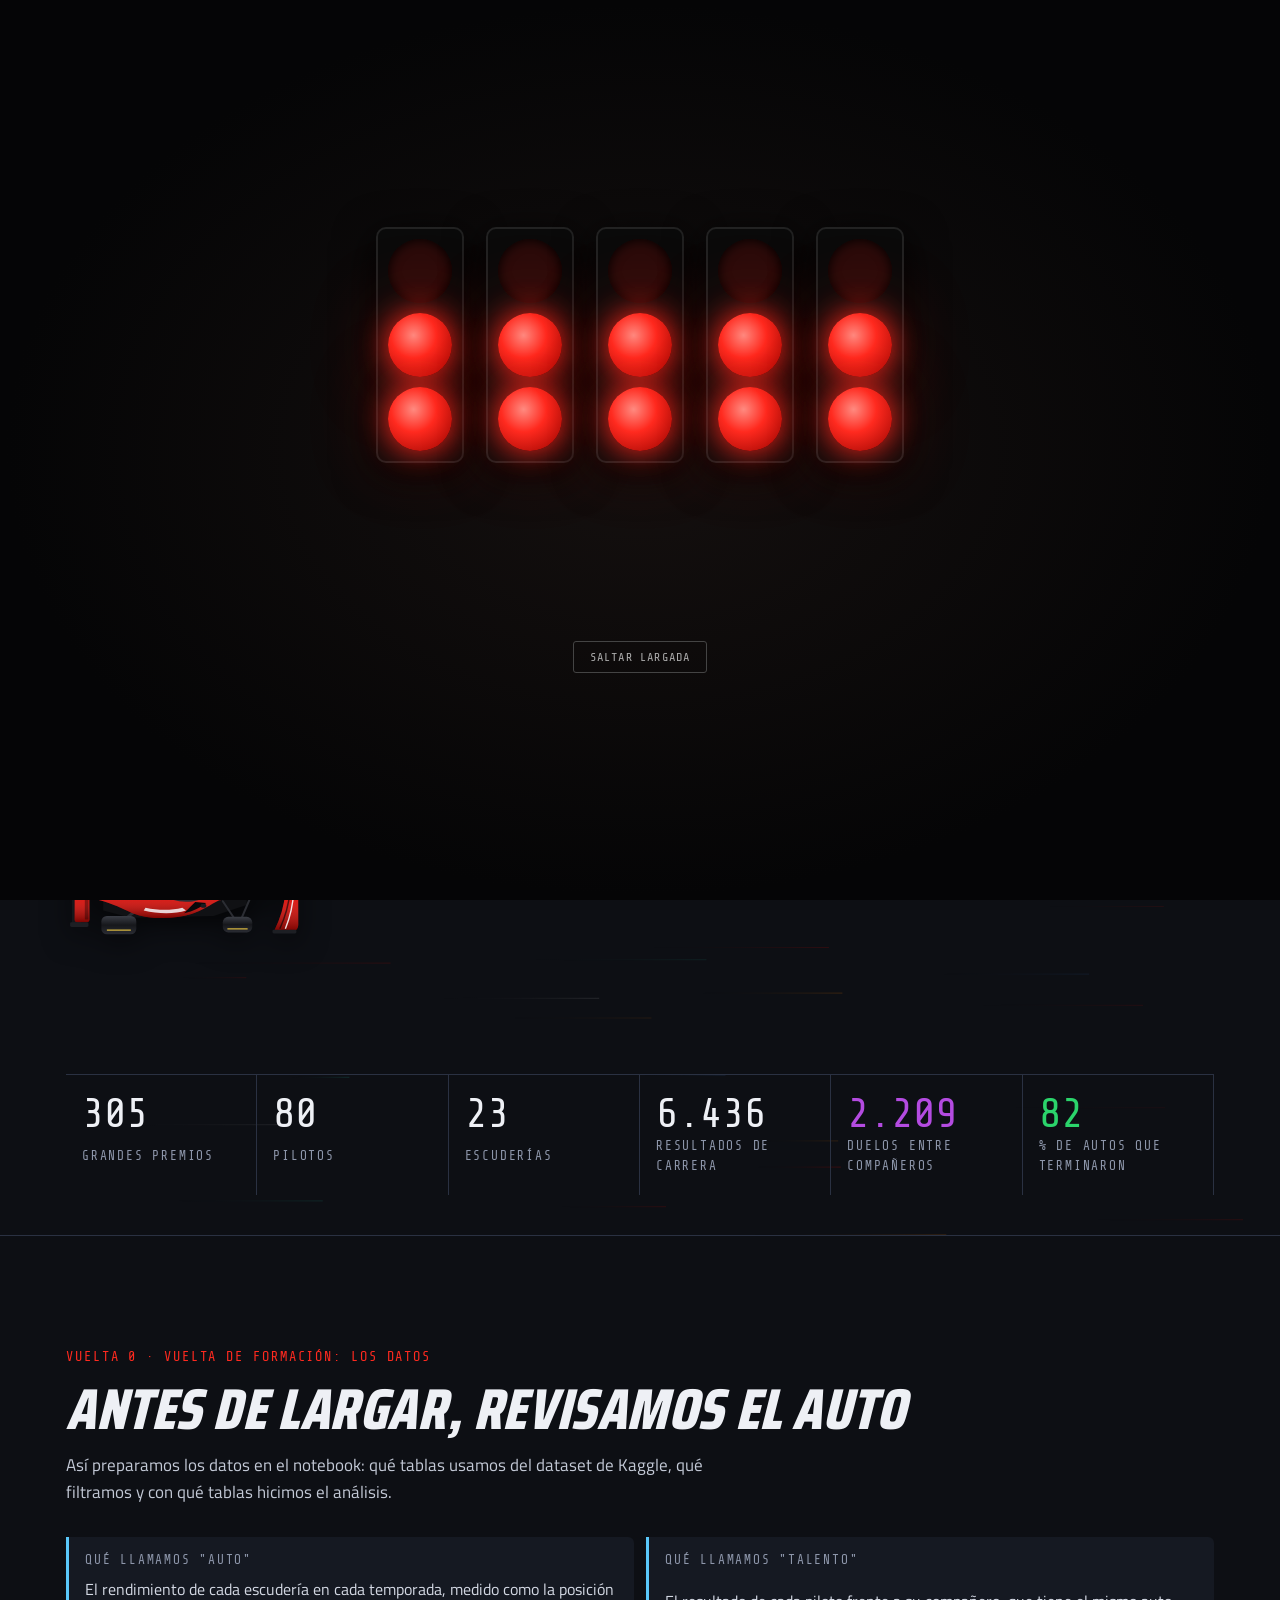
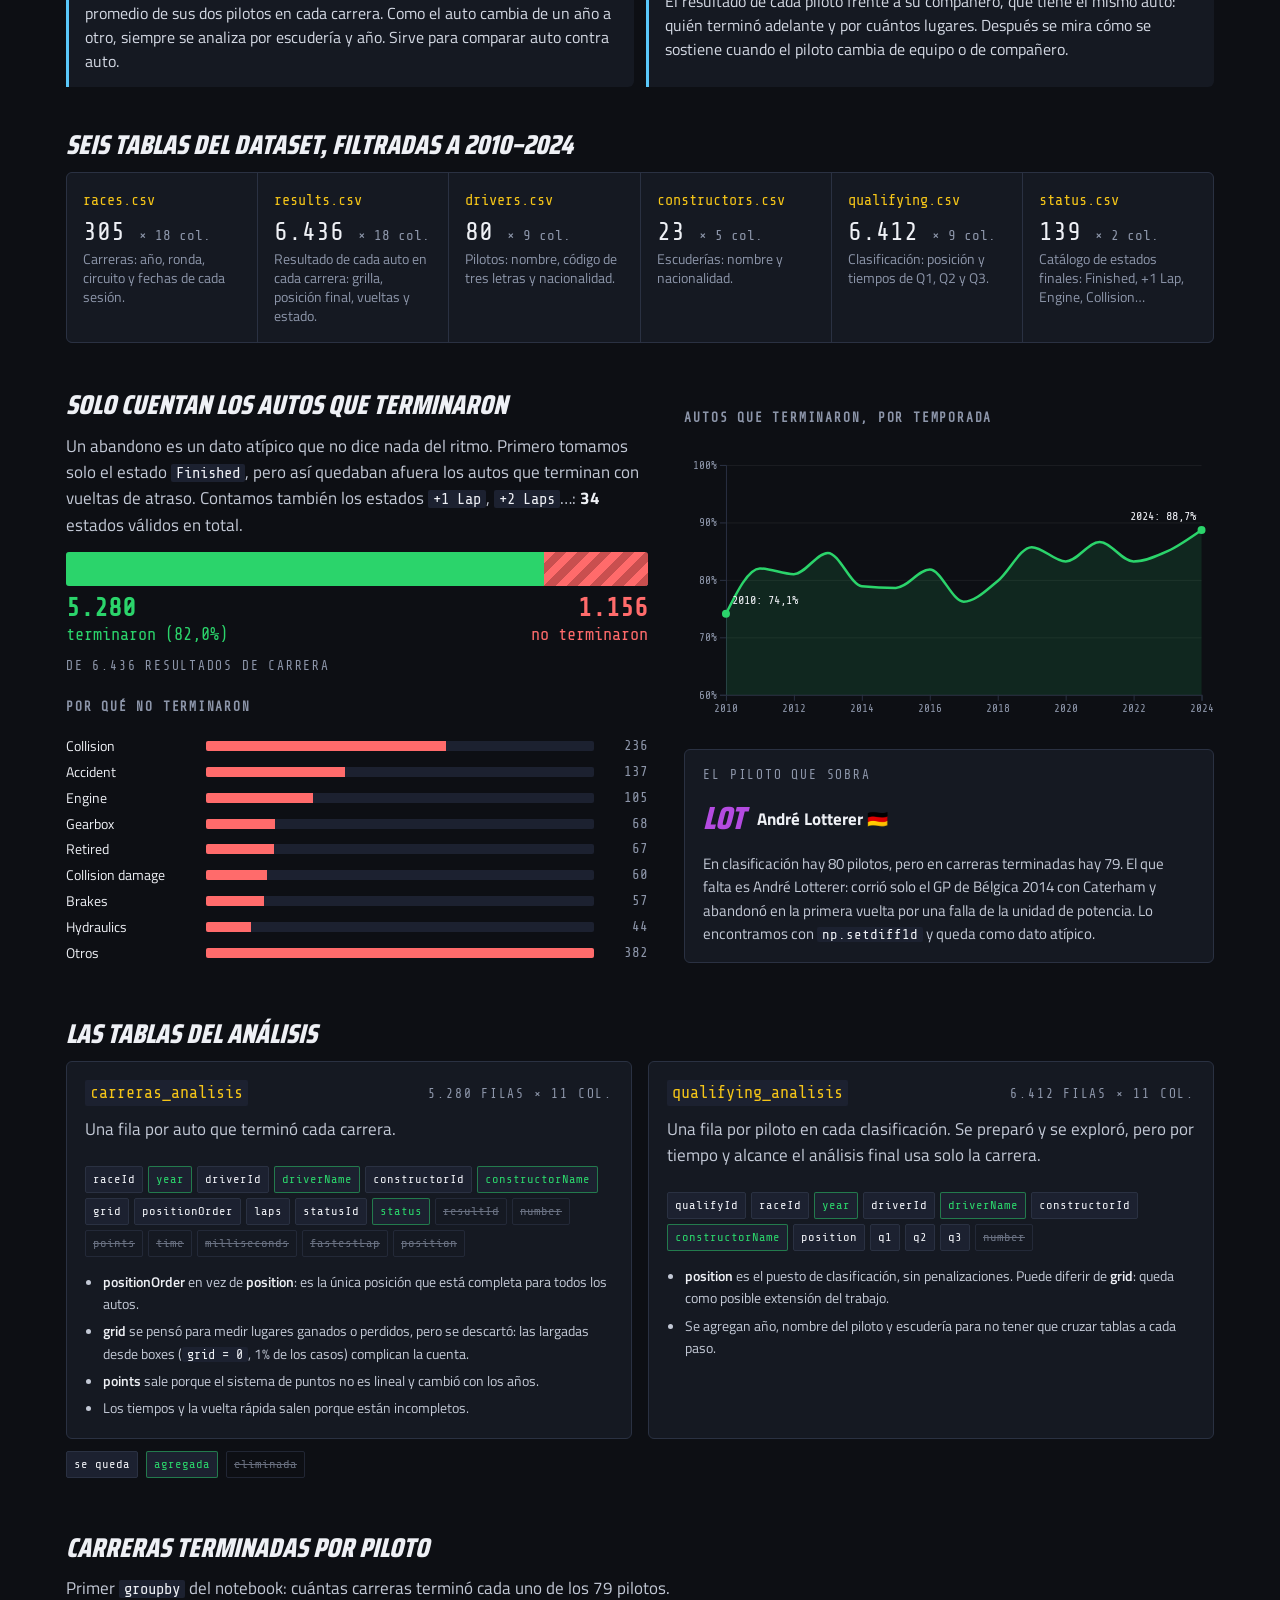
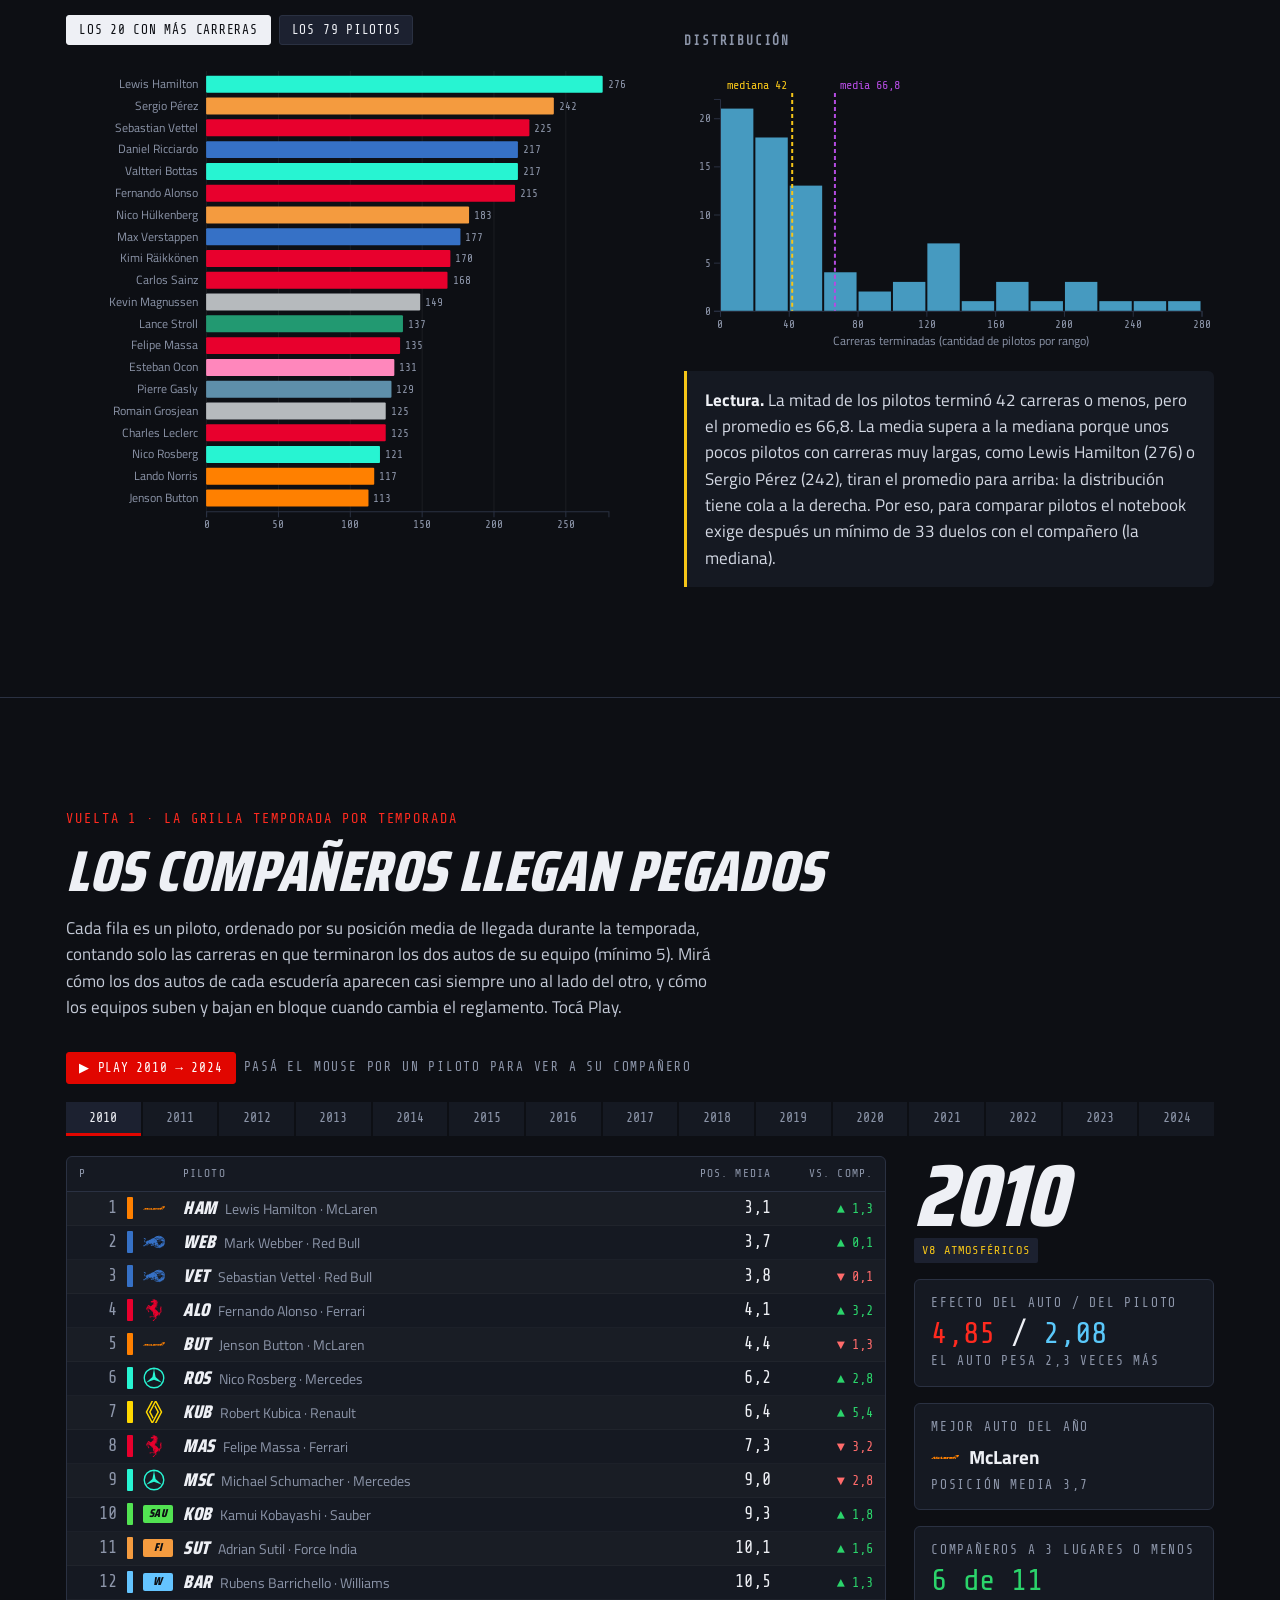
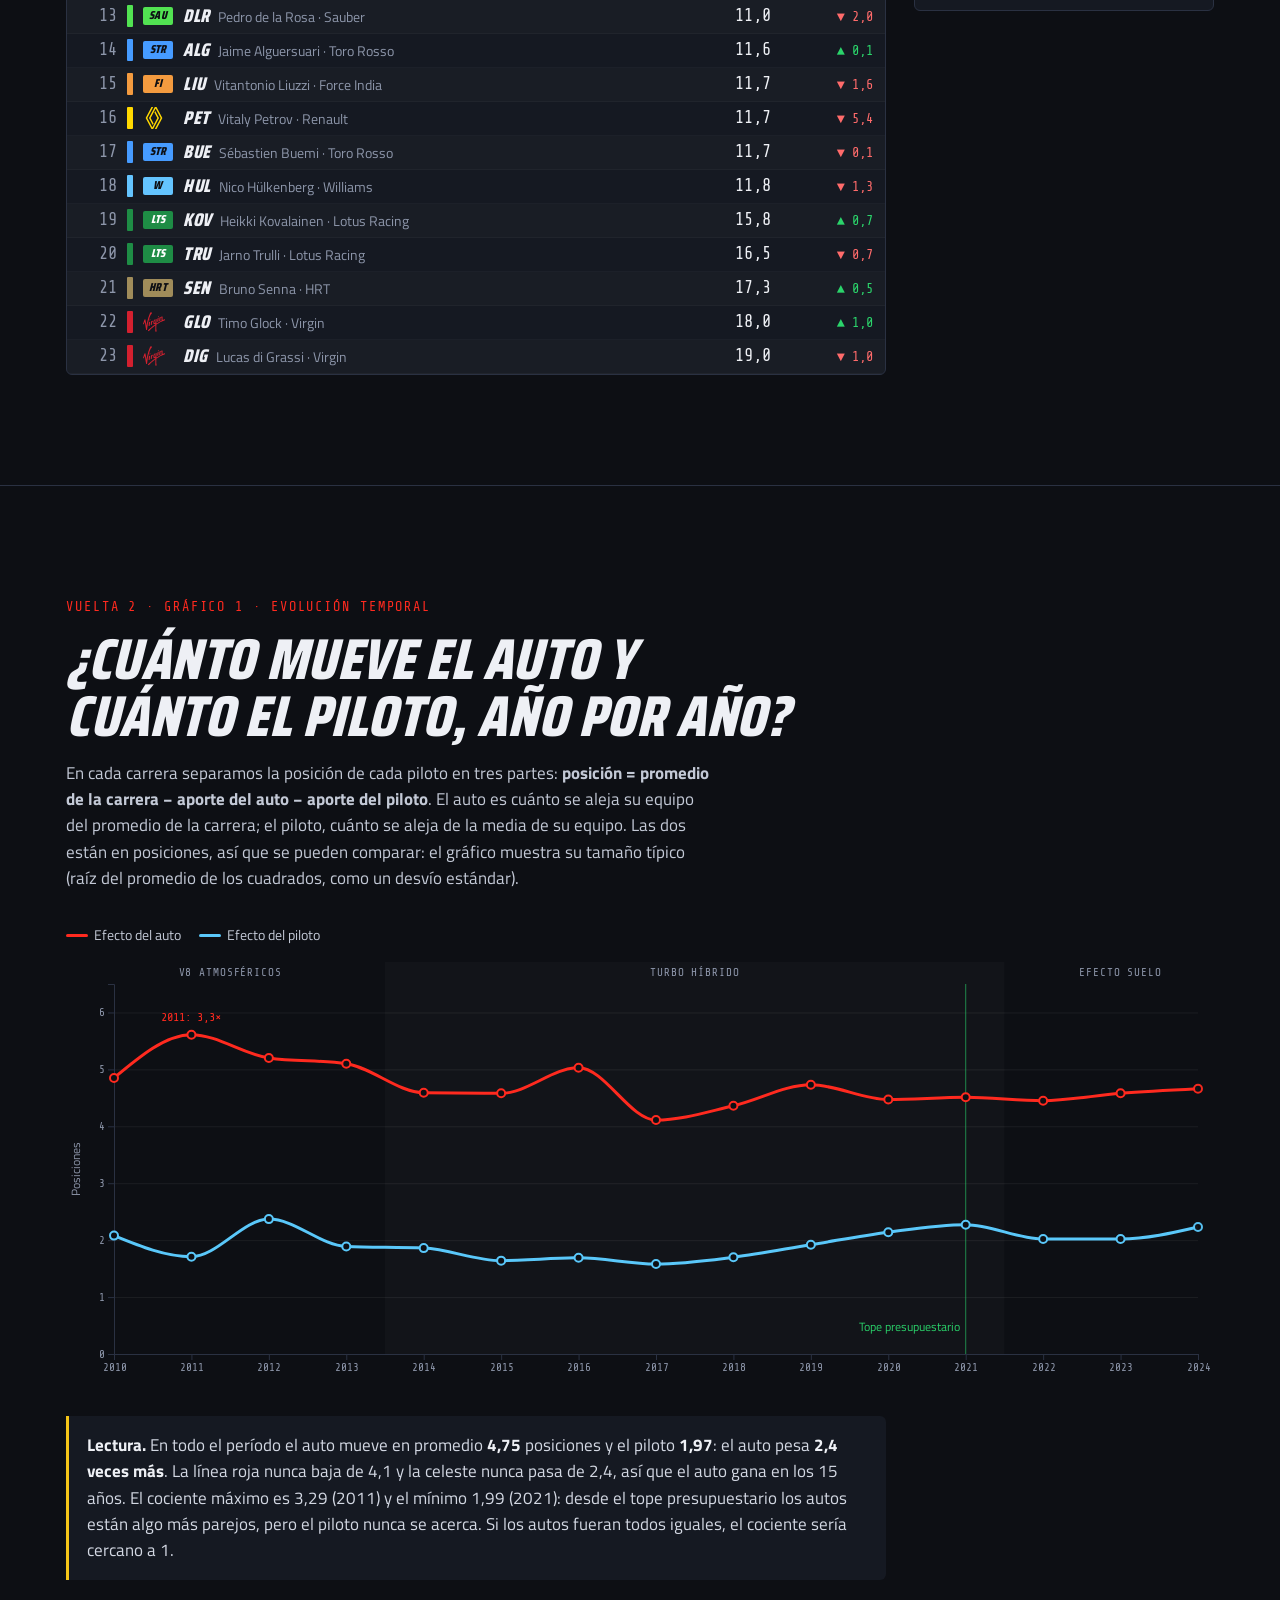
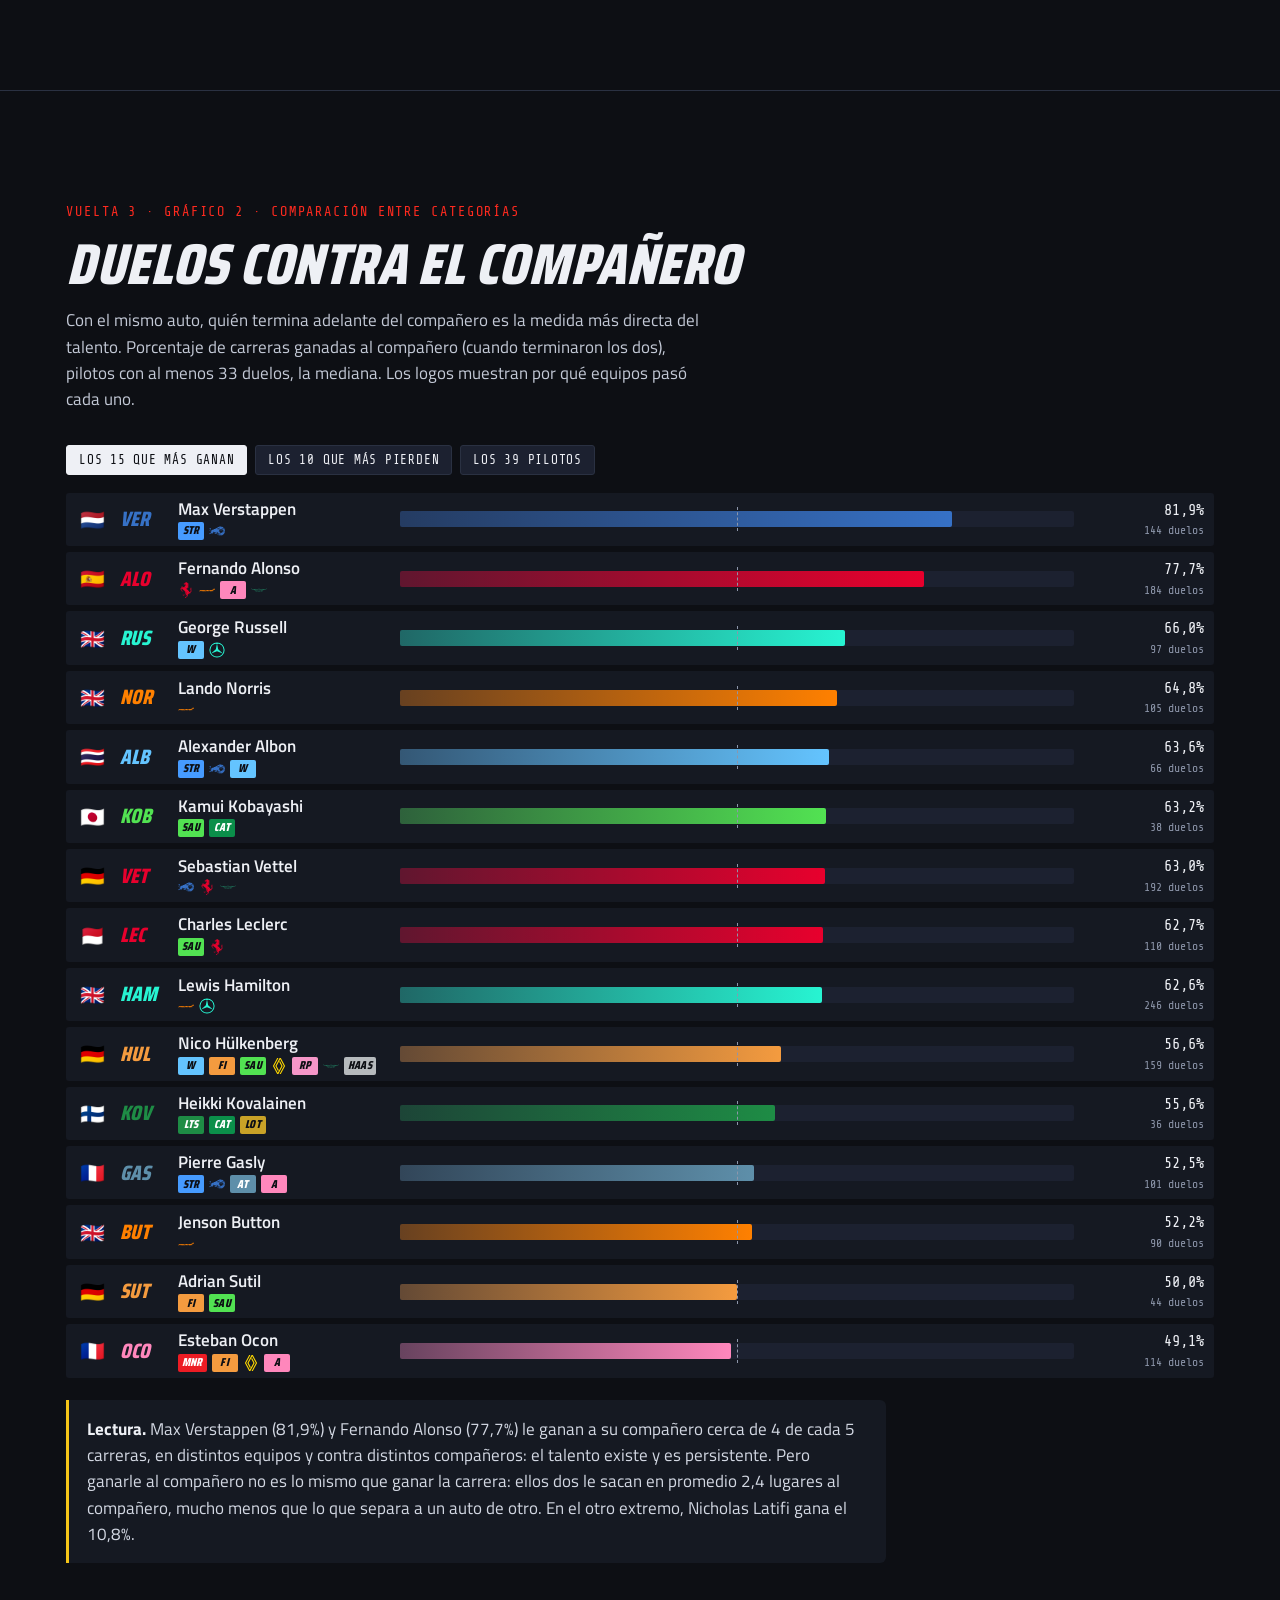
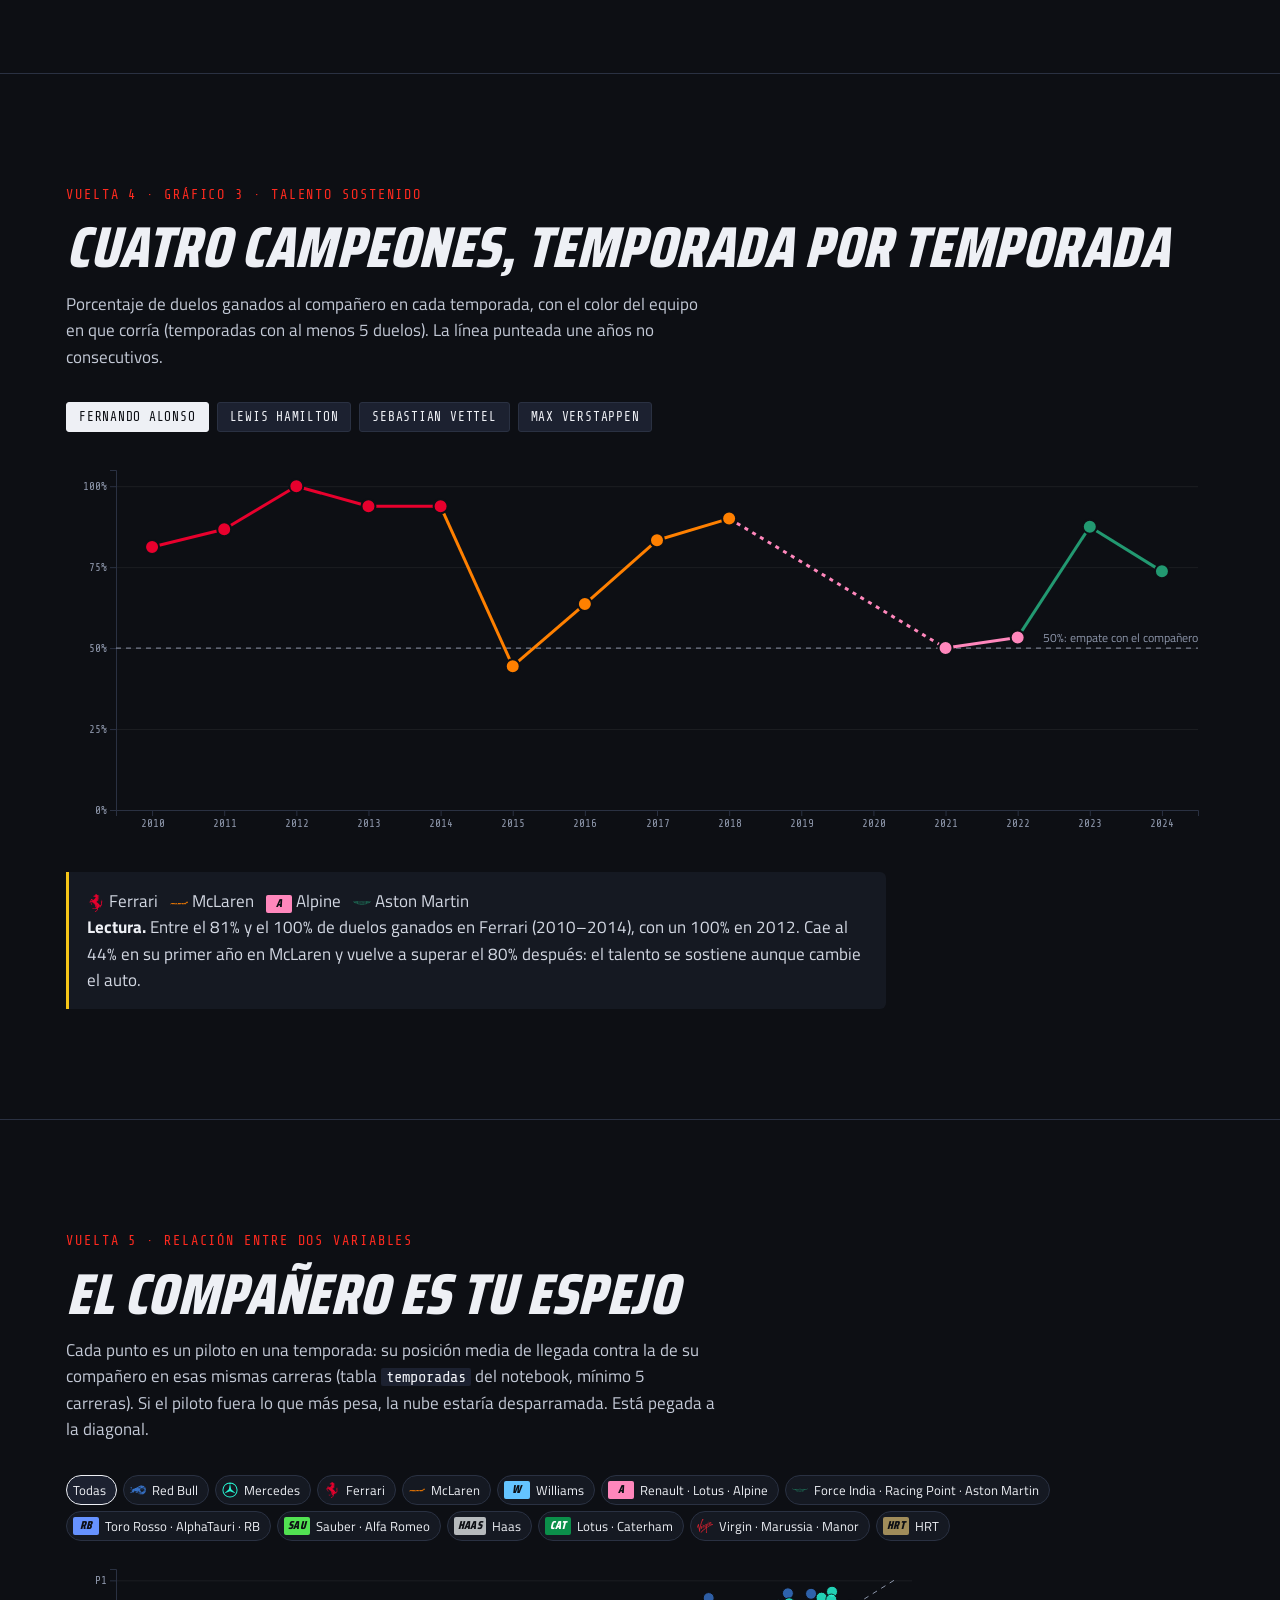
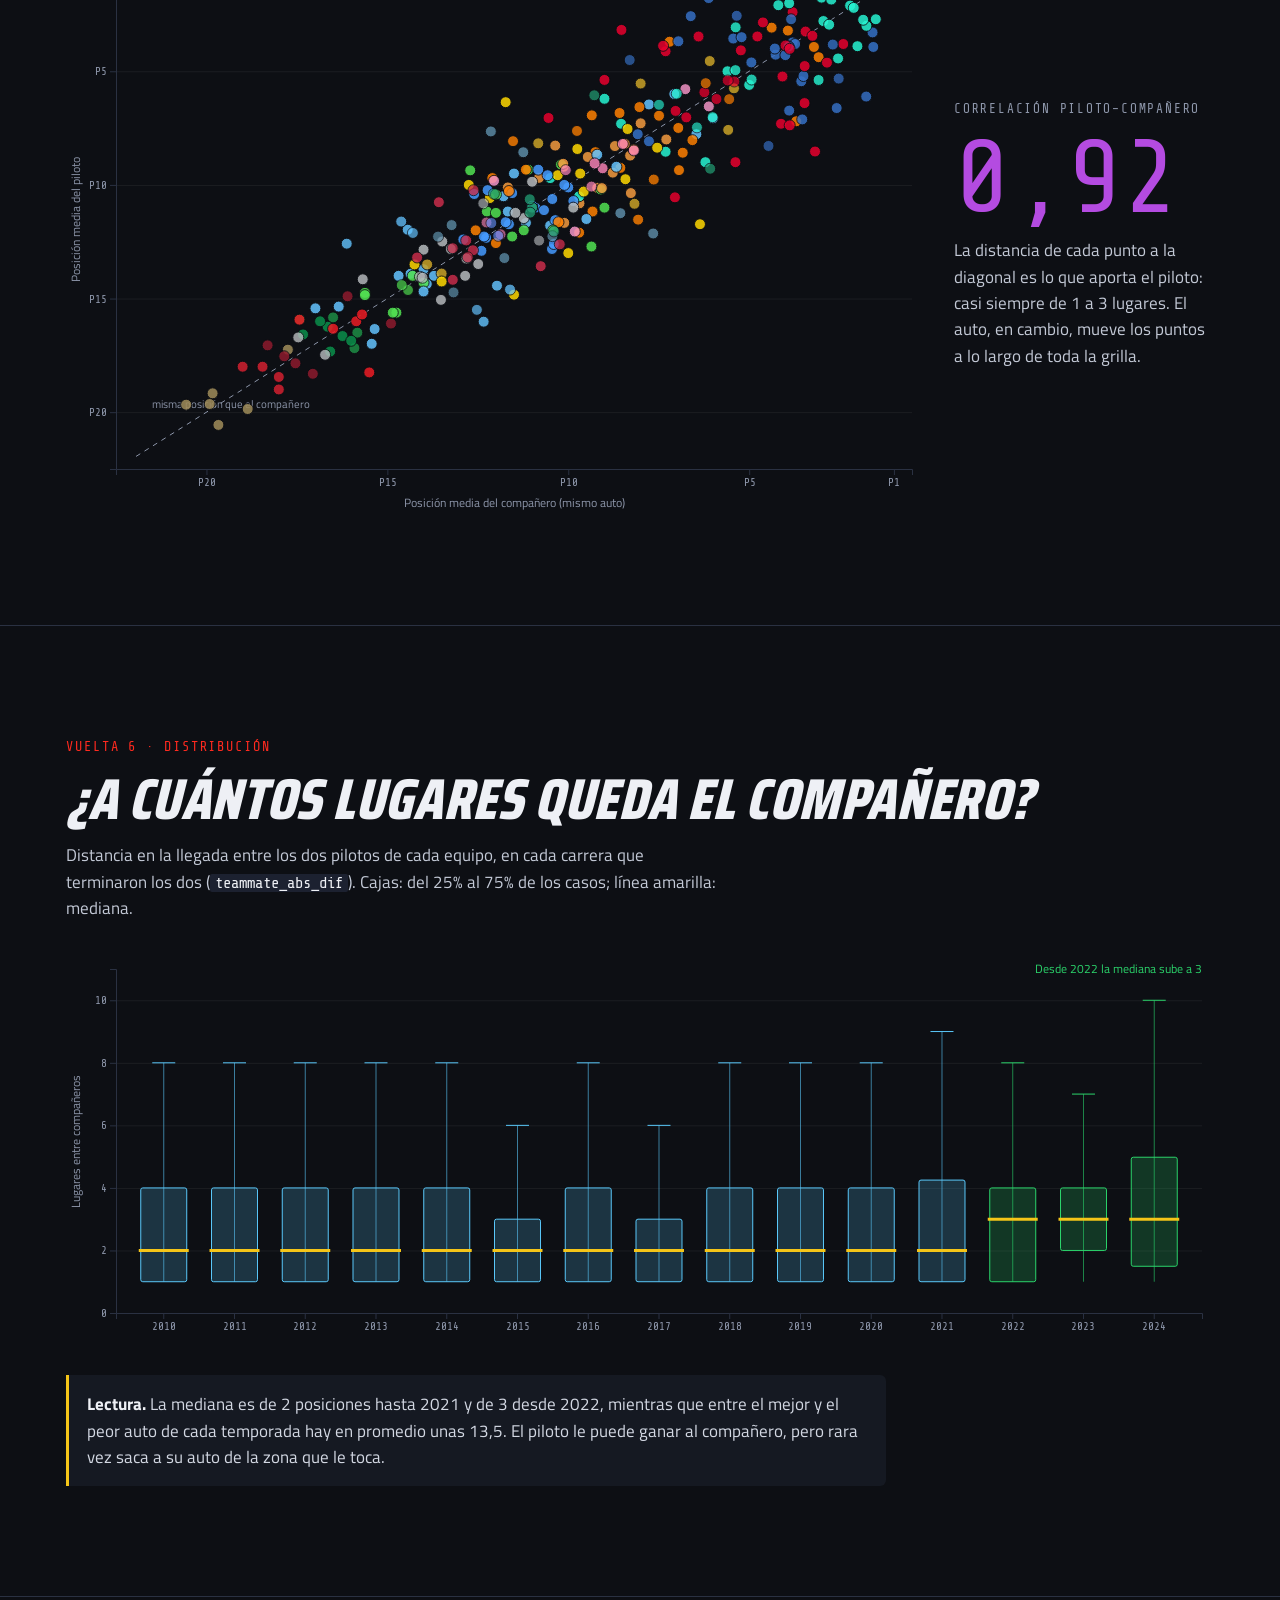
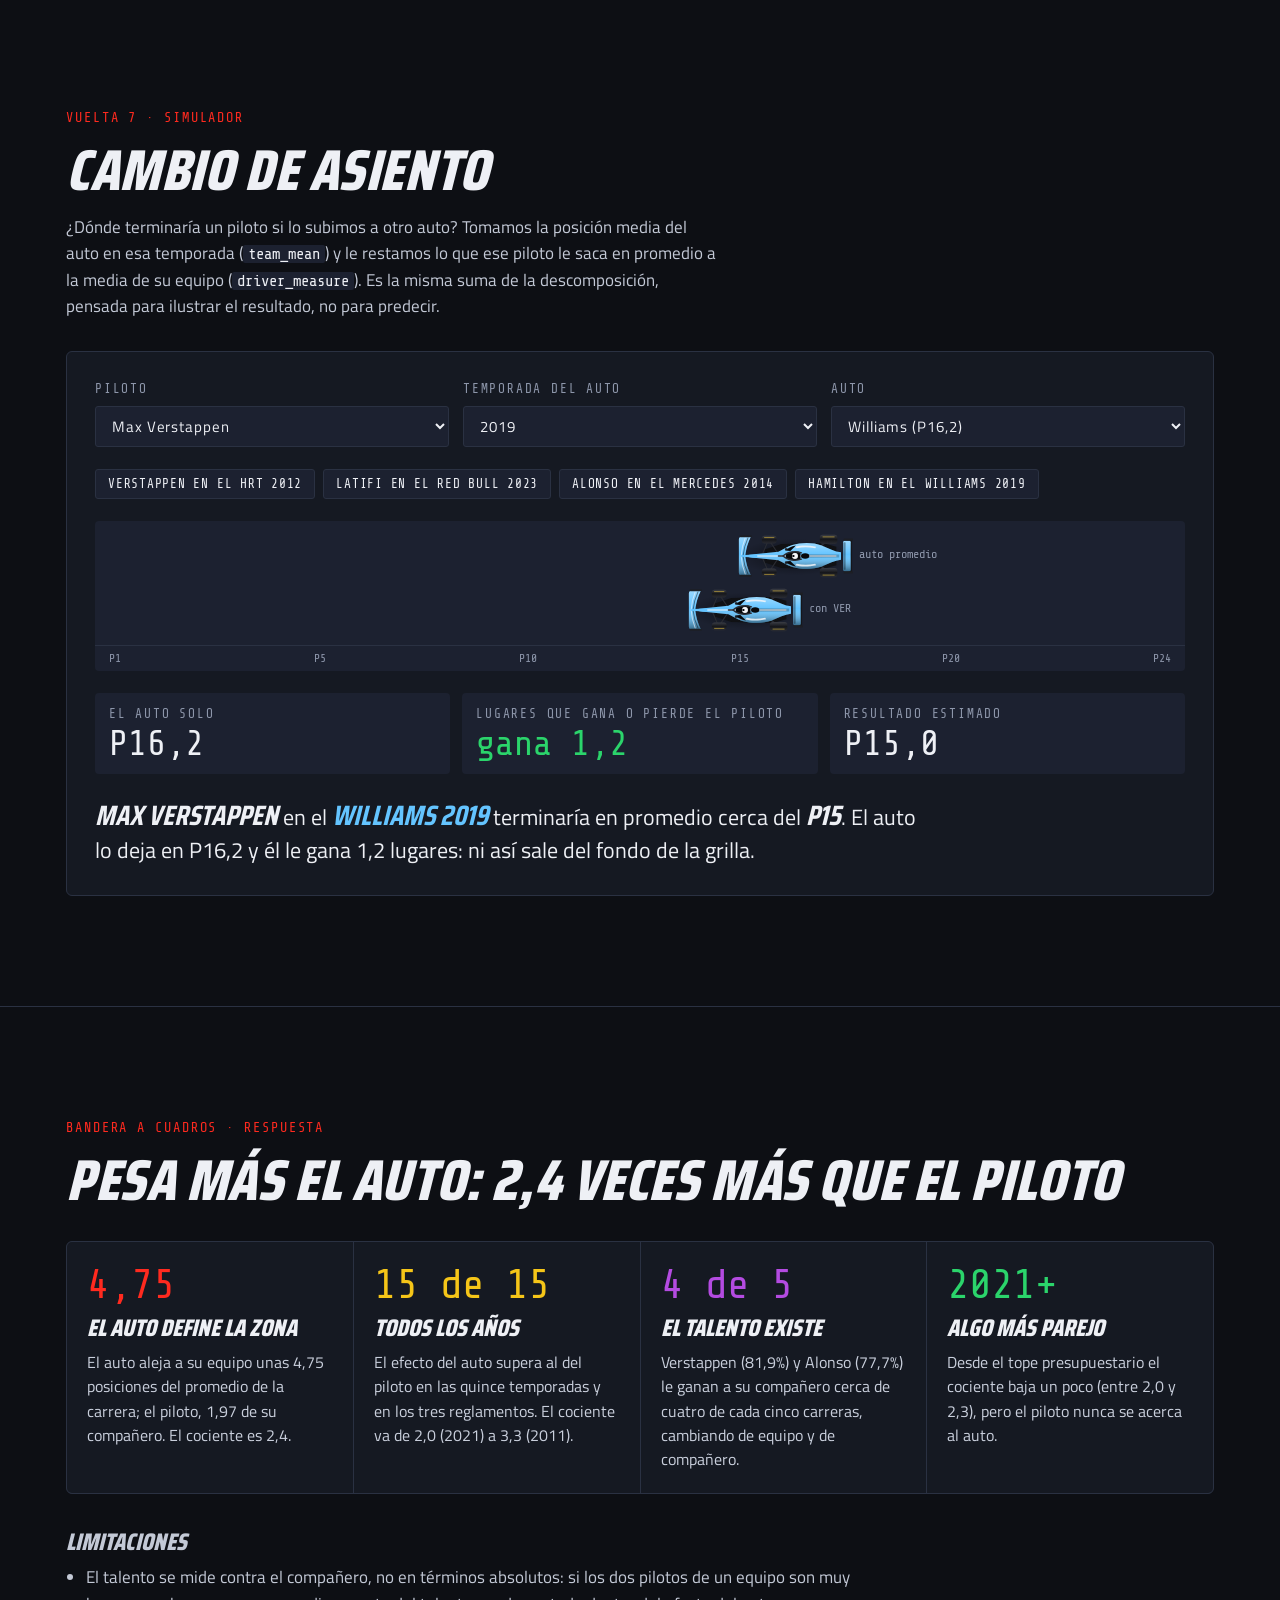
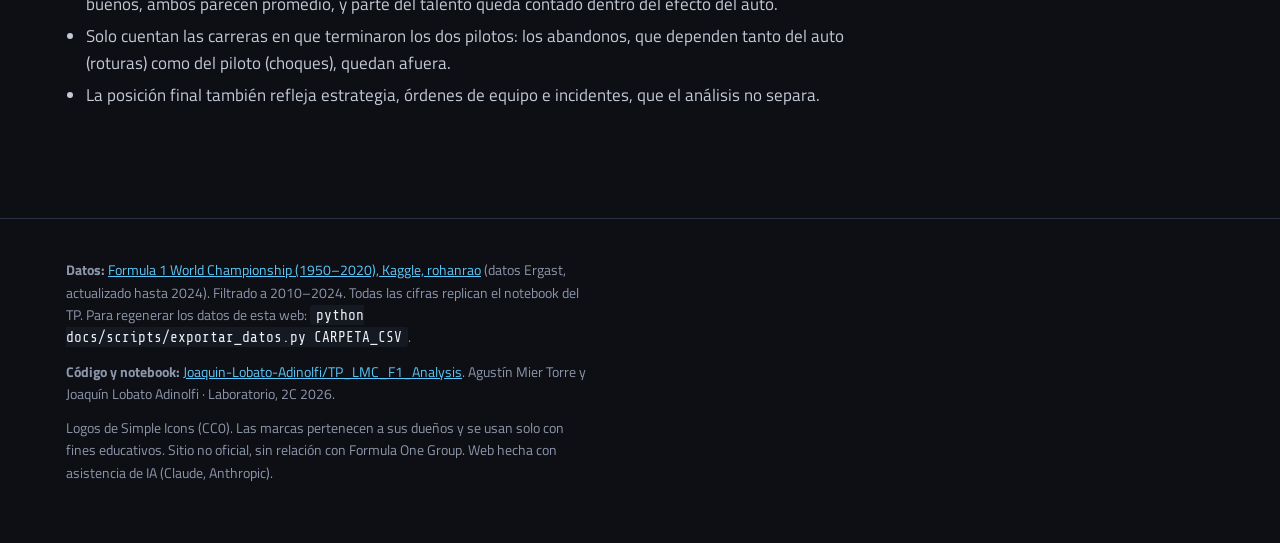
<file: docs/index.html>
<!doctype html>
<html lang="es">
<head>
<meta charset="utf-8">
<meta name="viewport" content="width=device-width, initial-scale=1, viewport-fit=cover">
<title>¿Piloto o auto?</title>
<meta name="claude:viewport-fit-sides" content="cover">
<meta name="description" content="TP de Laboratorio: ¿qué pesa más en la Fórmula 1 2010–2024, el piloto o el auto? Análisis de compañeros de equipo con el dataset de Kaggle.">
<link rel="preconnect" href="https://fonts.googleapis.com">
<link rel="preconnect" href="https://fonts.gstatic.com" crossorigin>
<link rel="stylesheet" href="https://fonts.googleapis.com/css2?family=Saira+Condensed:wght@600;800&family=Share+Tech+Mono&family=Titillium+Web:wght@400;600;700&display=swap">
<link rel="stylesheet" href="css/estilos.css">
</head>
<body>

<div class="largada" id="largada" role="dialog" aria-label="Largada">
  <div class="luces" aria-hidden="true">
    <div class="columna-luz"><div class="foco"></div><div class="foco rojo"></div><div class="foco rojo"></div></div>
    <div class="columna-luz"><div class="foco"></div><div class="foco rojo"></div><div class="foco rojo"></div></div>
    <div class="columna-luz"><div class="foco"></div><div class="foco rojo"></div><div class="foco rojo"></div></div>
    <div class="columna-luz"><div class="foco"></div><div class="foco rojo"></div><div class="foco rojo"></div></div>
    <div class="columna-luz"><div class="foco"></div><div class="foco rojo"></div><div class="foco rojo"></div></div>
  </div>
  <div class="leyenda" id="leyenda-largada"></div>
  <button class="saltar" id="saltar" type="button">Saltar largada</button>
</div>

<header class="barra">
  <div class="envoltura">
    <a class="marca" href="#inicio"><svg id="logo-f1" viewBox="0 0 24 24" aria-hidden="true"></svg>Piloto o auto</a>
    <nav aria-label="Secciones">
      <a href="#datos">Datos</a>
      <a href="#grilla">La grilla</a>
      <a href="#peso">Auto vs piloto</a>
      <a href="#duelos">Duelos</a>
      <a href="#trayectorias">Trayectorias</a>
      <a href="#espejo">Espejo</a>
      <a href="#brecha">Brecha</a>
      <a href="#simulador">Simulador</a>
      <a href="#veredicto">Veredicto</a>
    </nav>
  </div>
  <div class="progreso" id="progreso"></div>
</header>

<main>
<section class="hero" id="inicio">
  <canvas id="estelas" aria-hidden="true"></canvas>
  <div class="envoltura">
    <span class="etiqueta">TP Laboratorio · Fórmula 1 · Temporadas 2010–2024</span>
    <h1>¿Piloto<span class="o">o</span><br><span class="auto">auto?</span></h1>
    <p class="bajada">Comparamos a cada piloto con su <b>compañero de equipo</b>, que maneja el mismo auto en la misma carrera. Lo que los separa es el piloto. Lo que separa a los equipos es el auto. Con 15 temporadas de datos, la cuenta da así: <b>el auto pesa <span id="ratio-hero">2,4</span> veces más</b>.</p>
    <div class="balanza" aria-label="El auto mueve 4,75 posiciones y el piloto 1,97">
      <div class="fila-et"><span>Auto <span class="num" id="pct-auto">4,75</span> pos.</span><span>Piloto <span class="num" id="pct-piloto">1,97</span> pos.</span></div>
      <div class="pista-barra"><div class="seg-auto" id="seg-auto"></div><div class="seg-piloto"></div></div>
      <p class="nota">Efecto típico sobre la posición final: cuánto se aleja el equipo del promedio de la carrera (auto) y cuánto se aleja cada piloto de su compañero (piloto). Carreras en que terminaron los dos autos del equipo, 2010–2024.</p>
    </div>
    <div class="auto-hero" id="auto-hero" aria-hidden="true"><div class="estela"></div></div>
  </div>
  <div class="envoltura">
    <div class="tablero" id="tablero"></div>
  </div>
</section>

<section class="bloque" id="datos">
  <div class="envoltura">
    <div class="cabeza">
      <span class="vuelta">Vuelta 0 · Vuelta de formación: los datos</span>
      <h2>Antes de largar, revisamos el auto</h2>
      <p>Así preparamos los datos en el notebook: qué tablas usamos del dataset de Kaggle, qué filtramos y con qué tablas hicimos el análisis.</p>
    </div>

    <div class="definiciones">
      <div><span class="etiqueta">Qué llamamos "auto"</span><p>El rendimiento de cada escudería en cada temporada, medido como la posición promedio de sus dos pilotos en cada carrera. Como el auto cambia de un año a otro, siempre se analiza por escudería y año. Sirve para comparar auto contra auto.</p></div>
      <div><span class="etiqueta">Qué llamamos "talento"</span><p>El resultado de cada piloto frente a su compañero, que tiene el mismo auto: quién terminó adelante y por cuántos lugares. Después se mira cómo se sostiene cuando el piloto cambia de equipo o de compañero.</p></div>
    </div>

    <h3 class="sub">Seis tablas del dataset, filtradas a 2010–2024</h3>
    <div class="tablas" id="tablas"></div>

    <div class="filtro-layout">
      <div>
        <h3 class="sub">Solo cuentan los autos que terminaron</h3>
        <p class="texto">Un abandono es un dato atípico que no dice nada del ritmo. Primero tomamos solo el estado <span class="mono">Finished</span>, pero así quedaban afuera los autos que terminan con vueltas de atraso. Contamos también los estados <span class="mono">+1 Lap</span>, <span class="mono">+2 Laps</span>…: <b id="estados-validos"></b> estados válidos en total.</p>
        <div class="embudo" id="embudo"></div>
        <h4 class="etiqueta" style="margin-top:22px">Por qué no terminaron</h4>
        <div class="motivos" id="motivos"></div>
      </div>
      <div>
        <h4 class="etiqueta">Autos que terminaron, por temporada</h4>
        <div class="grafico" id="g-terminaron"></div>
        <div class="atipico" id="atipico"></div>
      </div>
    </div>

    <h3 class="sub" style="margin-top:56px">Las tablas del análisis</h3>
    <div class="tablas-finales">
      <div class="tabla-final">
        <div class="tf-cab"><span class="mono">carreras_analisis</span><span class="etiqueta" id="tf-carreras"></span></div>
        <p class="texto">Una fila por auto que terminó cada carrera.</p>
        <div class="columnas">
          <span class="col si">raceId</span><span class="col si nueva">year</span><span class="col si">driverId</span><span class="col si nueva">driverName</span><span class="col si">constructorId</span><span class="col si nueva">constructorName</span><span class="col si">grid</span><span class="col si">positionOrder</span><span class="col si">laps</span><span class="col si">statusId</span><span class="col si nueva">status</span>
          <span class="col no">resultId</span><span class="col no">number</span><span class="col no">points</span><span class="col no">time</span><span class="col no">milliseconds</span><span class="col no">fastestLap</span><span class="col no">position</span>
        </div>
        <ul class="razones">
          <li><b>positionOrder</b> en vez de <b>position</b>: es la única posición que está completa para todos los autos.</li>
          <li><b>grid</b> se pensó para medir lugares ganados o perdidos, pero se descartó: las largadas desde boxes (<span class="mono">grid = 0</span>, 1% de los casos) complican la cuenta.</li>
          <li><b>points</b> sale porque el sistema de puntos no es lineal y cambió con los años.</li>
          <li>Los tiempos y la vuelta rápida salen porque están incompletos.</li>
        </ul>
      </div>
      <div class="tabla-final">
        <div class="tf-cab"><span class="mono">qualifying_analisis</span><span class="etiqueta" id="tf-quali"></span></div>
        <p class="texto">Una fila por piloto en cada clasificación. Se preparó y se exploró, pero por tiempo y alcance el análisis final usa solo la carrera.</p>
        <div class="columnas">
          <span class="col si">qualifyId</span><span class="col si">raceId</span><span class="col si nueva">year</span><span class="col si">driverId</span><span class="col si nueva">driverName</span><span class="col si">constructorId</span><span class="col si nueva">constructorName</span><span class="col si">position</span><span class="col si">q1</span><span class="col si">q2</span><span class="col si">q3</span>
          <span class="col no">number</span>
        </div>
        <ul class="razones">
          <li><b>position</b> es el puesto de clasificación, sin penalizaciones. Puede diferir de <b>grid</b>: queda como posible extensión del trabajo.</li>
          <li>Se agregan año, nombre del piloto y escudería para no tener que cruzar tablas a cada paso.</li>
        </ul>
      </div>
    </div>
    <p class="leyenda-cols"><span class="col si">se queda</span> <span class="col si nueva">agregada</span> <span class="col no">eliminada</span></p>

    <h3 class="sub" style="margin-top:56px">Carreras terminadas por piloto</h3>
    <p class="texto">Primer <span class="mono">groupby</span> del notebook: cuántas carreras terminó cada uno de los <span id="n-pilotos"></span> pilotos.</p>
    <div class="carreras-layout">
      <div>
        <div class="controles" role="group" aria-label="Cantidad de pilotos">
          <button class="boton" type="button" data-cp="20" aria-pressed="true">Los 20 con más carreras</button>
          <button class="boton" type="button" data-cp="todos" aria-pressed="false">Los 79 pilotos</button>
        </div>
        <div class="grafico" id="g-carreras"></div>
      </div>
      <div>
        <h4 class="etiqueta">Distribución</h4>
        <div class="grafico" id="g-histo"></div>
        <p class="lectura" id="lectura-carreras"></p>
      </div>
    </div>
  </div>
</section>


<section class="bloque" id="grilla">
  <div class="envoltura">
    <div class="cabeza">
      <span class="vuelta">Vuelta 1 · La grilla temporada por temporada</span>
      <h2>Los compañeros llegan pegados</h2>
      <p>Cada fila es un piloto, ordenado por su posición media de llegada durante la temporada, contando solo las carreras en que terminaron los dos autos de su equipo (mínimo 5). Mirá cómo los dos autos de cada escudería aparecen casi siempre uno al lado del otro, y cómo los equipos suben y bajan en bloque cuando cambia el reglamento. Tocá Play.</p>
    </div>
    <div class="controles">
      <button class="boton rojo" id="play" type="button">▶ Play 2010 → 2024</button>
      <span class="etiqueta">Pasá el mouse por un piloto para ver a su compañero</span>
    </div>
    <div class="anios" id="anios" role="group" aria-label="Elegir temporada"></div>
    <div class="torre-layout" style="margin-top:16px">
      <div class="torre" id="torre">
        <div class="encab"><span>P</span><span></span><span></span><span>Piloto</span><span style="text-align:right">Pos. media</span><span style="text-align:right">vs. comp.</span></div>
        <div class="filas" id="filas"></div>
      </div>
      <aside class="panel-anio" id="panel-anio" aria-live="polite"></aside>
    </div>
  </div>
</section>

<section class="bloque" id="peso">
  <div class="envoltura">
    <div class="cabeza">
      <span class="vuelta">Vuelta 2 · Gráfico 1 · Evolución temporal</span>
      <h2>¿Cuánto mueve el auto y cuánto el piloto, año por año?</h2>
      <p>En cada carrera separamos la posición de cada piloto en tres partes: <b>posición = promedio de la carrera − aporte del auto − aporte del piloto</b>. El auto es cuánto se aleja su equipo del promedio de la carrera; el piloto, cuánto se aleja de la media de su equipo. Las dos están en posiciones, así que se pueden comparar: el gráfico muestra su tamaño típico (raíz del promedio de los cuadrados, como un desvío estándar).</p>
    </div>
    <div class="leyenda-graf"><span><i style="background:var(--rojo-luz)"></i>Efecto del auto</span><span><i style="background:var(--celeste)"></i>Efecto del piloto</span></div>
    <div class="grafico" id="g-peso"></div>
    <p class="lectura" id="lectura-peso"></p>
  </div>
</section>

<section class="bloque" id="duelos">
  <div class="envoltura">
    <div class="cabeza">
      <span class="vuelta">Vuelta 3 · Gráfico 2 · Comparación entre categorías</span>
      <h2>Duelos contra el compañero</h2>
      <p>Con el mismo auto, quién termina adelante del compañero es la medida más directa del talento. Porcentaje de carreras ganadas al compañero (cuando terminaron los dos), pilotos con al menos 33 duelos, la mediana. Los logos muestran por qué equipos pasó cada uno.</p>
    </div>
    <div class="controles" role="group" aria-label="Filtrar duelos">
      <button class="boton" type="button" data-duelos="top" aria-pressed="true">Los 15 que más ganan</button>
      <button class="boton" type="button" data-duelos="fondo" aria-pressed="false">Los 10 que más pierden</button>
      <button class="boton" type="button" data-duelos="todos" aria-pressed="false">Los 39 pilotos</button>
    </div>
    <div class="duelos" id="lista-duelos"></div>
    <p class="lectura" id="lectura-duelos"></p>
  </div>
</section>

<section class="bloque" id="trayectorias">
  <div class="envoltura">
    <div class="cabeza">
      <span class="vuelta">Vuelta 4 · Gráfico 3 · Talento sostenido</span>
      <h2>Cuatro campeones, temporada por temporada</h2>
      <p>Porcentaje de duelos ganados al compañero en cada temporada, con el color del equipo en que corría (temporadas con al menos 5 duelos). La línea punteada une años no consecutivos.</p>
    </div>
    <div class="controles" id="tray-pilotos" role="group" aria-label="Elegir piloto"></div>
    <div class="grafico" id="g-tray"></div>
    <p class="lectura" id="lectura-tray"></p>
  </div>
</section>

<section class="bloque" id="espejo">
  <div class="envoltura">
    <div class="cabeza">
      <span class="vuelta">Vuelta 5 · Relación entre dos variables</span>
      <h2>El compañero es tu espejo</h2>
      <p>Cada punto es un piloto en una temporada: su posición media de llegada contra la de su compañero en esas mismas carreras (tabla <span class="mono">temporadas</span> del notebook, mínimo 5 carreras). Si el piloto fuera lo que más pesa, la nube estaría desparramada. Está pegada a la diagonal.</p>
    </div>
    <div class="filtros-equipo" id="filtros-equipo" role="group" aria-label="Resaltar escudería"></div>
    <div class="dispersion-layout">
      <div class="grafico" id="g-dispersion"></div>
      <div style="display:grid;gap:12px">
        <span class="etiqueta">Correlación piloto–compañero</span>
        <div class="r-grande" id="r-grande">0,92</div>
        <p style="color:#c3c9d6">La distancia de cada punto a la diagonal es lo que aporta el piloto: casi siempre de 1 a 3 lugares. El auto, en cambio, mueve los puntos a lo largo de toda la grilla.</p>
      </div>
    </div>
  </div>
</section>

<section class="bloque" id="brecha">
  <div class="envoltura">
    <div class="cabeza">
      <span class="vuelta">Vuelta 6 · Distribución</span>
      <h2>¿A cuántos lugares queda el compañero?</h2>
      <p>Distancia en la llegada entre los dos pilotos de cada equipo, en cada carrera que terminaron los dos (<span class="mono">teammate_abs_dif</span>). Cajas: del 25% al 75% de los casos; línea amarilla: mediana.</p>
    </div>
    <div class="grafico" id="g-brecha"></div>
    <p class="lectura"><b>Lectura.</b> La mediana es de 2 posiciones hasta 2021 y de 3 desde 2022, mientras que entre el mejor y el peor auto de cada temporada hay en promedio unas 13,5. El piloto le puede ganar al compañero, pero rara vez saca a su auto de la zona que le toca.</p>
  </div>
</section>

<section class="bloque" id="simulador">
  <div class="envoltura">
    <div class="cabeza">
      <span class="vuelta">Vuelta 7 · Simulador</span>
      <h2>Cambio de asiento</h2>
      <p>¿Dónde terminaría un piloto si lo subimos a otro auto? Tomamos la posición media del auto en esa temporada (<span class="mono">team_mean</span>) y le restamos lo que ese piloto le saca en promedio a la media de su equipo (<span class="mono">driver_measure</span>). Es la misma suma de la descomposición, pensada para ilustrar el resultado, no para predecir.</p>
    </div>
    <div class="simulador">
      <div class="sim-controles">
        <label for="sim-piloto"><span class="etiqueta">Piloto</span><select class="boton" id="sim-piloto"></select></label>
        <label for="sim-anio"><span class="etiqueta">Temporada del auto</span><select class="boton" id="sim-anio"></select></label>
        <label for="sim-equipo"><span class="etiqueta">Auto</span><select class="boton" id="sim-equipo"></select></label>
      </div>
      <div class="presets" id="presets"></div>
      <div class="recta" id="recta">
        <div class="carril a"><div class="coche" id="coche-auto"></div><span class="rotulo" id="rot-auto"></span></div>
        <div class="carril b"><div class="coche" id="coche-piloto"></div><span class="rotulo" id="rot-piloto"></span></div>
        <div class="marcas" id="marcas"></div>
      </div>
      <div class="sim-cifras">
        <div><span class="etiqueta">El auto solo</span><span class="num" id="c-auto"></span></div>
        <div><span class="etiqueta">Lugares que gana o pierde el piloto</span><span class="num" id="c-piloto"></span></div>
        <div><span class="etiqueta">Resultado estimado</span><span class="num" id="c-total"></span></div>
      </div>
      <p class="veredicto" id="sim-texto"></p>
    </div>
  </div>
</section>

<section class="bloque" id="veredicto">
  <div class="envoltura">
    <div class="cabeza">
      <span class="vuelta">Bandera a cuadros · Respuesta</span>
      <h2>Pesa más el auto: 2,4 veces más que el piloto</h2>
    </div>
    <div class="hallazgos">
      <div><span class="cifra" style="color:var(--rojo-luz)">4,75</span><h3>El auto define la zona</h3><p>El auto aleja a su equipo unas 4,75 posiciones del promedio de la carrera; el piloto, 1,97 de su compañero. El cociente es 2,4.</p></div>
      <div><span class="cifra" style="color:var(--amarillo)">15 de 15</span><h3>Todos los años</h3><p>El efecto del auto supera al del piloto en las quince temporadas y en los tres reglamentos. El cociente va de 2,0 (2021) a 3,3 (2011).</p></div>
      <div><span class="cifra" style="color:var(--morado)">4 de 5</span><h3>El talento existe</h3><p>Verstappen (81,9%) y Alonso (77,7%) le ganan a su compañero cerca de cuatro de cada cinco carreras, cambiando de equipo y de compañero.</p></div>
      <div><span class="cifra" style="color:var(--verde)">2021+</span><h3>Algo más parejo</h3><p>Desde el tope presupuestario el cociente baja un poco (entre 2,0 y 2,3), pero el piloto nunca se acerca al auto.</p></div>
    </div>
    <div class="limites">
      <h3>Limitaciones</h3>
      <ul>
        <li>El talento se mide contra el compañero, no en términos absolutos: si los dos pilotos de un equipo son muy buenos, ambos parecen promedio, y parte del talento queda contado dentro del efecto del auto.</li>
        <li>Solo cuentan las carreras en que terminaron los dos pilotos: los abandonos, que dependen tanto del auto (roturas) como del piloto (choques), quedan afuera.</li>
        <li>La posición final también refleja estrategia, órdenes de equipo e incidentes, que el análisis no separa.</li>
      </ul>
    </div>
  </div>
</section>
</main>

<footer>
  <div class="envoltura">
    <p><b>Datos:</b> <a href="https://www.kaggle.com/datasets/rohanrao/formula-1-world-championship-1950-2020" target="_blank" rel="noopener">Formula 1 World Championship (1950–2020), Kaggle, rohanrao</a> (datos Ergast, actualizado hasta 2024). Filtrado a 2010–2024. Todas las cifras replican el notebook del TP. Para regenerar los datos de esta web: <code>python docs/scripts/exportar_datos.py CARPETA_CSV</code>.</p>
    <p><b>Código y notebook:</b> <a href="https://github.com/Joaquin-Lobato-Adinolfi/TP_LMC_F1_Analysis" target="_blank" rel="noopener">Joaquin-Lobato-Adinolfi/TP_LMC_F1_Analysis</a>. Agustín Mier Torre y Joaquín Lobato Adinolfi · Laboratorio, 2C 2026.</p>
    <p>Logos de Simple Icons (CC0). Las marcas pertenecen a sus dueños y se usan solo con fines educativos. Sitio no oficial, sin relación con Formula One Group. Web hecha con asistencia de IA (Claude, Anthropic).</p>
  </div>
</footer>

<script src="vendor/d3.min.js"></script>
<script src="data/f1_data.js"></script>
<script src="js/equipos.js"></script>
<script src="js/auto.js"></script>
<script src="js/app.js"></script>
</body>
</html>
</file>
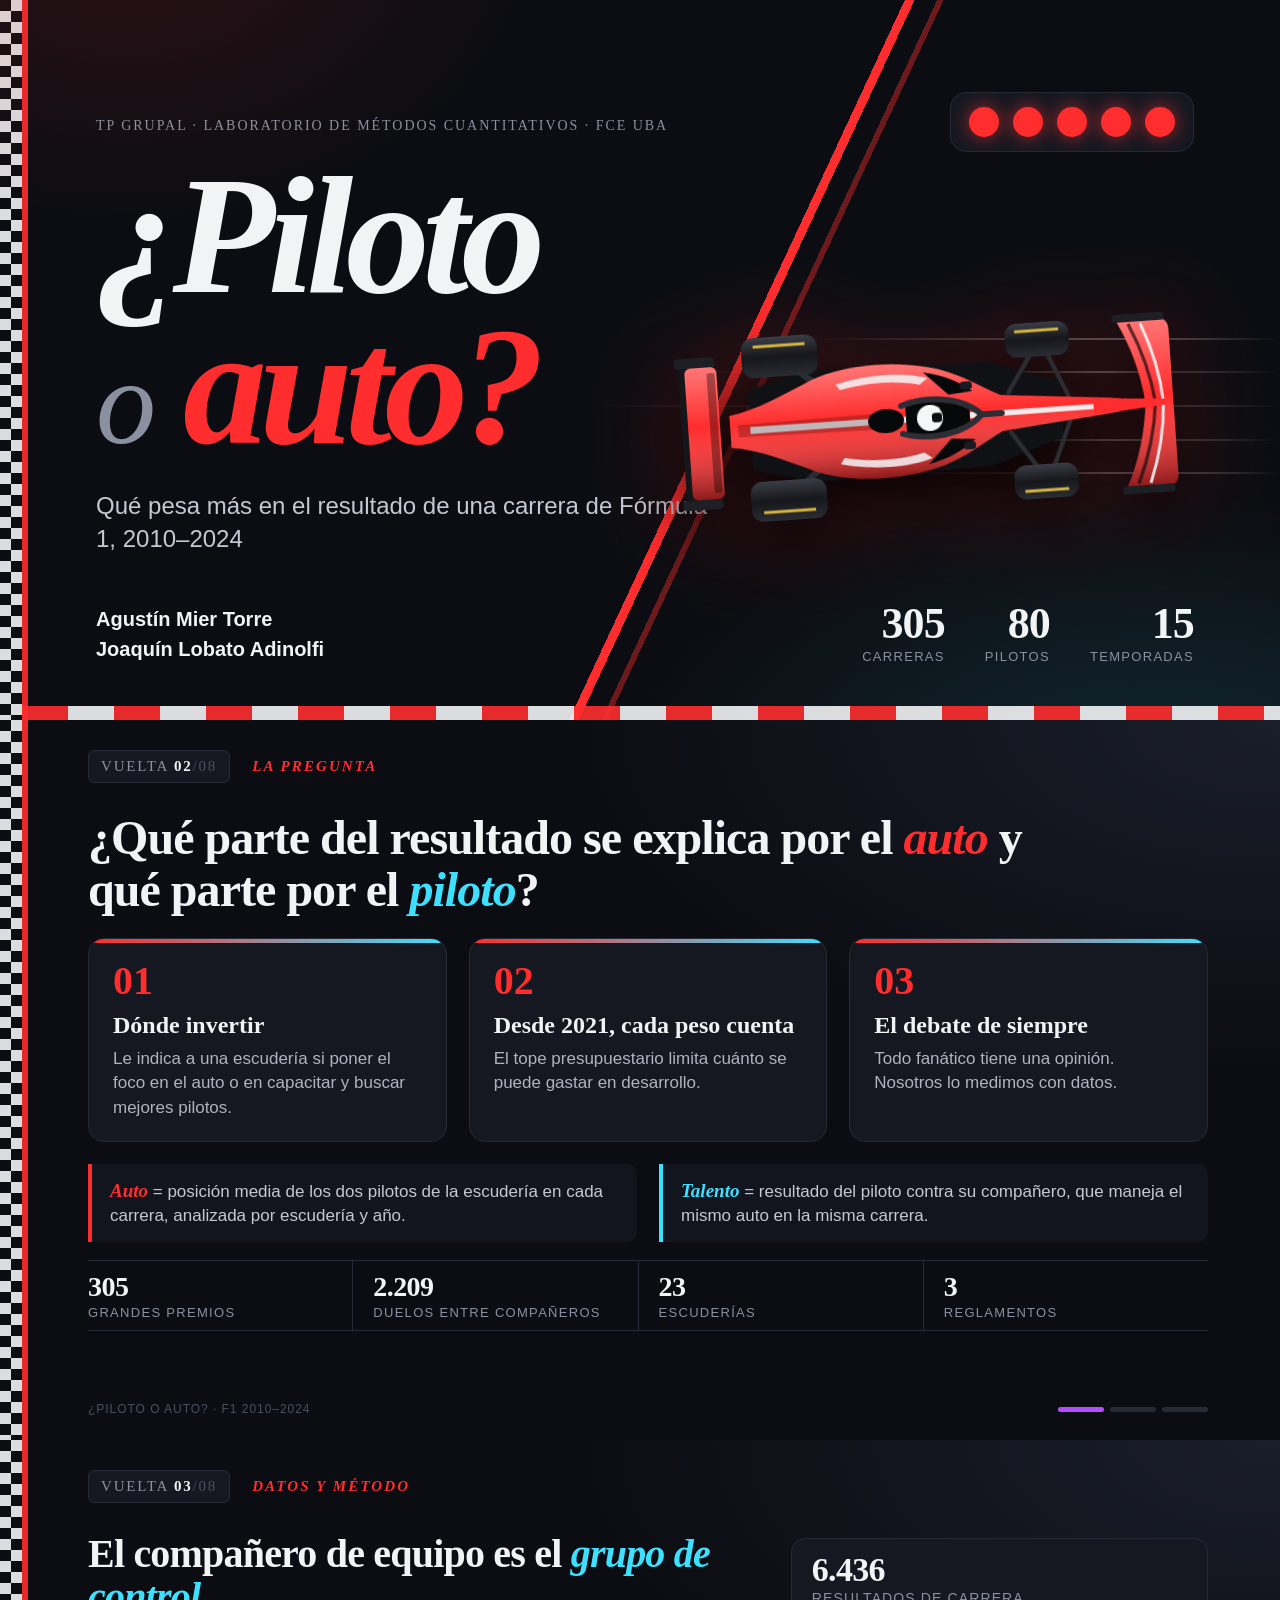
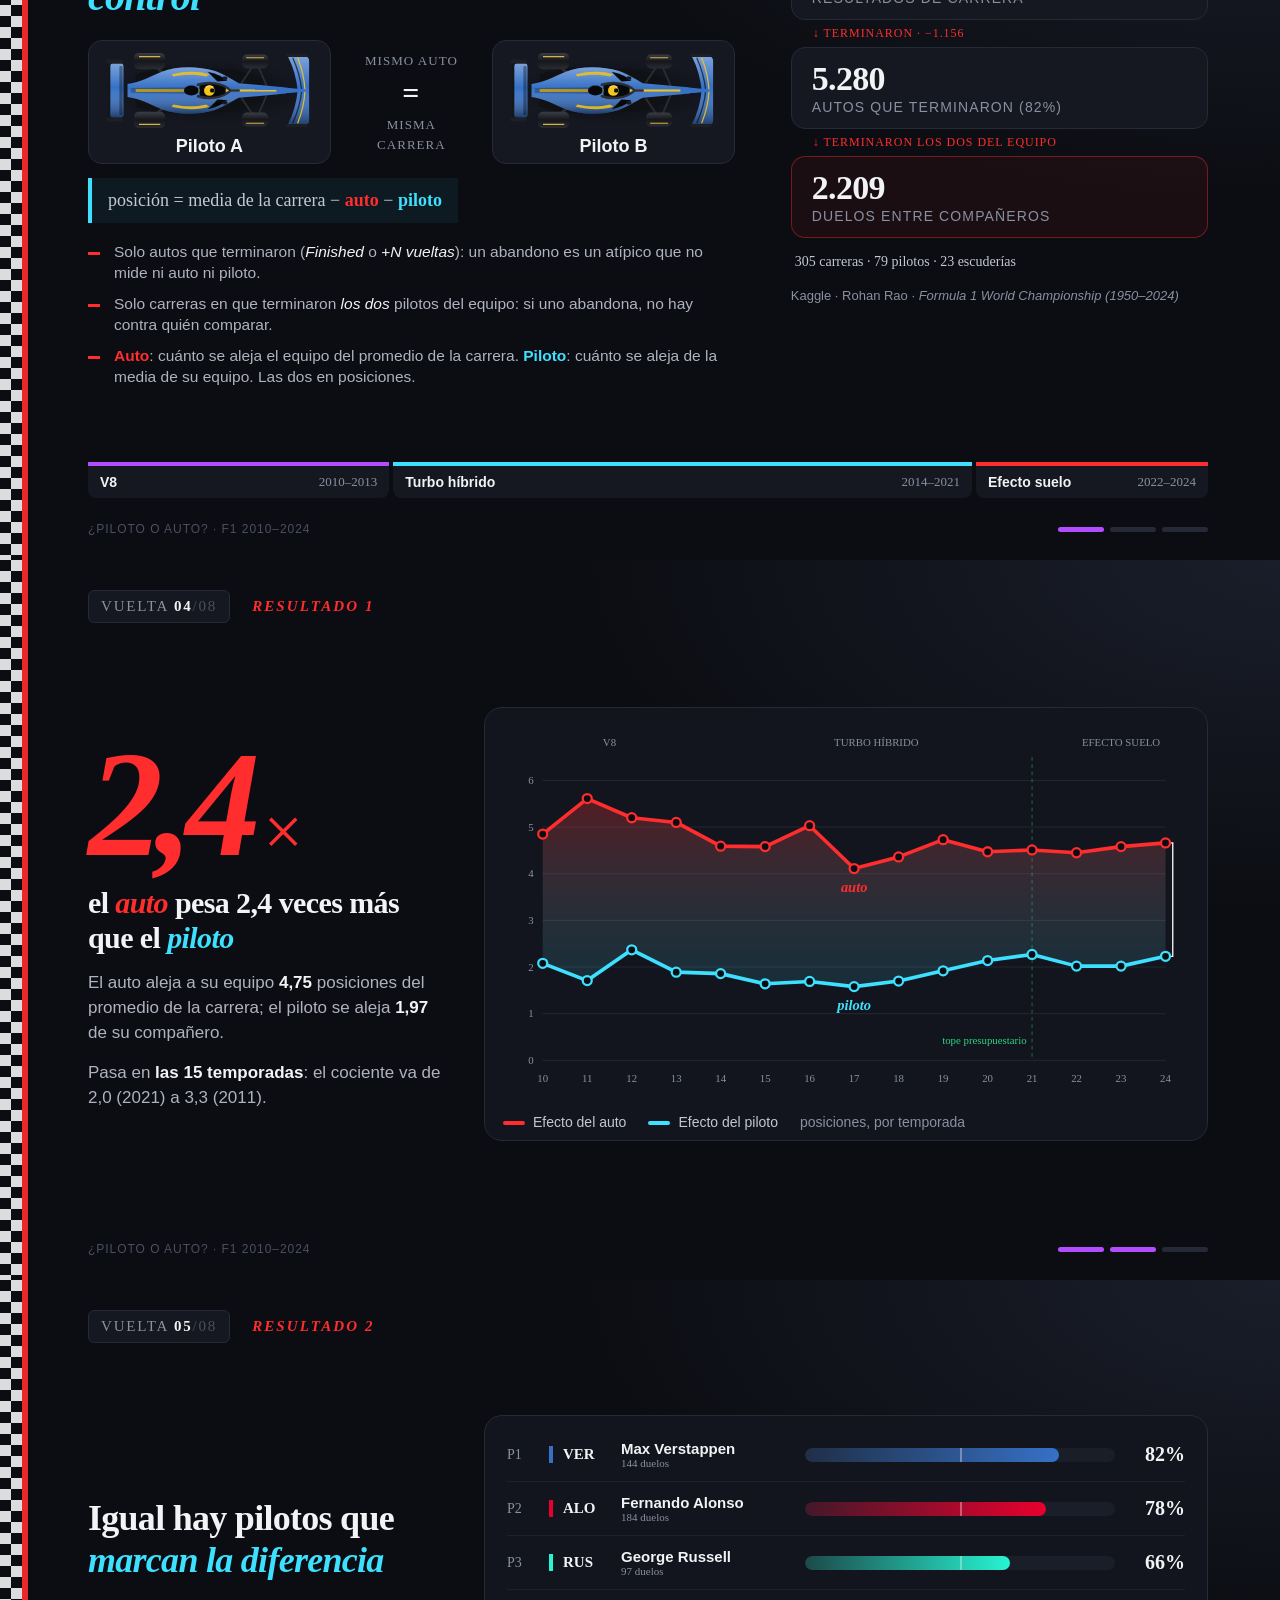
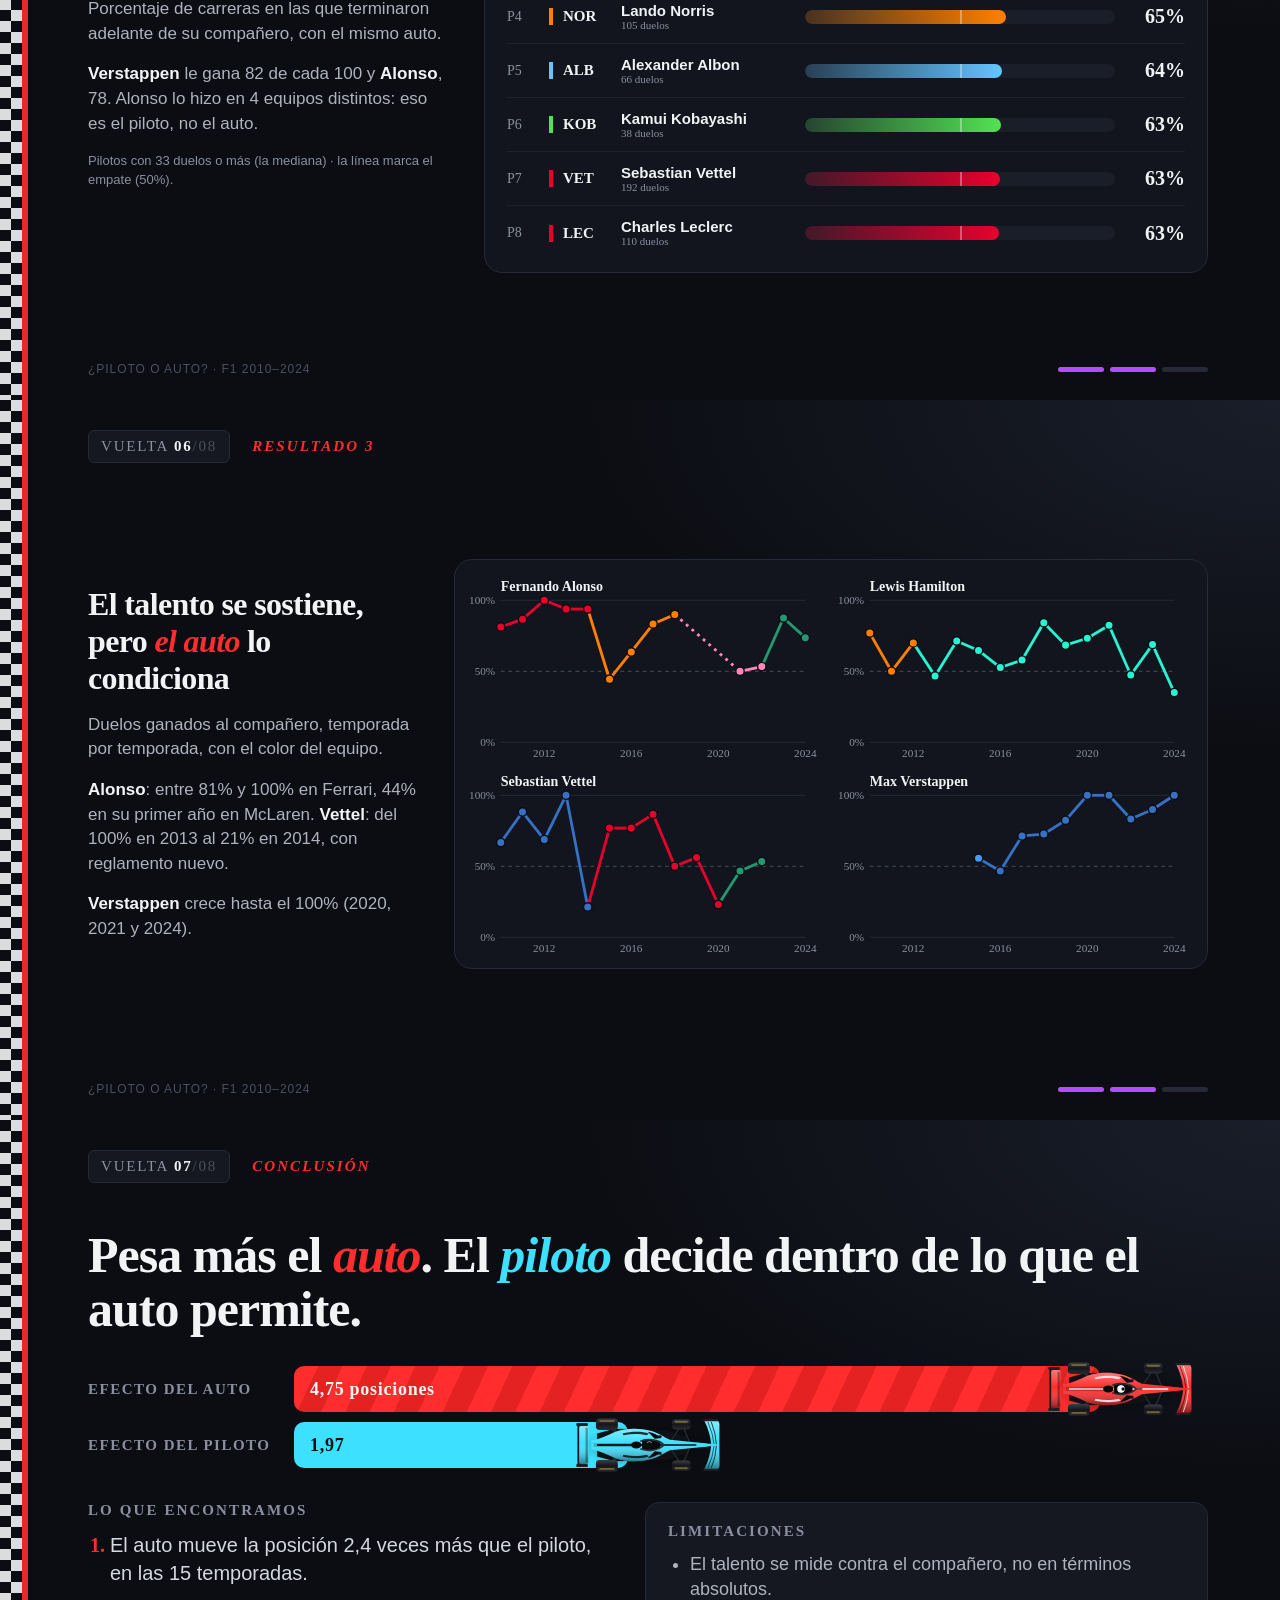
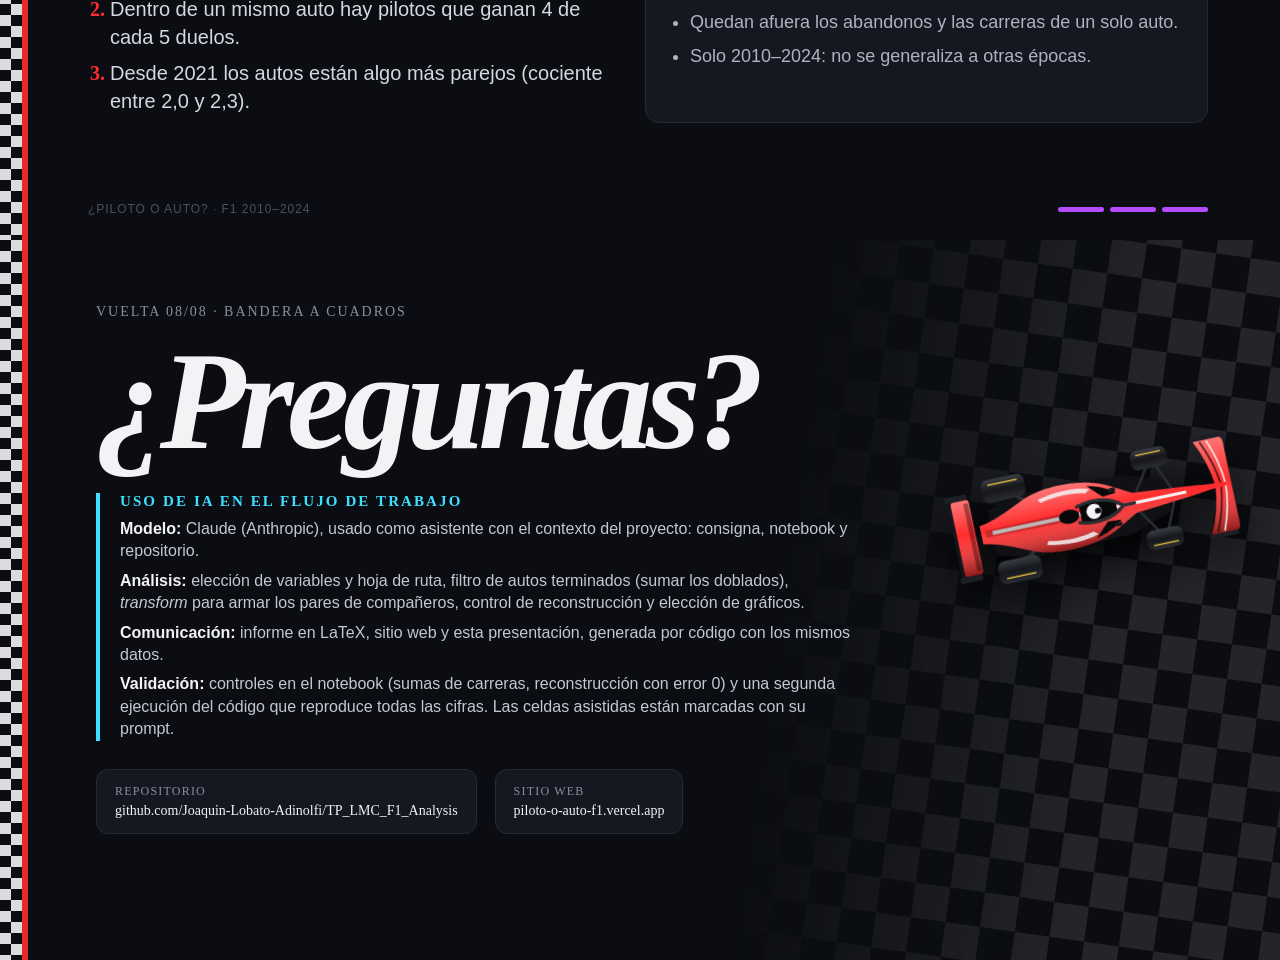
<file: presentacion/presentacion.html>
<!doctype html>
<html lang="es"><head><meta charset="utf-8"><title>¿Piloto o auto?</title>
<style>
@page { size: 1280px 720px; margin: 0; }
* { box-sizing: border-box; margin: 0; padding: 0; }
html, body { background: #0B0D12; }
body { font-family: 'Inter', sans-serif; color: #F2F3F5; -webkit-print-color-adjust: exact; print-color-adjust: exact; }
.slide { width: 1280px; height: 720px; position: relative; overflow: hidden; page-break-after: always;
  background: radial-gradient(1200px 600px at 100% 0%, #1A1E2A 0%, #0B0D12 60%); padding: 92px 72px 64px 88px; }
.bandera { position: absolute; left: 0; top: 0; bottom: 0; width: 22px;
  background: repeating-conic-gradient(#F2F3F5 0 25%, #0B0D12 0 50%) 0 0 / 22px 22px; opacity: .9; }
.bandera::after { content: ""; position: absolute; left: 22px; top: 0; bottom: 0; width: 6px; background: #FF2D2D; }
header { position: absolute; top: 30px; left: 88px; right: 72px; display: flex; align-items: center; gap: 22px; }
.vuelta { font-family: 'JetBrains Mono'; font-size: 15px; letter-spacing: .12em; color: #8A90A0;
  background: #151821; border: 1px solid #262A36; padding: 7px 12px; border-radius: 6px; }
.vuelta b { color: #F2F3F5; font-weight: 700; }
.vuelta span { color: #4A5060; }
.seccion { font-family: 'Inter Display'; font-weight: 800; font-style: italic; text-transform: uppercase;
  letter-spacing: .14em; font-size: 15px; color: #FF2D2D; }
.aviso { margin-left: auto; font-family: 'JetBrains Mono'; font-size: 12px; letter-spacing: .1em; text-transform: uppercase;
  color: #FFC53D; border: 1px solid #FFC53D55; background: #FFC53D12; padding: 6px 10px; border-radius: 999px; }
footer { position: absolute; bottom: 24px; left: 88px; right: 72px; display: flex; justify-content: space-between; align-items: center;
  font-size: 12px; color: #4A5060; letter-spacing: .08em; text-transform: uppercase; }
.sectores { display: flex; gap: 6px; }
.sectores i { width: 46px; height: 5px; border-radius: 3px; background: #262A36; }
.sectores i.on { background: #B44DFF; }
h1, h2, h3 { font-family: 'Inter Display'; }
h2 { font-weight: 800; font-size: 44px; line-height: 1.08; letter-spacing: -.02em; }
em { font-style: italic; }
.a { color: #FF2D2D; } .p { color: #3EE0FF; }
b.p { color: #3EE0FF; }

/* portada */
.portada { padding: 0; background: #0B0D12; }
.grilla-fondo { position: absolute; inset: 0;
  background:
    linear-gradient(115deg, transparent 0 56%, #FF2D2D 56% 56.6%, transparent 56.6% 58%, #FF2D2D66 58% 58.4%, transparent 58.4%),
    radial-gradient(900px 500px at 90% 110%, #3EE0FF22, transparent 60%),
    radial-gradient(700px 500px at 10% -10%, #FF2D2D22, transparent 60%); }
.portada-texto { position: absolute; left: 96px; top: 118px; }
.kicker { font-family: 'JetBrains Mono'; font-size: 14px; letter-spacing: .14em; text-transform: uppercase; color: #8A90A0; }
.portada h1 { font-weight: 900; font-style: italic; font-size: 168px; line-height: .9; letter-spacing: -.045em; margin-top: 26px; }
.portada h1 .o { font-weight: 300; color: #8A90A0; font-size: 120px; }
.portada h1 .p { color: #F2F3F5; }
.bajada { margin-top: 28px; font-size: 24px; color: #C4C8D2; max-width: 620px; line-height: 1.35; }
.semaforo { position: absolute; right: 86px; top: 92px; display: flex; gap: 14px; padding: 14px 18px; background: #151821;
  border-radius: 16px; border: 1px solid #262A36; }
.semaforo i { width: 30px; height: 30px; border-radius: 50%; background: #FF2D2D; box-shadow: 0 0 18px #FF2D2DAA; }
.portada-pie { position: absolute; left: 96px; right: 86px; bottom: 56px; display: flex; justify-content: space-between; align-items: flex-end; }
.portada-pie > div:first-child b { display: block; font-size: 20px; font-weight: 600; line-height: 1.5; }
.cifras { display: flex; gap: 40px; }
.cifras span { font-size: 13px; color: #8A90A0; text-transform: uppercase; letter-spacing: .1em; text-align: right; }
.cifras b { display: block; font-family: 'JetBrains Mono'; font-size: 44px; color: #F2F3F5; letter-spacing: -.02em; }

/* pregunta */
.pregunta h2 { font-size: 48px; max-width: 1000px; margin-top: 0; }
.definiciones { display: flex; gap: 22px; margin-top: 22px; }
.definiciones div { flex: 1; font-size: 17px; line-height: 1.4; color: #C4C8D2; padding: 14px 18px; background: #12151D; border-left: 4px solid #262A36; border-radius: 0 10px 10px 0; }
.definiciones div:first-child { border-color: #FF2D2D; } .definiciones div:last-child { border-color: #3EE0FF; }
.definiciones b { font-family: 'Inter Display'; font-weight: 800; font-style: italic; font-size: 19px; }
.tarjetas { display: flex; gap: 22px; margin-top: 22px; }
.tarjeta { flex: 1; background: #151821; border: 1px solid #262A36; border-radius: 16px; padding: 18px 24px 20px; min-height: 0; position: relative; overflow: hidden; }
.tarjeta::before { content: ""; position: absolute; top: 0; left: 0; right: 0; height: 4px; background: linear-gradient(90deg, #FF2D2D, #3EE0FF); }
.tarjeta .num { font-family: 'JetBrains Mono'; color: #FF2D2D; font-size: 40px; font-weight: 800; }
.tarjeta h3 { font-size: 24px; margin: 8px 0 8px; font-weight: 700; }
.tarjeta p { color: #AEB3BF; font-size: 17px; line-height: 1.45; }

/* método */
.metodo { display: flex; gap: 56px; }
.metodo-izq { flex: 1.55; }
.metodo-izq h2 { font-size: 40px; }
.garage { display: flex; align-items: center; gap: 22px; margin: 22px 0 14px; }
.auto-box { width: 250px; height: 124px; flex-direction: column; justify-content: center; gap: 2px !important; padding: 6px 14px !important; border-radius: 14px; background: #151821; border: 1px solid #262A36;
  display: flex; align-items: center; gap: 14px; padding: 0 20px; font-weight: 600; font-size: 18px; }
.casco { width: 34px; height: 34px; border-radius: 50% 50% 40% 40%; }
.igual { text-align: center; font-family: 'JetBrains Mono'; font-size: 13px; color: #8A90A0; line-height: 1.5; text-transform: uppercase; letter-spacing: .08em; }
.igual b { font-size: 30px; color: #F2F3F5; }
.ecuacion { font-family: 'JetBrains Mono'; font-size: 18px; color: #C4C8D2; padding: 12px 16px; border-left: 4px solid #3EE0FF; background: #3EE0FF10; display: inline-block; }
.pasos { margin-top: 14px; list-style: none; }
.pasos li { font-size: 15.5px; color: #AEB3BF; padding: 5px 0 5px 26px; position: relative; line-height: 1.35; }
.pasos li::before { content: ""; position: absolute; left: 0; top: 15px; width: 12px; height: 3px; background: #FF2D2D; }
.metodo-der { flex: 1; display: flex; flex-direction: column; gap: 14px; padding-top: 6px; }
.dato { background: #151821; border: 1px solid #262A36; border-radius: 14px; padding: 12px 20px; }
.dato b { font-family: 'JetBrains Mono'; font-size: 34px; display: block; letter-spacing: -.02em; }
.dato span { color: #8A90A0; font-size: 14px; text-transform: uppercase; letter-spacing: .08em; }
.fuente { font-size: 13px; color: #8A90A0; margin-top: 2px; }
.embudo { display: flex; flex-direction: column; gap: 6px; }
.flecha { font-family: 'JetBrains Mono'; font-size: 12px; color: #FF2D2D; text-transform: uppercase; letter-spacing: .08em; padding-left: 22px; }
.flecha::before { content: "↓ "; }
.dato.fin { border-color: #FF2D2D66; background: #FF2D2D10; }
.mini { font-family: 'JetBrains Mono'; font-size: 14px; color: #C4C8D2; padding: 2px 4px; }
.pasos i { color: #F2F3F5; }
.eras { position: absolute; left: 88px; right: 72px; bottom: 62px; display: flex; gap: 4px; }
.eras div { background: #151821; border-top: 4px solid #B44DFF; padding: 8px 12px; border-radius: 0 0 8px 8px; display: flex; justify-content: space-between; font-size: 14px; }
.eras div:nth-child(2) { border-color: #3EE0FF; } .eras div:nth-child(3) { border-color: #FF2D2D; }
.eras span { font-family: 'JetBrains Mono'; color: #8A90A0; font-size: 13px; }

/* resultados */
.resultado { display: flex; gap: 36px; align-items: center; height: 100%; padding-bottom: 20px; }
.res-texto { flex: 0 0 360px; }
.res-texto h2 { font-size: 30px; line-height: 1.15; }
.res-texto p { color: #AEB3BF; font-size: 17px; line-height: 1.45; margin-top: 16px; }
.res-texto p b { color: #F2F3F5; }
.res-texto .chico { font-size: 13px; color: #8A90A0; }
.enorme { font-family: 'Inter Display'; font-weight: 900; font-style: italic; font-size: 150px; line-height: .9; letter-spacing: -.05em; margin-bottom: 14px; }
.enorme small { font-size: 70px; font-weight: 400; margin: 0 6px; }
.res-grafico { flex: 1; background: #12151D; border: 1px solid #262A36; border-radius: 18px; padding: 22px 18px 10px; }
.res-grafico svg { width: 100%; height: auto; display: block; }
.eje { font-family: 'JetBrains Mono'; font-size: 12px; fill: #8A90A0; }
.nota { font-family: 'Inter'; font-size: 12px; fill: #8A90A0; }
.leyenda { display: flex; gap: 22px; margin-top: 22px; font-size: 14px; color: #C4C8D2; }
.leyenda i { display: inline-block; width: 22px; height: 4px; border-radius: 2px; vertical-align: middle; margin-right: 8px; }
.duelos .res-texto h2 { font-size: 36px; }
.tabla-tiempos { flex: 1; background: #12151D; border: 1px solid #262A36; border-radius: 18px; padding: 12px 22px; }
.fila { display: flex; align-items: center; gap: 14px; height: 54px; border-bottom: 1px solid #1D212C; }
.fila:last-child { border-bottom: 0; }
.fila .pos { font-family: 'JetBrains Mono'; color: #8A90A0; width: 28px; font-size: 14px; }
.fila .cod { font-family: 'JetBrains Mono'; font-weight: 700; font-size: 15px; width: 58px; padding-left: 10px; border-left: 4px solid; }
.fila .nombre { width: 170px; font-size: 15px; font-weight: 600; line-height: 1.15; }
.fila .nombre span { display: block; font-size: 11px; color: #8A90A0; font-weight: 400; font-family: 'JetBrains Mono'; }
.pista { flex: 1; height: 14px; background: #1A1E28; border-radius: 7px; position: relative; overflow: hidden; }
.barra { height: 100%; border-radius: 7px; }
.mitad { position: absolute; left: 50%; top: -4px; bottom: -4px; width: 2px; background: #FFFFFF55; z-index: 2; }
.fila .pct { font-family: 'JetBrains Mono'; font-weight: 700; font-size: 20px; width: 56px; text-align: right; }

.rotulo { font-family: 'Inter Display'; font-weight: 800; font-style: italic; font-size: 16px; }
.mini-tit { font-family: 'Inter Display'; font-weight: 800; font-size: 15px; fill: #F2F3F5; }
.cuatro { display: grid; grid-template-columns: 1fr 1fr; gap: 8px 14px; padding: 16px 14px 10px; }
.tray .res-texto { flex: 0 0 330px; }
.tray .res-texto h2 { font-size: 32px; }

.velocidad { position: absolute; right: 0; top: 300px; width: 760px; height: 210px; }
.velocidad i { position: absolute; right: 0; height: 2px; background: linear-gradient(90deg, transparent, #FFFFFF55 70%, transparent); }
.auto-portada { position: absolute; right: 90px; top: 318px; width: 520px; height: 200px; transform: rotate(-4deg);
  filter: drop-shadow(0 26px 30px #000C) drop-shadow(0 0 40px #FF2D2D44); }
.auto-portada svg, .auto-box svg, .m-coche svg, .auto-cierre svg { width: 100%; height: 100%; display: block; }
.kerb { position: absolute; left: 22px; right: 0; bottom: 0; height: 14px;
  background: repeating-linear-gradient(90deg, #FF2D2D 0 46px, #F2F3F5 46px 92px); opacity: .9; }
.tira { display: flex; gap: 0; margin-top: 18px; border-top: 1px solid #262A36; border-bottom: 1px solid #262A36; }
.tira span { flex: 1; padding: 10px 20px; font-size: 13px; color: #8A90A0; text-transform: uppercase; letter-spacing: .1em; border-left: 1px solid #262A36; }
.tira span:first-child { border-left: 0; padding-left: 0; }
.tira b { display: block; font-family: 'JetBrains Mono'; font-size: 28px; color: #F2F3F5; letter-spacing: -.02em; margin-bottom: 2px; }
.m-coche { position: absolute; right: -96px; top: -6px; width: 150px; height: 58px; }
.fila-medidor > div { position: relative; }
.auto-cierre { position: absolute; right: -60px; top: 150px; width: 300px; height: 115px; transform: rotate(-12deg); filter: drop-shadow(0 18px 22px #000C); }

/* conclusión */
.conclusion h2 { font-size: 50px; max-width: 1080px; margin-top: 16px; }
.medidor { margin: 30px 0 34px; font-family: 'JetBrains Mono'; font-weight: 800; font-size: 18px; letter-spacing: .04em; }
.fila-medidor { display: flex; align-items: center; gap: 16px; margin-bottom: 10px; }
.fila-medidor > span { width: 190px; flex: none; font-family: 'Inter'; font-weight: 600; font-size: 15px; color: #8A90A0; text-transform: uppercase; letter-spacing: .1em; }
.fila-medidor > div { height: 46px; border-radius: 10px; display: flex; align-items: center; padding: 0 16px; white-space: nowrap; }
.m-auto { background: repeating-linear-gradient(115deg, #FF2D2D 0 22px, #E52222 22px 44px); }
.m-piloto { background: #3EE0FF; color: #0B0D12; min-width: 70px; }
.col2 { display: flex; gap: 40px; }
.col2 > div { flex: 1; }
.col2 h3 { font-size: 15px; text-transform: uppercase; letter-spacing: .14em; color: #8A90A0; margin-bottom: 12px; font-weight: 700; }
.col2 li { font-size: 20px; line-height: 1.4; margin: 0 0 8px 22px; color: #D5D8DF; }
.col2 ol li::marker { font-family: 'JetBrains Mono'; color: #FF2D2D; font-weight: 700; }
.limites { background: #151821; border: 1px solid #262A36; border-radius: 14px; padding: 20px 22px; }
.limites li { font-size: 18px; color: #AEB3BF; }

/* cierre */
.cierre { padding: 0; background: #0B0D12; }
.cuadros { position: absolute; right: -60px; top: -40px; width: 560px; height: 820px; transform: rotate(8deg);
  background: repeating-conic-gradient(#F2F3F5 0 25%, #0B0D12 0 50%) 0 0 / 70px 70px; opacity: .1;
  -webkit-mask-image: linear-gradient(90deg, transparent, #000 60%); }
.cierre-texto { position: absolute; left: 96px; top: 64px; right: 96px; }
.cierre h1 { font-weight: 900; font-style: italic; font-size: 140px; letter-spacing: -.045em; margin: 14px 0 26px; line-height: .95; }
.ia { max-width: 760px; border-left: 4px solid #3EE0FF; padding-left: 20px; }
.ia h3 { font-size: 15px; text-transform: uppercase; letter-spacing: .14em; color: #3EE0FF; margin-bottom: 8px; }
.ia ul { list-style: none; }
.ia li { font-size: 16px; line-height: 1.4; color: #C4C8D2; margin-bottom: 7px; }
.ia li b { color: #F2F3F5; font-weight: 600; }
.links { display: flex; gap: 18px; margin-top: 28px; }
.links div { background: #151821; border: 1px solid #262A36; border-radius: 12px; padding: 14px 18px; font-family: 'JetBrains Mono'; font-size: 14px; }
.links span { display: block; font-family: 'Inter'; font-size: 12px; color: #8A90A0; text-transform: uppercase; letter-spacing: .1em; margin-bottom: 4px; }
</style></head>
<body>
<section class="slide portada">
  <div class="bandera"></div>
  <div class="grilla-fondo"></div>
  <div class="portada-texto">
    <div class="kicker">TP grupal · Laboratorio de Métodos Cuantitativos · FCE UBA</div>
    <h1><span class="p">¿Piloto</span><br><span class="o">o</span> <span class="a">auto?</span></h1>
    <p class="bajada">Qué pesa más en el resultado de una carrera de Fórmula 1, 2010–2024</p>
  </div>
  <div class="semaforo"><i></i><i></i><i></i><i></i><i></i></div>
  <div class="velocidad"><i style="top:18%;width:62%"></i><i style="top:34%;width:78%"></i><i style="top:50%;width:90%"></i><i style="top:66%;width:74%"></i><i style="top:82%;width:58%"></i></div>
  <div class="auto-portada"><svg viewBox="0 0 260 100" xmlns="http://www.w3.org/2000/svg" aria-hidden="true">
  <defs>
    <linearGradient id="cuportada" x1="0" y1="0" x2="0" y2="1">
      <stop offset="0" stop-color="#fff" stop-opacity=".35"/><stop offset=".45" stop-color="#fff" stop-opacity="0"/>
      <stop offset="1" stop-color="#000" stop-opacity=".45"/></linearGradient>
    <linearGradient id="goportada" x1="0" y1="0" x2="0" y2="1">
      <stop offset="0" stop-color="#3a3d45"/><stop offset=".5" stop-color="#16171b"/><stop offset="1" stop-color="#2a2c33"/></linearGradient>
    <radialGradient id="caportada" cx=".5" cy=".5" r=".5">
      <stop offset="0" stop-color="#000" stop-opacity=".55"/><stop offset="1" stop-color="#000" stop-opacity="0"/></radialGradient>
  </defs>
  <ellipse cx="130" cy="52" rx="122" ry="40" fill="url(#caportada)"/>
  <!-- piso -->
  <path d="M40 30 L70 22 L160 24 L196 36 L196 64 L160 76 L70 78 L40 70 Z" fill="#101114"/>
  <!-- suspensión -->
  <g stroke="#2b2d33" stroke-width="2.2" stroke-linecap="round">
    <path d="M58 16 L84 38 M58 84 L84 62 M56 16 L96 42 M56 84 L96 58"/>
    <path d="M186 16 L170 40 M186 84 L170 60 M188 16 L200 44 M188 84 L200 56"/>
  </g>
  <!-- gomas traseras y delanteras -->
  <g>
    <rect x="38" y="4" width="38" height="20" rx="6" fill="url(#goportada)"/><rect x="38" y="76" width="38" height="20" rx="6" fill="url(#goportada)"/>
    <rect x="170" y="6" width="32" height="17" rx="6" fill="url(#goportada)"/><rect x="170" y="77" width="32" height="17" rx="6" fill="url(#goportada)"/>
    <g stroke="#e8c341" stroke-width="1.4" opacity=".9"><path d="M44 8.5 h26 M44 91.5 h26 M175 10 h22 M175 90 h22"/></g>
  </g>
  <!-- alerón trasero -->
  <rect x="6" y="14" width="10" height="72" rx="2" fill="#15161a"/>
  <rect x="9" y="17" width="16" height="66" rx="3" fill="#FF2D2D"/>
  <rect x="9" y="17" width="16" height="66" rx="3" fill="url(#cuportada)"/>
  <rect x="20" y="20" width="4" height="60" rx="1" fill="#000" opacity=".35"/>
  <rect x="4" y="12" width="20" height="5" rx="1.5" fill="#1d1f24"/><rect x="4" y="83" width="20" height="5" rx="1.5" fill="#1d1f24"/>
  <!-- carrocería: pontones, cubierta de motor y morro -->
  <path d="M30 42 C 44 40, 56 34, 72 27 C 90 20, 116 20, 136 26 C 148 30, 156 36, 166 41
           L 214 45.5 C 226 46.5, 234 48, 236 50 C 234 52, 226 53.5, 214 54.5 L 166 59
           C 156 64, 148 70, 136 74 C 116 80, 90 80, 72 73 C 56 66, 44 60, 30 58 Z" fill="#FF2D2D"/>
  <path d="M30 42 C 44 40, 56 34, 72 27 C 90 20, 116 20, 136 26 C 148 30, 156 36, 166 41
           L 214 45.5 C 226 46.5, 234 48, 236 50 C 234 52, 226 53.5, 214 54.5 L 166 59
           C 156 64, 148 70, 136 74 C 116 80, 90 80, 72 73 C 56 66, 44 60, 30 58 Z" fill="url(#cuportada)"/>
  <!-- entradas de aire de los pontones -->
  <path d="M128 27 C 138 29, 146 33, 152 38 L 140 39 C 136 35, 132 31, 128 27 Z" fill="#07080a"/>
  <path d="M128 73 C 138 71, 146 67, 152 62 L 140 61 C 136 65, 132 69, 128 73 Z" fill="#07080a"/>
  <!-- franja de acento -->
  <path d="M40 48.2 L 214 48.8 L 214 51.2 L 40 51.8 Z" fill="#F5F6F8" opacity=".95"/>
  <path d="M84 30 C 100 26, 118 26, 130 30 L 126 33 C 114 30, 100 30, 86 33 Z" fill="#F5F6F8" opacity=".85"/>
  <path d="M84 70 C 100 74, 118 74, 130 70 L 126 67 C 114 70, 100 70, 86 67 Z" fill="#F5F6F8" opacity=".85"/>
  <!-- aleta de tiburón y toma de aire -->
  <path d="M34 47 L 104 46 L 104 54 L 34 53 Z" fill="#000" opacity=".22"/>
  <ellipse cx="108" cy="50" rx="9" ry="6" fill="#07080a"/>
  <!-- cockpit, halo y casco -->
  <path d="M118 42 C 128 40, 142 41, 150 45 L 150 55 C 142 59, 128 60, 118 58 Z" fill="#07080a"/>
  <circle cx="130" cy="50" r="6.5" fill="#F5F6F8"/>
  <path d="M126 46 a6.5 6.5 0 0 1 9 0" fill="none" stroke="#fff" stroke-opacity=".6" stroke-width="1.5"/>
  <rect x="131" y="47.6" width="5" height="4.8" rx="1.6" fill="#0d0e11"/>
  <path d="M116 43 C 128 39, 146 40, 156 50 C 146 60, 128 61, 116 57" fill="none" stroke="#2c2e35" stroke-width="3" stroke-linecap="round"/>
  <path d="M156 50 L 166 50" stroke="#2c2e35" stroke-width="3" stroke-linecap="round"/>
  <!-- espejos -->
  <rect x="146" y="33" width="6" height="4" rx="1.5" fill="#1a1b20"/><rect x="146" y="63" width="6" height="4" rx="1.5" fill="#1a1b20"/>
  <!-- alerón delantero -->
  <path d="M226 8 H246 Q252 8 252 14 V86 Q252 92 246 92 H226 Q236 72 238 50 Q236 28 226 8 Z" fill="#FF2D2D"/>
  <path d="M226 8 H246 Q252 8 252 14 V86 Q252 92 246 92 H226 Q236 72 238 50 Q236 28 226 8 Z" fill="url(#cuportada)"/>
  <path d="M232 10 Q241 30 243 50 Q241 70 232 90" fill="none" stroke="#07080a" stroke-width="1.6" opacity=".65"/>
  <path d="M238 10 Q246 30 247 50 Q246 70 238 90" fill="none" stroke="#F5F6F8" stroke-width="1.5" opacity=".9"/>
  <rect x="224" y="5" width="26" height="4" rx="1.5" fill="#1d1f24"/><rect x="224" y="91" width="26" height="4" rx="1.5" fill="#1d1f24"/>
  <path d="M212 46 L 248 48.5 L 248 51.5 L 212 54 Z" fill="#FF2D2D"/>
</svg></div>
  <div class="kerb"></div>
  <div class="portada-pie">
    <div><b>Agustín Mier Torre</b><b>Joaquín Lobato Adinolfi</b></div>
    <div class="cifras">
      <span><b>305</b>carreras</span>
      <span><b>80</b>pilotos</span>
      <span><b>15</b>temporadas</span>
    </div>
  </div>
</section>
<section class="slide ">
  <div class="bandera"></div>
  <header>
    <div class="vuelta">VUELTA <b>02</b><span>/08</span></div>
    <div class="seccion">La pregunta</div>
    
  </header>
  
  <div class="pregunta">
    <h2>¿Qué parte del resultado se explica por el <em class="a">auto</em> y qué parte por el <em class="p">piloto</em>?</h2>
    <div class="tarjetas">
      <div class="tarjeta"><div class="num">01</div><h3>Dónde invertir</h3><p>Le indica a una escudería si poner el foco en el auto o en capacitar y buscar mejores pilotos.</p></div>
      <div class="tarjeta"><div class="num">02</div><h3>Desde 2021, cada peso cuenta</h3><p>El tope presupuestario limita cuánto se puede gastar en desarrollo.</p></div>
      <div class="tarjeta"><div class="num">03</div><h3>El debate de siempre</h3><p>Todo fanático tiene una opinión. Nosotros lo medimos con datos.</p></div>
    </div>
    <div class="definiciones">
      <div><b class="a">Auto</b> = posición media de los dos pilotos de la escudería en cada carrera, analizada por escudería y año.</div>
      <div><b class="p">Talento</b> = resultado del piloto contra su compañero, que maneja el mismo auto en la misma carrera.</div>
    </div>
    <div class="tira">
      <span><b>305</b>Grandes Premios</span><span><b>2.209</b>duelos entre compañeros</span>
      <span><b>23</b>escuderías</span><span><b>3</b>reglamentos</span>
    </div>
  </div>
  <footer>
    <span>¿Piloto o auto? · F1 2010–2024</span>
    <span class="sectores"><i class="on"></i><i class=""></i><i class=""></i></span>
  </footer>
</section>
<section class="slide ">
  <div class="bandera"></div>
  <header>
    <div class="vuelta">VUELTA <b>03</b><span>/08</span></div>
    <div class="seccion">Datos y método</div>
    
  </header>
  
  <div class="metodo">
    <div class="metodo-izq">
      <h2>El compañero de equipo es el <em class="p">grupo de control</em></h2>
      <div class="garage">
        <div class="auto-box"><svg viewBox="0 0 260 100" xmlns="http://www.w3.org/2000/svg" aria-hidden="true">
  <defs>
    <linearGradient id="cuga" x1="0" y1="0" x2="0" y2="1">
      <stop offset="0" stop-color="#fff" stop-opacity=".35"/><stop offset=".45" stop-color="#fff" stop-opacity="0"/>
      <stop offset="1" stop-color="#000" stop-opacity=".45"/></linearGradient>
    <linearGradient id="goga" x1="0" y1="0" x2="0" y2="1">
      <stop offset="0" stop-color="#3a3d45"/><stop offset=".5" stop-color="#16171b"/><stop offset="1" stop-color="#2a2c33"/></linearGradient>
    <radialGradient id="caga" cx=".5" cy=".5" r=".5">
      <stop offset="0" stop-color="#000" stop-opacity=".55"/><stop offset="1" stop-color="#000" stop-opacity="0"/></radialGradient>
  </defs>
  <ellipse cx="130" cy="52" rx="122" ry="40" fill="url(#caga)"/>
  <!-- piso -->
  <path d="M40 30 L70 22 L160 24 L196 36 L196 64 L160 76 L70 78 L40 70 Z" fill="#101114"/>
  <!-- suspensión -->
  <g stroke="#2b2d33" stroke-width="2.2" stroke-linecap="round">
    <path d="M58 16 L84 38 M58 84 L84 62 M56 16 L96 42 M56 84 L96 58"/>
    <path d="M186 16 L170 40 M186 84 L170 60 M188 16 L200 44 M188 84 L200 56"/>
  </g>
  <!-- gomas traseras y delanteras -->
  <g>
    <rect x="38" y="4" width="38" height="20" rx="6" fill="url(#goga)"/><rect x="38" y="76" width="38" height="20" rx="6" fill="url(#goga)"/>
    <rect x="170" y="6" width="32" height="17" rx="6" fill="url(#goga)"/><rect x="170" y="77" width="32" height="17" rx="6" fill="url(#goga)"/>
    <g stroke="#e8c341" stroke-width="1.4" opacity=".9"><path d="M44 8.5 h26 M44 91.5 h26 M175 10 h22 M175 90 h22"/></g>
  </g>
  <!-- alerón trasero -->
  <rect x="6" y="14" width="10" height="72" rx="2" fill="#15161a"/>
  <rect x="9" y="17" width="16" height="66" rx="3" fill="#3671C6"/>
  <rect x="9" y="17" width="16" height="66" rx="3" fill="url(#cuga)"/>
  <rect x="20" y="20" width="4" height="60" rx="1" fill="#000" opacity=".35"/>
  <rect x="4" y="12" width="20" height="5" rx="1.5" fill="#1d1f24"/><rect x="4" y="83" width="20" height="5" rx="1.5" fill="#1d1f24"/>
  <!-- carrocería: pontones, cubierta de motor y morro -->
  <path d="M30 42 C 44 40, 56 34, 72 27 C 90 20, 116 20, 136 26 C 148 30, 156 36, 166 41
           L 214 45.5 C 226 46.5, 234 48, 236 50 C 234 52, 226 53.5, 214 54.5 L 166 59
           C 156 64, 148 70, 136 74 C 116 80, 90 80, 72 73 C 56 66, 44 60, 30 58 Z" fill="#3671C6"/>
  <path d="M30 42 C 44 40, 56 34, 72 27 C 90 20, 116 20, 136 26 C 148 30, 156 36, 166 41
           L 214 45.5 C 226 46.5, 234 48, 236 50 C 234 52, 226 53.5, 214 54.5 L 166 59
           C 156 64, 148 70, 136 74 C 116 80, 90 80, 72 73 C 56 66, 44 60, 30 58 Z" fill="url(#cuga)"/>
  <!-- entradas de aire de los pontones -->
  <path d="M128 27 C 138 29, 146 33, 152 38 L 140 39 C 136 35, 132 31, 128 27 Z" fill="#07080a"/>
  <path d="M128 73 C 138 71, 146 67, 152 62 L 140 61 C 136 65, 132 69, 128 73 Z" fill="#07080a"/>
  <!-- franja de acento -->
  <path d="M40 48.2 L 214 48.8 L 214 51.2 L 40 51.8 Z" fill="#F5C518" opacity=".95"/>
  <path d="M84 30 C 100 26, 118 26, 130 30 L 126 33 C 114 30, 100 30, 86 33 Z" fill="#F5C518" opacity=".85"/>
  <path d="M84 70 C 100 74, 118 74, 130 70 L 126 67 C 114 70, 100 70, 86 67 Z" fill="#F5C518" opacity=".85"/>
  <!-- aleta de tiburón y toma de aire -->
  <path d="M34 47 L 104 46 L 104 54 L 34 53 Z" fill="#000" opacity=".22"/>
  <ellipse cx="108" cy="50" rx="9" ry="6" fill="#07080a"/>
  <!-- cockpit, halo y casco -->
  <path d="M118 42 C 128 40, 142 41, 150 45 L 150 55 C 142 59, 128 60, 118 58 Z" fill="#07080a"/>
  <circle cx="130" cy="50" r="6.5" fill="#F5C518"/>
  <path d="M126 46 a6.5 6.5 0 0 1 9 0" fill="none" stroke="#fff" stroke-opacity=".6" stroke-width="1.5"/>
  <rect x="131" y="47.6" width="5" height="4.8" rx="1.6" fill="#0d0e11"/>
  <path d="M116 43 C 128 39, 146 40, 156 50 C 146 60, 128 61, 116 57" fill="none" stroke="#2c2e35" stroke-width="3" stroke-linecap="round"/>
  <path d="M156 50 L 166 50" stroke="#2c2e35" stroke-width="3" stroke-linecap="round"/>
  <!-- espejos -->
  <rect x="146" y="33" width="6" height="4" rx="1.5" fill="#1a1b20"/><rect x="146" y="63" width="6" height="4" rx="1.5" fill="#1a1b20"/>
  <!-- alerón delantero -->
  <path d="M226 8 H246 Q252 8 252 14 V86 Q252 92 246 92 H226 Q236 72 238 50 Q236 28 226 8 Z" fill="#3671C6"/>
  <path d="M226 8 H246 Q252 8 252 14 V86 Q252 92 246 92 H226 Q236 72 238 50 Q236 28 226 8 Z" fill="url(#cuga)"/>
  <path d="M232 10 Q241 30 243 50 Q241 70 232 90" fill="none" stroke="#07080a" stroke-width="1.6" opacity=".65"/>
  <path d="M238 10 Q246 30 247 50 Q246 70 238 90" fill="none" stroke="#F5C518" stroke-width="1.5" opacity=".9"/>
  <rect x="224" y="5" width="26" height="4" rx="1.5" fill="#1d1f24"/><rect x="224" y="91" width="26" height="4" rx="1.5" fill="#1d1f24"/>
  <path d="M212 46 L 248 48.5 L 248 51.5 L 212 54 Z" fill="#3671C6"/>
</svg><span>Piloto A</span></div>
        <div class="igual">mismo auto<br><b>=</b><br>misma carrera</div>
        <div class="auto-box"><svg viewBox="0 0 260 100" xmlns="http://www.w3.org/2000/svg" aria-hidden="true">
  <defs>
    <linearGradient id="cugb" x1="0" y1="0" x2="0" y2="1">
      <stop offset="0" stop-color="#fff" stop-opacity=".35"/><stop offset=".45" stop-color="#fff" stop-opacity="0"/>
      <stop offset="1" stop-color="#000" stop-opacity=".45"/></linearGradient>
    <linearGradient id="gogb" x1="0" y1="0" x2="0" y2="1">
      <stop offset="0" stop-color="#3a3d45"/><stop offset=".5" stop-color="#16171b"/><stop offset="1" stop-color="#2a2c33"/></linearGradient>
    <radialGradient id="cagb" cx=".5" cy=".5" r=".5">
      <stop offset="0" stop-color="#000" stop-opacity=".55"/><stop offset="1" stop-color="#000" stop-opacity="0"/></radialGradient>
  </defs>
  <ellipse cx="130" cy="52" rx="122" ry="40" fill="url(#cagb)"/>
  <!-- piso -->
  <path d="M40 30 L70 22 L160 24 L196 36 L196 64 L160 76 L70 78 L40 70 Z" fill="#101114"/>
  <!-- suspensión -->
  <g stroke="#2b2d33" stroke-width="2.2" stroke-linecap="round">
    <path d="M58 16 L84 38 M58 84 L84 62 M56 16 L96 42 M56 84 L96 58"/>
    <path d="M186 16 L170 40 M186 84 L170 60 M188 16 L200 44 M188 84 L200 56"/>
  </g>
  <!-- gomas traseras y delanteras -->
  <g>
    <rect x="38" y="4" width="38" height="20" rx="6" fill="url(#gogb)"/><rect x="38" y="76" width="38" height="20" rx="6" fill="url(#gogb)"/>
    <rect x="170" y="6" width="32" height="17" rx="6" fill="url(#gogb)"/><rect x="170" y="77" width="32" height="17" rx="6" fill="url(#gogb)"/>
    <g stroke="#e8c341" stroke-width="1.4" opacity=".9"><path d="M44 8.5 h26 M44 91.5 h26 M175 10 h22 M175 90 h22"/></g>
  </g>
  <!-- alerón trasero -->
  <rect x="6" y="14" width="10" height="72" rx="2" fill="#15161a"/>
  <rect x="9" y="17" width="16" height="66" rx="3" fill="#3671C6"/>
  <rect x="9" y="17" width="16" height="66" rx="3" fill="url(#cugb)"/>
  <rect x="20" y="20" width="4" height="60" rx="1" fill="#000" opacity=".35"/>
  <rect x="4" y="12" width="20" height="5" rx="1.5" fill="#1d1f24"/><rect x="4" y="83" width="20" height="5" rx="1.5" fill="#1d1f24"/>
  <!-- carrocería: pontones, cubierta de motor y morro -->
  <path d="M30 42 C 44 40, 56 34, 72 27 C 90 20, 116 20, 136 26 C 148 30, 156 36, 166 41
           L 214 45.5 C 226 46.5, 234 48, 236 50 C 234 52, 226 53.5, 214 54.5 L 166 59
           C 156 64, 148 70, 136 74 C 116 80, 90 80, 72 73 C 56 66, 44 60, 30 58 Z" fill="#3671C6"/>
  <path d="M30 42 C 44 40, 56 34, 72 27 C 90 20, 116 20, 136 26 C 148 30, 156 36, 166 41
           L 214 45.5 C 226 46.5, 234 48, 236 50 C 234 52, 226 53.5, 214 54.5 L 166 59
           C 156 64, 148 70, 136 74 C 116 80, 90 80, 72 73 C 56 66, 44 60, 30 58 Z" fill="url(#cugb)"/>
  <!-- entradas de aire de los pontones -->
  <path d="M128 27 C 138 29, 146 33, 152 38 L 140 39 C 136 35, 132 31, 128 27 Z" fill="#07080a"/>
  <path d="M128 73 C 138 71, 146 67, 152 62 L 140 61 C 136 65, 132 69, 128 73 Z" fill="#07080a"/>
  <!-- franja de acento -->
  <path d="M40 48.2 L 214 48.8 L 214 51.2 L 40 51.8 Z" fill="#F5C518" opacity=".95"/>
  <path d="M84 30 C 100 26, 118 26, 130 30 L 126 33 C 114 30, 100 30, 86 33 Z" fill="#F5C518" opacity=".85"/>
  <path d="M84 70 C 100 74, 118 74, 130 70 L 126 67 C 114 70, 100 70, 86 67 Z" fill="#F5C518" opacity=".85"/>
  <!-- aleta de tiburón y toma de aire -->
  <path d="M34 47 L 104 46 L 104 54 L 34 53 Z" fill="#000" opacity=".22"/>
  <ellipse cx="108" cy="50" rx="9" ry="6" fill="#07080a"/>
  <!-- cockpit, halo y casco -->
  <path d="M118 42 C 128 40, 142 41, 150 45 L 150 55 C 142 59, 128 60, 118 58 Z" fill="#07080a"/>
  <circle cx="130" cy="50" r="6.5" fill="#F5C518"/>
  <path d="M126 46 a6.5 6.5 0 0 1 9 0" fill="none" stroke="#fff" stroke-opacity=".6" stroke-width="1.5"/>
  <rect x="131" y="47.6" width="5" height="4.8" rx="1.6" fill="#0d0e11"/>
  <path d="M116 43 C 128 39, 146 40, 156 50 C 146 60, 128 61, 116 57" fill="none" stroke="#2c2e35" stroke-width="3" stroke-linecap="round"/>
  <path d="M156 50 L 166 50" stroke="#2c2e35" stroke-width="3" stroke-linecap="round"/>
  <!-- espejos -->
  <rect x="146" y="33" width="6" height="4" rx="1.5" fill="#1a1b20"/><rect x="146" y="63" width="6" height="4" rx="1.5" fill="#1a1b20"/>
  <!-- alerón delantero -->
  <path d="M226 8 H246 Q252 8 252 14 V86 Q252 92 246 92 H226 Q236 72 238 50 Q236 28 226 8 Z" fill="#3671C6"/>
  <path d="M226 8 H246 Q252 8 252 14 V86 Q252 92 246 92 H226 Q236 72 238 50 Q236 28 226 8 Z" fill="url(#cugb)"/>
  <path d="M232 10 Q241 30 243 50 Q241 70 232 90" fill="none" stroke="#07080a" stroke-width="1.6" opacity=".65"/>
  <path d="M238 10 Q246 30 247 50 Q246 70 238 90" fill="none" stroke="#F5C518" stroke-width="1.5" opacity=".9"/>
  <rect x="224" y="5" width="26" height="4" rx="1.5" fill="#1d1f24"/><rect x="224" y="91" width="26" height="4" rx="1.5" fill="#1d1f24"/>
  <path d="M212 46 L 248 48.5 L 248 51.5 L 212 54 Z" fill="#3671C6"/>
</svg><span>Piloto B</span></div>
      </div>
      <div class="ecuacion">posición = media de la carrera − <b class="a">auto</b> − <b class="p">piloto</b></div>
      <ul class="pasos">
        <li>Solo autos que terminaron (<i>Finished</i> o <i>+N vueltas</i>): un abandono es un atípico que no mide ni auto ni piloto.</li>
        <li>Solo carreras en que terminaron <i>los dos</i> pilotos del equipo: si uno abandona, no hay contra quién comparar.</li>
        <li><b class="a">Auto</b>: cuánto se aleja el equipo del promedio de la carrera. <b class="p">Piloto</b>: cuánto se aleja de la media de su equipo. Las dos en posiciones.</li>
      </ul>
    </div>
    <div class="metodo-der">
      <div class="embudo">
        <div class="dato"><b>6.436</b><span>resultados de carrera</span></div>
        <div class="flecha">terminaron · −1.156</div>
        <div class="dato"><b>5.280</b><span>autos que terminaron (82%)</span></div>
        <div class="flecha">terminaron los dos del equipo</div>
        <div class="dato fin"><b>2.209</b><span>duelos entre compañeros</span></div>
      </div>
      <div class="mini">305 carreras · 79 pilotos · 23 escuderías</div>
      <div class="fuente">Kaggle · Rohan Rao · <i>Formula 1 World Championship (1950–2024)</i></div>
    </div>
  </div>
  <div class="eras">
    <div style="flex:4"><b>V8</b><span>2010–2013</span></div>
    <div style="flex:8"><b>Turbo híbrido</b><span>2014–2021</span></div>
    <div style="flex:3"><b>Efecto suelo</b><span>2022–2024</span></div>
  </div>
  <footer>
    <span>¿Piloto o auto? · F1 2010–2024</span>
    <span class="sectores"><i class="on"></i><i class=""></i><i class=""></i></span>
  </footer>
</section>
<section class="slide ">
  <div class="bandera"></div>
  <header>
    <div class="vuelta">VUELTA <b>04</b><span>/08</span></div>
    <div class="seccion">Resultado 1</div>
    
  </header>
  
  <div class="resultado">
    <div class="res-texto">
      <div class="enorme a">2,4<small>×</small></div>
      <h2>el <em class="a">auto</em> pesa 2,4 veces más que el <em class="p">piloto</em></h2>
      <p>El auto aleja a su equipo <b>4,75</b> posiciones del promedio de la carrera; el piloto se aleja <b>1,97</b> de su compañero.</p>
      <p>Pasa en <b>las 15 temporadas</b>: el cociente va de 2,0 (2021) a 3,3 (2011).</p>
    </div>
    <div class="res-grafico"><svg viewBox="0 0 760 400" width="760" height="400"><text x="117.92857142857143" y="18" class="eje" text-anchor="middle">V8</text><text x="413.6428571428571" y="18" class="eje" text-anchor="middle">TURBO HÍBRIDO</text><text x="684.7142857142858" y="18" class="eje" text-anchor="middle">EFECTO SUELO</text><line x1="44" x2="734" y1="366.0" y2="366.0" stroke="#262A36"/><text x="34" y="370.0" class="eje" text-anchor="end">0</text><line x1="44" x2="734" y1="314.3076923076923" y2="314.3076923076923" stroke="#262A36"/><text x="34" y="318.3076923076923" class="eje" text-anchor="end">1</text><line x1="44" x2="734" y1="262.61538461538464" y2="262.61538461538464" stroke="#262A36"/><text x="34" y="266.61538461538464" class="eje" text-anchor="end">2</text><line x1="44" x2="734" y1="210.9230769230769" y2="210.9230769230769" stroke="#262A36"/><text x="34" y="214.9230769230769" class="eje" text-anchor="end">3</text><line x1="44" x2="734" y1="159.23076923076923" y2="159.23076923076923" stroke="#262A36"/><text x="34" y="163.23076923076923" class="eje" text-anchor="end">4</text><line x1="44" x2="734" y1="107.53846153846155" y2="107.53846153846155" stroke="#262A36"/><text x="34" y="111.53846153846155" class="eje" text-anchor="end">5</text><line x1="44" x2="734" y1="55.84615384615385" y2="55.84615384615385" stroke="#262A36"/><text x="34" y="59.84615384615385" class="eje" text-anchor="end">6</text><text x="44.0" y="390" class="eje" text-anchor="middle">10</text><text x="93.28571428571428" y="390" class="eje" text-anchor="middle">11</text><text x="142.57142857142856" y="390" class="eje" text-anchor="middle">12</text><text x="191.85714285714286" y="390" class="eje" text-anchor="middle">13</text><text x="241.14285714285714" y="390" class="eje" text-anchor="middle">14</text><text x="290.42857142857144" y="390" class="eje" text-anchor="middle">15</text><text x="339.7142857142857" y="390" class="eje" text-anchor="middle">16</text><text x="389.0" y="390" class="eje" text-anchor="middle">17</text><text x="438.2857142857143" y="390" class="eje" text-anchor="middle">18</text><text x="487.5714285714286" y="390" class="eje" text-anchor="middle">19</text><text x="536.8571428571429" y="390" class="eje" text-anchor="middle">20</text><text x="586.1428571428571" y="390" class="eje" text-anchor="middle">21</text><text x="635.4285714285714" y="390" class="eje" text-anchor="middle">22</text><text x="684.7142857142858" y="390" class="eje" text-anchor="middle">23</text><text x="734.0" y="390" class="eje" text-anchor="middle">24</text><line x1="586.1428571428571" x2="586.1428571428571" y1="30" y2="366" stroke="#2BD47D" stroke-opacity=".5" stroke-dasharray="4 4"/><text x="580.1428571428571" y="347.90769230769234" class="nota" text-anchor="end" style="fill:#2BD47D">tope presupuestario</text><defs><linearGradient id="banda" x1="0" y1="0" x2="0" y2="1"><stop offset="0" stop-color="#FF2D2D" stop-opacity=".28"/><stop offset="1" stop-color="#3EE0FF" stop-opacity=".12"/></linearGradient></defs><polygon points="44.0,115.3 93.3,76.0 142.6,97.2 191.9,102.4 241.1,128.7 290.4,129.2 339.7,106.0 389.0,153.5 438.3,140.6 487.6,121.5 536.9,134.9 586.1,132.9 635.4,136.0 684.7,129.2 734.0,125.1 734.0,250.7 684.7,261.6 635.4,261.6 586.1,248.7 536.9,255.4 487.6,266.8 438.3,278.1 389.0,284.3 339.7,278.6 290.4,281.2 241.1,269.9 191.9,268.3 142.6,243.5 93.3,277.6 44.0,258.5" fill="url(#banda)"/><path d="M736.0 125.11384615384615 h6 V250.7261538461538 h-6" fill="none" stroke="#F2F3F5" stroke-width="1.5"/><polyline points="44.0,115.3 93.3,76.0 142.6,97.2 191.9,102.4 241.1,128.7 290.4,129.2 339.7,106.0 389.0,153.5 438.3,140.6 487.6,121.5 536.9,134.9 586.1,132.9 635.4,136.0 684.7,129.2 734.0,125.1" fill="none" stroke="#FF2D2D" stroke-width="4" stroke-linejoin="round"/><circle cx="44.0" cy="115.3" r="5" fill="#0B0D12" stroke="#FF2D2D" stroke-width="2.5"/><circle cx="93.3" cy="76.0" r="5" fill="#0B0D12" stroke="#FF2D2D" stroke-width="2.5"/><circle cx="142.6" cy="97.2" r="5" fill="#0B0D12" stroke="#FF2D2D" stroke-width="2.5"/><circle cx="191.9" cy="102.4" r="5" fill="#0B0D12" stroke="#FF2D2D" stroke-width="2.5"/><circle cx="241.1" cy="128.7" r="5" fill="#0B0D12" stroke="#FF2D2D" stroke-width="2.5"/><circle cx="290.4" cy="129.2" r="5" fill="#0B0D12" stroke="#FF2D2D" stroke-width="2.5"/><circle cx="339.7" cy="106.0" r="5" fill="#0B0D12" stroke="#FF2D2D" stroke-width="2.5"/><circle cx="389.0" cy="153.5" r="5" fill="#0B0D12" stroke="#FF2D2D" stroke-width="2.5"/><circle cx="438.3" cy="140.6" r="5" fill="#0B0D12" stroke="#FF2D2D" stroke-width="2.5"/><circle cx="487.6" cy="121.5" r="5" fill="#0B0D12" stroke="#FF2D2D" stroke-width="2.5"/><circle cx="536.9" cy="134.9" r="5" fill="#0B0D12" stroke="#FF2D2D" stroke-width="2.5"/><circle cx="586.1" cy="132.9" r="5" fill="#0B0D12" stroke="#FF2D2D" stroke-width="2.5"/><circle cx="635.4" cy="136.0" r="5" fill="#0B0D12" stroke="#FF2D2D" stroke-width="2.5"/><circle cx="684.7" cy="129.2" r="5" fill="#0B0D12" stroke="#FF2D2D" stroke-width="2.5"/><circle cx="734.0" cy="125.1" r="5" fill="#0B0D12" stroke="#FF2D2D" stroke-width="2.5"/><polyline points="44.0,258.5 93.3,277.6 142.6,243.5 191.9,268.3 241.1,269.9 290.4,281.2 339.7,278.6 389.0,284.3 438.3,278.1 487.6,266.8 536.9,255.4 586.1,248.7 635.4,261.6 684.7,261.6 734.0,250.7" fill="none" stroke="#3EE0FF" stroke-width="4" stroke-linejoin="round"/><circle cx="44.0" cy="258.5" r="5" fill="#0B0D12" stroke="#3EE0FF" stroke-width="2.5"/><circle cx="93.3" cy="277.6" r="5" fill="#0B0D12" stroke="#3EE0FF" stroke-width="2.5"/><circle cx="142.6" cy="243.5" r="5" fill="#0B0D12" stroke="#3EE0FF" stroke-width="2.5"/><circle cx="191.9" cy="268.3" r="5" fill="#0B0D12" stroke="#3EE0FF" stroke-width="2.5"/><circle cx="241.1" cy="269.9" r="5" fill="#0B0D12" stroke="#3EE0FF" stroke-width="2.5"/><circle cx="290.4" cy="281.2" r="5" fill="#0B0D12" stroke="#3EE0FF" stroke-width="2.5"/><circle cx="339.7" cy="278.6" r="5" fill="#0B0D12" stroke="#3EE0FF" stroke-width="2.5"/><circle cx="389.0" cy="284.3" r="5" fill="#0B0D12" stroke="#3EE0FF" stroke-width="2.5"/><circle cx="438.3" cy="278.1" r="5" fill="#0B0D12" stroke="#3EE0FF" stroke-width="2.5"/><circle cx="487.6" cy="266.8" r="5" fill="#0B0D12" stroke="#3EE0FF" stroke-width="2.5"/><circle cx="536.9" cy="255.4" r="5" fill="#0B0D12" stroke="#3EE0FF" stroke-width="2.5"/><circle cx="586.1" cy="248.7" r="5" fill="#0B0D12" stroke="#3EE0FF" stroke-width="2.5"/><circle cx="635.4" cy="261.6" r="5" fill="#0B0D12" stroke="#3EE0FF" stroke-width="2.5"/><circle cx="684.7" cy="261.6" r="5" fill="#0B0D12" stroke="#3EE0FF" stroke-width="2.5"/><circle cx="734.0" cy="250.7" r="5" fill="#0B0D12" stroke="#3EE0FF" stroke-width="2.5"/><text x="389.0" y="179.54461538461538" class="rotulo" style="fill:#FF2D2D" text-anchor="middle">auto</text><text x="389.0" y="310.32615384615383" class="rotulo" style="fill:#3EE0FF" text-anchor="middle">piloto</text></svg>
      <div class="leyenda"><span><i style="background:#FF2D2D"></i>Efecto del auto</span><span><i style="background:#3EE0FF"></i>Efecto del piloto</span><span style="color:#8A90A0">posiciones, por temporada</span></div>
    </div>
  </div>
  <footer>
    <span>¿Piloto o auto? · F1 2010–2024</span>
    <span class="sectores"><i class="on"></i><i class="on"></i><i class=""></i></span>
  </footer>
</section>
<section class="slide ">
  <div class="bandera"></div>
  <header>
    <div class="vuelta">VUELTA <b>05</b><span>/08</span></div>
    <div class="seccion">Resultado 2</div>
    
  </header>
  
  <div class="resultado duelos">
    <div class="res-texto">
      <h2>Igual hay pilotos que <em class="p">marcan la diferencia</em></h2>
      <p>Porcentaje de carreras en las que terminaron adelante de su compañero, con el mismo auto.</p>
      <p><b>Verstappen</b> le gana 82 de cada 100 y <b>Alonso</b>, 78. Alonso lo hizo en 4 equipos distintos: eso es el piloto, no el auto.</p>
      <p class="chico">Pilotos con 33 duelos o más (la mediana) · la línea marca el empate (50%).</p>
    </div>
    <div class="tabla-tiempos">
        <div class="fila">
          <div class="pos">P1</div>
          <div class="cod" style="border-color:#3671C6">VER</div>
          <div class="nombre">Max Verstappen<span>144 duelos</span></div>
          <div class="pista">
            <div class="mitad"></div>
            <div class="barra" style="width:81.9%;background:linear-gradient(90deg,#3671C633,#3671C6)"></div>
          </div>
          <div class="pct">82%</div>
        </div>
        <div class="fila">
          <div class="pos">P2</div>
          <div class="cod" style="border-color:#E8002D">ALO</div>
          <div class="nombre">Fernando Alonso<span>184 duelos</span></div>
          <div class="pista">
            <div class="mitad"></div>
            <div class="barra" style="width:77.7%;background:linear-gradient(90deg,#E8002D33,#E8002D)"></div>
          </div>
          <div class="pct">78%</div>
        </div>
        <div class="fila">
          <div class="pos">P3</div>
          <div class="cod" style="border-color:#27F4D2">RUS</div>
          <div class="nombre">George Russell<span>97 duelos</span></div>
          <div class="pista">
            <div class="mitad"></div>
            <div class="barra" style="width:66.0%;background:linear-gradient(90deg,#27F4D233,#27F4D2)"></div>
          </div>
          <div class="pct">66%</div>
        </div>
        <div class="fila">
          <div class="pos">P4</div>
          <div class="cod" style="border-color:#FF8000">NOR</div>
          <div class="nombre">Lando Norris<span>105 duelos</span></div>
          <div class="pista">
            <div class="mitad"></div>
            <div class="barra" style="width:64.8%;background:linear-gradient(90deg,#FF800033,#FF8000)"></div>
          </div>
          <div class="pct">65%</div>
        </div>
        <div class="fila">
          <div class="pos">P5</div>
          <div class="cod" style="border-color:#64C4FF">ALB</div>
          <div class="nombre">Alexander Albon<span>66 duelos</span></div>
          <div class="pista">
            <div class="mitad"></div>
            <div class="barra" style="width:63.6%;background:linear-gradient(90deg,#64C4FF33,#64C4FF)"></div>
          </div>
          <div class="pct">64%</div>
        </div>
        <div class="fila">
          <div class="pos">P6</div>
          <div class="cod" style="border-color:#52E252">KOB</div>
          <div class="nombre">Kamui Kobayashi<span>38 duelos</span></div>
          <div class="pista">
            <div class="mitad"></div>
            <div class="barra" style="width:63.2%;background:linear-gradient(90deg,#52E25233,#52E252)"></div>
          </div>
          <div class="pct">63%</div>
        </div>
        <div class="fila">
          <div class="pos">P7</div>
          <div class="cod" style="border-color:#E8002D">VET</div>
          <div class="nombre">Sebastian Vettel<span>192 duelos</span></div>
          <div class="pista">
            <div class="mitad"></div>
            <div class="barra" style="width:63.0%;background:linear-gradient(90deg,#E8002D33,#E8002D)"></div>
          </div>
          <div class="pct">63%</div>
        </div>
        <div class="fila">
          <div class="pos">P8</div>
          <div class="cod" style="border-color:#E8002D">LEC</div>
          <div class="nombre">Charles Leclerc<span>110 duelos</span></div>
          <div class="pista">
            <div class="mitad"></div>
            <div class="barra" style="width:62.7%;background:linear-gradient(90deg,#E8002D33,#E8002D)"></div>
          </div>
          <div class="pct">63%</div>
        </div></div>
  </div>
  <footer>
    <span>¿Piloto o auto? · F1 2010–2024</span>
    <span class="sectores"><i class="on"></i><i class="on"></i><i class=""></i></span>
  </footer>
</section>
<section class="slide ">
  <div class="bandera"></div>
  <header>
    <div class="vuelta">VUELTA <b>06</b><span>/08</span></div>
    <div class="seccion">Resultado 3</div>
    
  </header>
  
  <div class="resultado tray">
    <div class="res-texto">
      <h2>El talento se sostiene, pero <em class="a">el auto</em> lo condiciona</h2>
      <p>Duelos ganados al compañero, temporada por temporada, con el color del equipo.</p>
      <p><b>Alonso</b>: entre 81% y 100% en Ferrari, 44% en su primer año en McLaren. <b>Vettel</b>: del 100% en 2013 al 21% en 2014, con reglamento nuevo.</p>
      <p><b>Verstappen</b> crece hasta el 100% (2020, 2021 y 2024).</p>
    </div>
    <div class="res-grafico cuatro">
      <svg viewBox="0 0 380 200" width="380" height="200"><text x="34" y="16" class="mini-tit">Fernando Alonso</text><line x1="34" x2="360" y1="178.0" y2="178.0" stroke="#262A36"/><text x="28" y="182.0" class="eje" text-anchor="end">0%</text><line x1="34" x2="360" y1="102.0" y2="102.0" stroke="#4A5060" stroke-dasharray="4 4"/><text x="28" y="106.0" class="eje" text-anchor="end">50%</text><line x1="34" x2="360" y1="26.0" y2="26.0" stroke="#262A36"/><text x="28" y="30.0" class="eje" text-anchor="end">100%</text><text x="80.57142857142857" y="194" class="eje" text-anchor="middle">2012</text><text x="173.7142857142857" y="194" class="eje" text-anchor="middle">2016</text><text x="266.8571428571429" y="194" class="eje" text-anchor="middle">2020</text><text x="360.0" y="194" class="eje" text-anchor="middle">2024</text><line x1="34.0" y1="54.6" x2="57.3" y2="46.2" stroke="#E8002D" stroke-width="3"/><line x1="57.3" y1="46.2" x2="80.6" y2="26.0" stroke="#E8002D" stroke-width="3"/><line x1="80.6" y1="26.0" x2="103.9" y2="35.4" stroke="#E8002D" stroke-width="3"/><line x1="103.9" y1="35.4" x2="127.1" y2="35.4" stroke="#E8002D" stroke-width="3"/><line x1="127.1" y1="35.4" x2="150.4" y2="110.5" stroke="#FF8000" stroke-width="3"/><line x1="150.4" y1="110.5" x2="173.7" y2="81.3" stroke="#FF8000" stroke-width="3"/><line x1="173.7" y1="81.3" x2="197.0" y2="51.4" stroke="#FF8000" stroke-width="3"/><line x1="197.0" y1="51.4" x2="220.3" y2="41.2" stroke="#FF8000" stroke-width="3"/><line x1="220.3" y1="41.2" x2="290.1" y2="102.0" stroke="#FF87BC" stroke-width="3" stroke-dasharray="3 5"/><line x1="290.1" y1="102.0" x2="313.4" y2="97.0" stroke="#FF87BC" stroke-width="3"/><line x1="313.4" y1="97.0" x2="336.7" y2="45.0" stroke="#229971" stroke-width="3"/><line x1="336.7" y1="45.0" x2="360.0" y2="66.0" stroke="#229971" stroke-width="3"/><circle cx="34.0" cy="54.6" r="4.5" fill="#E8002D" stroke="#0B0D12" stroke-width="1.5"/><circle cx="57.3" cy="46.2" r="4.5" fill="#E8002D" stroke="#0B0D12" stroke-width="1.5"/><circle cx="80.6" cy="26.0" r="4.5" fill="#E8002D" stroke="#0B0D12" stroke-width="1.5"/><circle cx="103.9" cy="35.4" r="4.5" fill="#E8002D" stroke="#0B0D12" stroke-width="1.5"/><circle cx="127.1" cy="35.4" r="4.5" fill="#E8002D" stroke="#0B0D12" stroke-width="1.5"/><circle cx="150.4" cy="110.5" r="4.5" fill="#FF8000" stroke="#0B0D12" stroke-width="1.5"/><circle cx="173.7" cy="81.3" r="4.5" fill="#FF8000" stroke="#0B0D12" stroke-width="1.5"/><circle cx="197.0" cy="51.4" r="4.5" fill="#FF8000" stroke="#0B0D12" stroke-width="1.5"/><circle cx="220.3" cy="41.2" r="4.5" fill="#FF8000" stroke="#0B0D12" stroke-width="1.5"/><circle cx="290.1" cy="102.0" r="4.5" fill="#FF87BC" stroke="#0B0D12" stroke-width="1.5"/><circle cx="313.4" cy="97.0" r="4.5" fill="#FF87BC" stroke="#0B0D12" stroke-width="1.5"/><circle cx="336.7" cy="45.0" r="4.5" fill="#229971" stroke="#0B0D12" stroke-width="1.5"/><circle cx="360.0" cy="66.0" r="4.5" fill="#229971" stroke="#0B0D12" stroke-width="1.5"/></svg><svg viewBox="0 0 380 200" width="380" height="200"><text x="34" y="16" class="mini-tit">Lewis Hamilton</text><line x1="34" x2="360" y1="178.0" y2="178.0" stroke="#262A36"/><text x="28" y="182.0" class="eje" text-anchor="end">0%</text><line x1="34" x2="360" y1="102.0" y2="102.0" stroke="#4A5060" stroke-dasharray="4 4"/><text x="28" y="106.0" class="eje" text-anchor="end">50%</text><line x1="34" x2="360" y1="26.0" y2="26.0" stroke="#262A36"/><text x="28" y="30.0" class="eje" text-anchor="end">100%</text><text x="80.57142857142857" y="194" class="eje" text-anchor="middle">2012</text><text x="173.7142857142857" y="194" class="eje" text-anchor="middle">2016</text><text x="266.8571428571429" y="194" class="eje" text-anchor="middle">2020</text><text x="360.0" y="194" class="eje" text-anchor="middle">2024</text><line x1="34.0" y1="61.1" x2="57.3" y2="102.0" stroke="#FF8000" stroke-width="3"/><line x1="57.3" y1="102.0" x2="80.6" y2="71.6" stroke="#FF8000" stroke-width="3"/><line x1="80.6" y1="71.6" x2="103.9" y2="107.0" stroke="#27F4D2" stroke-width="3"/><line x1="103.9" y1="107.0" x2="127.1" y2="69.5" stroke="#27F4D2" stroke-width="3"/><line x1="127.1" y1="69.5" x2="150.4" y2="79.7" stroke="#27F4D2" stroke-width="3"/><line x1="150.4" y1="79.7" x2="173.7" y2="98.0" stroke="#27F4D2" stroke-width="3"/><line x1="173.7" y1="98.0" x2="197.0" y2="90.0" stroke="#27F4D2" stroke-width="3"/><line x1="197.0" y1="90.0" x2="220.3" y2="50.0" stroke="#27F4D2" stroke-width="3"/><line x1="220.3" y1="50.0" x2="243.6" y2="74.0" stroke="#27F4D2" stroke-width="3"/><line x1="243.6" y1="74.0" x2="266.9" y2="66.6" stroke="#27F4D2" stroke-width="3"/><line x1="266.9" y1="66.6" x2="290.1" y2="52.8" stroke="#27F4D2" stroke-width="3"/><line x1="290.1" y1="52.8" x2="313.4" y2="106.0" stroke="#27F4D2" stroke-width="3"/><line x1="313.4" y1="106.0" x2="336.7" y2="73.4" stroke="#27F4D2" stroke-width="3"/><line x1="336.7" y1="73.4" x2="360.0" y2="124.8" stroke="#27F4D2" stroke-width="3"/><circle cx="34.0" cy="61.1" r="4.5" fill="#FF8000" stroke="#0B0D12" stroke-width="1.5"/><circle cx="57.3" cy="102.0" r="4.5" fill="#FF8000" stroke="#0B0D12" stroke-width="1.5"/><circle cx="80.6" cy="71.6" r="4.5" fill="#FF8000" stroke="#0B0D12" stroke-width="1.5"/><circle cx="103.9" cy="107.0" r="4.5" fill="#27F4D2" stroke="#0B0D12" stroke-width="1.5"/><circle cx="127.1" cy="69.5" r="4.5" fill="#27F4D2" stroke="#0B0D12" stroke-width="1.5"/><circle cx="150.4" cy="79.7" r="4.5" fill="#27F4D2" stroke="#0B0D12" stroke-width="1.5"/><circle cx="173.7" cy="98.0" r="4.5" fill="#27F4D2" stroke="#0B0D12" stroke-width="1.5"/><circle cx="197.0" cy="90.0" r="4.5" fill="#27F4D2" stroke="#0B0D12" stroke-width="1.5"/><circle cx="220.3" cy="50.0" r="4.5" fill="#27F4D2" stroke="#0B0D12" stroke-width="1.5"/><circle cx="243.6" cy="74.0" r="4.5" fill="#27F4D2" stroke="#0B0D12" stroke-width="1.5"/><circle cx="266.9" cy="66.6" r="4.5" fill="#27F4D2" stroke="#0B0D12" stroke-width="1.5"/><circle cx="290.1" cy="52.8" r="4.5" fill="#27F4D2" stroke="#0B0D12" stroke-width="1.5"/><circle cx="313.4" cy="106.0" r="4.5" fill="#27F4D2" stroke="#0B0D12" stroke-width="1.5"/><circle cx="336.7" cy="73.4" r="4.5" fill="#27F4D2" stroke="#0B0D12" stroke-width="1.5"/><circle cx="360.0" cy="124.8" r="4.5" fill="#27F4D2" stroke="#0B0D12" stroke-width="1.5"/></svg><svg viewBox="0 0 380 200" width="380" height="200"><text x="34" y="16" class="mini-tit">Sebastian Vettel</text><line x1="34" x2="360" y1="178.0" y2="178.0" stroke="#262A36"/><text x="28" y="182.0" class="eje" text-anchor="end">0%</text><line x1="34" x2="360" y1="102.0" y2="102.0" stroke="#4A5060" stroke-dasharray="4 4"/><text x="28" y="106.0" class="eje" text-anchor="end">50%</text><line x1="34" x2="360" y1="26.0" y2="26.0" stroke="#262A36"/><text x="28" y="30.0" class="eje" text-anchor="end">100%</text><text x="80.57142857142857" y="194" class="eje" text-anchor="middle">2012</text><text x="173.7142857142857" y="194" class="eje" text-anchor="middle">2016</text><text x="266.8571428571429" y="194" class="eje" text-anchor="middle">2020</text><text x="360.0" y="194" class="eje" text-anchor="middle">2024</text><line x1="34.0" y1="76.6" x2="57.3" y2="43.9" stroke="#3671C6" stroke-width="3"/><line x1="57.3" y1="43.9" x2="80.6" y2="73.4" stroke="#3671C6" stroke-width="3"/><line x1="80.6" y1="73.4" x2="103.9" y2="26.0" stroke="#3671C6" stroke-width="3"/><line x1="103.9" y1="26.0" x2="127.1" y2="145.5" stroke="#3671C6" stroke-width="3"/><line x1="127.1" y1="145.5" x2="150.4" y2="61.1" stroke="#E8002D" stroke-width="3"/><line x1="150.4" y1="61.1" x2="173.7" y2="61.1" stroke="#E8002D" stroke-width="3"/><line x1="173.7" y1="61.1" x2="197.0" y2="46.2" stroke="#E8002D" stroke-width="3"/><line x1="197.0" y1="46.2" x2="220.3" y2="102.0" stroke="#E8002D" stroke-width="3"/><line x1="220.3" y1="102.0" x2="243.6" y2="92.6" stroke="#E8002D" stroke-width="3"/><line x1="243.6" y1="92.6" x2="266.9" y2="142.9" stroke="#E8002D" stroke-width="3"/><line x1="266.9" y1="142.9" x2="290.1" y2="107.0" stroke="#229971" stroke-width="3"/><line x1="290.1" y1="107.0" x2="313.4" y2="97.0" stroke="#229971" stroke-width="3"/><circle cx="34.0" cy="76.6" r="4.5" fill="#3671C6" stroke="#0B0D12" stroke-width="1.5"/><circle cx="57.3" cy="43.9" r="4.5" fill="#3671C6" stroke="#0B0D12" stroke-width="1.5"/><circle cx="80.6" cy="73.4" r="4.5" fill="#3671C6" stroke="#0B0D12" stroke-width="1.5"/><circle cx="103.9" cy="26.0" r="4.5" fill="#3671C6" stroke="#0B0D12" stroke-width="1.5"/><circle cx="127.1" cy="145.5" r="4.5" fill="#3671C6" stroke="#0B0D12" stroke-width="1.5"/><circle cx="150.4" cy="61.1" r="4.5" fill="#E8002D" stroke="#0B0D12" stroke-width="1.5"/><circle cx="173.7" cy="61.1" r="4.5" fill="#E8002D" stroke="#0B0D12" stroke-width="1.5"/><circle cx="197.0" cy="46.2" r="4.5" fill="#E8002D" stroke="#0B0D12" stroke-width="1.5"/><circle cx="220.3" cy="102.0" r="4.5" fill="#E8002D" stroke="#0B0D12" stroke-width="1.5"/><circle cx="243.6" cy="92.6" r="4.5" fill="#E8002D" stroke="#0B0D12" stroke-width="1.5"/><circle cx="266.9" cy="142.9" r="4.5" fill="#E8002D" stroke="#0B0D12" stroke-width="1.5"/><circle cx="290.1" cy="107.0" r="4.5" fill="#229971" stroke="#0B0D12" stroke-width="1.5"/><circle cx="313.4" cy="97.0" r="4.5" fill="#229971" stroke="#0B0D12" stroke-width="1.5"/></svg><svg viewBox="0 0 380 200" width="380" height="200"><text x="34" y="16" class="mini-tit">Max Verstappen</text><line x1="34" x2="360" y1="178.0" y2="178.0" stroke="#262A36"/><text x="28" y="182.0" class="eje" text-anchor="end">0%</text><line x1="34" x2="360" y1="102.0" y2="102.0" stroke="#4A5060" stroke-dasharray="4 4"/><text x="28" y="106.0" class="eje" text-anchor="end">50%</text><line x1="34" x2="360" y1="26.0" y2="26.0" stroke="#262A36"/><text x="28" y="30.0" class="eje" text-anchor="end">100%</text><text x="80.57142857142857" y="194" class="eje" text-anchor="middle">2012</text><text x="173.7142857142857" y="194" class="eje" text-anchor="middle">2016</text><text x="266.8571428571429" y="194" class="eje" text-anchor="middle">2020</text><text x="360.0" y="194" class="eje" text-anchor="middle">2024</text><line x1="150.4" y1="93.5" x2="173.7" y2="107.0" stroke="#3671C6" stroke-width="3"/><line x1="173.7" y1="107.0" x2="197.0" y2="69.5" stroke="#3671C6" stroke-width="3"/><line x1="197.0" y1="69.5" x2="220.3" y2="67.5" stroke="#3671C6" stroke-width="3"/><line x1="220.3" y1="67.5" x2="243.6" y2="52.8" stroke="#3671C6" stroke-width="3"/><line x1="243.6" y1="52.8" x2="266.9" y2="26.0" stroke="#3671C6" stroke-width="3"/><line x1="266.9" y1="26.0" x2="290.1" y2="26.0" stroke="#3671C6" stroke-width="3"/><line x1="290.1" y1="26.0" x2="313.4" y2="51.4" stroke="#3671C6" stroke-width="3"/><line x1="313.4" y1="51.4" x2="336.7" y2="41.2" stroke="#3671C6" stroke-width="3"/><line x1="336.7" y1="41.2" x2="360.0" y2="26.0" stroke="#3671C6" stroke-width="3"/><circle cx="150.4" cy="93.5" r="4.5" fill="#469BFF" stroke="#0B0D12" stroke-width="1.5"/><circle cx="173.7" cy="107.0" r="4.5" fill="#3671C6" stroke="#0B0D12" stroke-width="1.5"/><circle cx="197.0" cy="69.5" r="4.5" fill="#3671C6" stroke="#0B0D12" stroke-width="1.5"/><circle cx="220.3" cy="67.5" r="4.5" fill="#3671C6" stroke="#0B0D12" stroke-width="1.5"/><circle cx="243.6" cy="52.8" r="4.5" fill="#3671C6" stroke="#0B0D12" stroke-width="1.5"/><circle cx="266.9" cy="26.0" r="4.5" fill="#3671C6" stroke="#0B0D12" stroke-width="1.5"/><circle cx="290.1" cy="26.0" r="4.5" fill="#3671C6" stroke="#0B0D12" stroke-width="1.5"/><circle cx="313.4" cy="51.4" r="4.5" fill="#3671C6" stroke="#0B0D12" stroke-width="1.5"/><circle cx="336.7" cy="41.2" r="4.5" fill="#3671C6" stroke="#0B0D12" stroke-width="1.5"/><circle cx="360.0" cy="26.0" r="4.5" fill="#3671C6" stroke="#0B0D12" stroke-width="1.5"/></svg>
    </div>
  </div>
  <footer>
    <span>¿Piloto o auto? · F1 2010–2024</span>
    <span class="sectores"><i class="on"></i><i class="on"></i><i class=""></i></span>
  </footer>
</section>
<section class="slide ">
  <div class="bandera"></div>
  <header>
    <div class="vuelta">VUELTA <b>07</b><span>/08</span></div>
    <div class="seccion">Conclusión</div>
    
  </header>
  
  <div class="conclusion">
    <h2>Pesa más el <em class="a">auto</em>. El <em class="p">piloto</em> decide dentro de lo que el auto permite.</h2>
    <div class="medidor">
      <div class="fila-medidor"><span>Efecto del auto</span><div class="m-auto" style="width:72.0%">4,75 posiciones<span class="m-coche"><svg viewBox="0 0 260 100" xmlns="http://www.w3.org/2000/svg" aria-hidden="true">
  <defs>
    <linearGradient id="cuma" x1="0" y1="0" x2="0" y2="1">
      <stop offset="0" stop-color="#fff" stop-opacity=".35"/><stop offset=".45" stop-color="#fff" stop-opacity="0"/>
      <stop offset="1" stop-color="#000" stop-opacity=".45"/></linearGradient>
    <linearGradient id="goma" x1="0" y1="0" x2="0" y2="1">
      <stop offset="0" stop-color="#3a3d45"/><stop offset=".5" stop-color="#16171b"/><stop offset="1" stop-color="#2a2c33"/></linearGradient>
    <radialGradient id="cama" cx=".5" cy=".5" r=".5">
      <stop offset="0" stop-color="#000" stop-opacity=".55"/><stop offset="1" stop-color="#000" stop-opacity="0"/></radialGradient>
  </defs>
  <ellipse cx="130" cy="52" rx="122" ry="40" fill="url(#cama)"/>
  <!-- piso -->
  <path d="M40 30 L70 22 L160 24 L196 36 L196 64 L160 76 L70 78 L40 70 Z" fill="#101114"/>
  <!-- suspensión -->
  <g stroke="#2b2d33" stroke-width="2.2" stroke-linecap="round">
    <path d="M58 16 L84 38 M58 84 L84 62 M56 16 L96 42 M56 84 L96 58"/>
    <path d="M186 16 L170 40 M186 84 L170 60 M188 16 L200 44 M188 84 L200 56"/>
  </g>
  <!-- gomas traseras y delanteras -->
  <g>
    <rect x="38" y="4" width="38" height="20" rx="6" fill="url(#goma)"/><rect x="38" y="76" width="38" height="20" rx="6" fill="url(#goma)"/>
    <rect x="170" y="6" width="32" height="17" rx="6" fill="url(#goma)"/><rect x="170" y="77" width="32" height="17" rx="6" fill="url(#goma)"/>
    <g stroke="#e8c341" stroke-width="1.4" opacity=".9"><path d="M44 8.5 h26 M44 91.5 h26 M175 10 h22 M175 90 h22"/></g>
  </g>
  <!-- alerón trasero -->
  <rect x="6" y="14" width="10" height="72" rx="2" fill="#15161a"/>
  <rect x="9" y="17" width="16" height="66" rx="3" fill="#FF2D2D"/>
  <rect x="9" y="17" width="16" height="66" rx="3" fill="url(#cuma)"/>
  <rect x="20" y="20" width="4" height="60" rx="1" fill="#000" opacity=".35"/>
  <rect x="4" y="12" width="20" height="5" rx="1.5" fill="#1d1f24"/><rect x="4" y="83" width="20" height="5" rx="1.5" fill="#1d1f24"/>
  <!-- carrocería: pontones, cubierta de motor y morro -->
  <path d="M30 42 C 44 40, 56 34, 72 27 C 90 20, 116 20, 136 26 C 148 30, 156 36, 166 41
           L 214 45.5 C 226 46.5, 234 48, 236 50 C 234 52, 226 53.5, 214 54.5 L 166 59
           C 156 64, 148 70, 136 74 C 116 80, 90 80, 72 73 C 56 66, 44 60, 30 58 Z" fill="#FF2D2D"/>
  <path d="M30 42 C 44 40, 56 34, 72 27 C 90 20, 116 20, 136 26 C 148 30, 156 36, 166 41
           L 214 45.5 C 226 46.5, 234 48, 236 50 C 234 52, 226 53.5, 214 54.5 L 166 59
           C 156 64, 148 70, 136 74 C 116 80, 90 80, 72 73 C 56 66, 44 60, 30 58 Z" fill="url(#cuma)"/>
  <!-- entradas de aire de los pontones -->
  <path d="M128 27 C 138 29, 146 33, 152 38 L 140 39 C 136 35, 132 31, 128 27 Z" fill="#07080a"/>
  <path d="M128 73 C 138 71, 146 67, 152 62 L 140 61 C 136 65, 132 69, 128 73 Z" fill="#07080a"/>
  <!-- franja de acento -->
  <path d="M40 48.2 L 214 48.8 L 214 51.2 L 40 51.8 Z" fill="#F5F6F8" opacity=".95"/>
  <path d="M84 30 C 100 26, 118 26, 130 30 L 126 33 C 114 30, 100 30, 86 33 Z" fill="#F5F6F8" opacity=".85"/>
  <path d="M84 70 C 100 74, 118 74, 130 70 L 126 67 C 114 70, 100 70, 86 67 Z" fill="#F5F6F8" opacity=".85"/>
  <!-- aleta de tiburón y toma de aire -->
  <path d="M34 47 L 104 46 L 104 54 L 34 53 Z" fill="#000" opacity=".22"/>
  <ellipse cx="108" cy="50" rx="9" ry="6" fill="#07080a"/>
  <!-- cockpit, halo y casco -->
  <path d="M118 42 C 128 40, 142 41, 150 45 L 150 55 C 142 59, 128 60, 118 58 Z" fill="#07080a"/>
  <circle cx="130" cy="50" r="6.5" fill="#F5F6F8"/>
  <path d="M126 46 a6.5 6.5 0 0 1 9 0" fill="none" stroke="#fff" stroke-opacity=".6" stroke-width="1.5"/>
  <rect x="131" y="47.6" width="5" height="4.8" rx="1.6" fill="#0d0e11"/>
  <path d="M116 43 C 128 39, 146 40, 156 50 C 146 60, 128 61, 116 57" fill="none" stroke="#2c2e35" stroke-width="3" stroke-linecap="round"/>
  <path d="M156 50 L 166 50" stroke="#2c2e35" stroke-width="3" stroke-linecap="round"/>
  <!-- espejos -->
  <rect x="146" y="33" width="6" height="4" rx="1.5" fill="#1a1b20"/><rect x="146" y="63" width="6" height="4" rx="1.5" fill="#1a1b20"/>
  <!-- alerón delantero -->
  <path d="M226 8 H246 Q252 8 252 14 V86 Q252 92 246 92 H226 Q236 72 238 50 Q236 28 226 8 Z" fill="#FF2D2D"/>
  <path d="M226 8 H246 Q252 8 252 14 V86 Q252 92 246 92 H226 Q236 72 238 50 Q236 28 226 8 Z" fill="url(#cuma)"/>
  <path d="M232 10 Q241 30 243 50 Q241 70 232 90" fill="none" stroke="#07080a" stroke-width="1.6" opacity=".65"/>
  <path d="M238 10 Q246 30 247 50 Q246 70 238 90" fill="none" stroke="#F5F6F8" stroke-width="1.5" opacity=".9"/>
  <rect x="224" y="5" width="26" height="4" rx="1.5" fill="#1d1f24"/><rect x="224" y="91" width="26" height="4" rx="1.5" fill="#1d1f24"/>
  <path d="M212 46 L 248 48.5 L 248 51.5 L 212 54 Z" fill="#FF2D2D"/>
</svg></span></div></div>
      <div class="fila-medidor"><span>Efecto del piloto</span><div class="m-piloto" style="width:29.8%">1,97<span class="m-coche"><svg viewBox="0 0 260 100" xmlns="http://www.w3.org/2000/svg" aria-hidden="true">
  <defs>
    <linearGradient id="cump" x1="0" y1="0" x2="0" y2="1">
      <stop offset="0" stop-color="#fff" stop-opacity=".35"/><stop offset=".45" stop-color="#fff" stop-opacity="0"/>
      <stop offset="1" stop-color="#000" stop-opacity=".45"/></linearGradient>
    <linearGradient id="gomp" x1="0" y1="0" x2="0" y2="1">
      <stop offset="0" stop-color="#3a3d45"/><stop offset=".5" stop-color="#16171b"/><stop offset="1" stop-color="#2a2c33"/></linearGradient>
    <radialGradient id="camp" cx=".5" cy=".5" r=".5">
      <stop offset="0" stop-color="#000" stop-opacity=".55"/><stop offset="1" stop-color="#000" stop-opacity="0"/></radialGradient>
  </defs>
  <ellipse cx="130" cy="52" rx="122" ry="40" fill="url(#camp)"/>
  <!-- piso -->
  <path d="M40 30 L70 22 L160 24 L196 36 L196 64 L160 76 L70 78 L40 70 Z" fill="#101114"/>
  <!-- suspensión -->
  <g stroke="#2b2d33" stroke-width="2.2" stroke-linecap="round">
    <path d="M58 16 L84 38 M58 84 L84 62 M56 16 L96 42 M56 84 L96 58"/>
    <path d="M186 16 L170 40 M186 84 L170 60 M188 16 L200 44 M188 84 L200 56"/>
  </g>
  <!-- gomas traseras y delanteras -->
  <g>
    <rect x="38" y="4" width="38" height="20" rx="6" fill="url(#gomp)"/><rect x="38" y="76" width="38" height="20" rx="6" fill="url(#gomp)"/>
    <rect x="170" y="6" width="32" height="17" rx="6" fill="url(#gomp)"/><rect x="170" y="77" width="32" height="17" rx="6" fill="url(#gomp)"/>
    <g stroke="#e8c341" stroke-width="1.4" opacity=".9"><path d="M44 8.5 h26 M44 91.5 h26 M175 10 h22 M175 90 h22"/></g>
  </g>
  <!-- alerón trasero -->
  <rect x="6" y="14" width="10" height="72" rx="2" fill="#15161a"/>
  <rect x="9" y="17" width="16" height="66" rx="3" fill="#3EE0FF"/>
  <rect x="9" y="17" width="16" height="66" rx="3" fill="url(#cump)"/>
  <rect x="20" y="20" width="4" height="60" rx="1" fill="#000" opacity=".35"/>
  <rect x="4" y="12" width="20" height="5" rx="1.5" fill="#1d1f24"/><rect x="4" y="83" width="20" height="5" rx="1.5" fill="#1d1f24"/>
  <!-- carrocería: pontones, cubierta de motor y morro -->
  <path d="M30 42 C 44 40, 56 34, 72 27 C 90 20, 116 20, 136 26 C 148 30, 156 36, 166 41
           L 214 45.5 C 226 46.5, 234 48, 236 50 C 234 52, 226 53.5, 214 54.5 L 166 59
           C 156 64, 148 70, 136 74 C 116 80, 90 80, 72 73 C 56 66, 44 60, 30 58 Z" fill="#3EE0FF"/>
  <path d="M30 42 C 44 40, 56 34, 72 27 C 90 20, 116 20, 136 26 C 148 30, 156 36, 166 41
           L 214 45.5 C 226 46.5, 234 48, 236 50 C 234 52, 226 53.5, 214 54.5 L 166 59
           C 156 64, 148 70, 136 74 C 116 80, 90 80, 72 73 C 56 66, 44 60, 30 58 Z" fill="url(#cump)"/>
  <!-- entradas de aire de los pontones -->
  <path d="M128 27 C 138 29, 146 33, 152 38 L 140 39 C 136 35, 132 31, 128 27 Z" fill="#07080a"/>
  <path d="M128 73 C 138 71, 146 67, 152 62 L 140 61 C 136 65, 132 69, 128 73 Z" fill="#07080a"/>
  <!-- franja de acento -->
  <path d="M40 48.2 L 214 48.8 L 214 51.2 L 40 51.8 Z" fill="#0B0D12" opacity=".95"/>
  <path d="M84 30 C 100 26, 118 26, 130 30 L 126 33 C 114 30, 100 30, 86 33 Z" fill="#0B0D12" opacity=".85"/>
  <path d="M84 70 C 100 74, 118 74, 130 70 L 126 67 C 114 70, 100 70, 86 67 Z" fill="#0B0D12" opacity=".85"/>
  <!-- aleta de tiburón y toma de aire -->
  <path d="M34 47 L 104 46 L 104 54 L 34 53 Z" fill="#000" opacity=".22"/>
  <ellipse cx="108" cy="50" rx="9" ry="6" fill="#07080a"/>
  <!-- cockpit, halo y casco -->
  <path d="M118 42 C 128 40, 142 41, 150 45 L 150 55 C 142 59, 128 60, 118 58 Z" fill="#07080a"/>
  <circle cx="130" cy="50" r="6.5" fill="#0B0D12"/>
  <path d="M126 46 a6.5 6.5 0 0 1 9 0" fill="none" stroke="#fff" stroke-opacity=".6" stroke-width="1.5"/>
  <rect x="131" y="47.6" width="5" height="4.8" rx="1.6" fill="#0d0e11"/>
  <path d="M116 43 C 128 39, 146 40, 156 50 C 146 60, 128 61, 116 57" fill="none" stroke="#2c2e35" stroke-width="3" stroke-linecap="round"/>
  <path d="M156 50 L 166 50" stroke="#2c2e35" stroke-width="3" stroke-linecap="round"/>
  <!-- espejos -->
  <rect x="146" y="33" width="6" height="4" rx="1.5" fill="#1a1b20"/><rect x="146" y="63" width="6" height="4" rx="1.5" fill="#1a1b20"/>
  <!-- alerón delantero -->
  <path d="M226 8 H246 Q252 8 252 14 V86 Q252 92 246 92 H226 Q236 72 238 50 Q236 28 226 8 Z" fill="#3EE0FF"/>
  <path d="M226 8 H246 Q252 8 252 14 V86 Q252 92 246 92 H226 Q236 72 238 50 Q236 28 226 8 Z" fill="url(#cump)"/>
  <path d="M232 10 Q241 30 243 50 Q241 70 232 90" fill="none" stroke="#07080a" stroke-width="1.6" opacity=".65"/>
  <path d="M238 10 Q246 30 247 50 Q246 70 238 90" fill="none" stroke="#0B0D12" stroke-width="1.5" opacity=".9"/>
  <rect x="224" y="5" width="26" height="4" rx="1.5" fill="#1d1f24"/><rect x="224" y="91" width="26" height="4" rx="1.5" fill="#1d1f24"/>
  <path d="M212 46 L 248 48.5 L 248 51.5 L 212 54 Z" fill="#3EE0FF"/>
</svg></span></div></div>
    </div>
    <div class="col2">
      <div>
        <h3>Lo que encontramos</h3>
        <ol>
          <li>El auto mueve la posición 2,4 veces más que el piloto, en las 15 temporadas.</li>
          <li>Dentro de un mismo auto hay pilotos que ganan 4 de cada 5 duelos.</li>
          <li>Desde 2021 los autos están algo más parejos (cociente entre 2,0 y 2,3).</li>
        </ol>
      </div>
      <div class="limites">
        <h3>Limitaciones</h3>
        <ul>
          <li>El talento se mide contra el compañero, no en términos absolutos.</li>
          <li>Quedan afuera los abandonos y las carreras de un solo auto.</li>
          <li>Solo 2010–2024: no se generaliza a otras épocas.</li>
        </ul>
      </div>
    </div>
  </div>
  <footer>
    <span>¿Piloto o auto? · F1 2010–2024</span>
    <span class="sectores"><i class="on"></i><i class="on"></i><i class="on"></i></span>
  </footer>
</section>
<section class="slide cierre">
  <div class="bandera"></div>
  <div class="cuadros"></div>
  <div class="cierre-texto">
    <div class="auto-cierre"><svg viewBox="0 0 260 100" xmlns="http://www.w3.org/2000/svg" aria-hidden="true">
  <defs>
    <linearGradient id="cucierre" x1="0" y1="0" x2="0" y2="1">
      <stop offset="0" stop-color="#fff" stop-opacity=".35"/><stop offset=".45" stop-color="#fff" stop-opacity="0"/>
      <stop offset="1" stop-color="#000" stop-opacity=".45"/></linearGradient>
    <linearGradient id="gocierre" x1="0" y1="0" x2="0" y2="1">
      <stop offset="0" stop-color="#3a3d45"/><stop offset=".5" stop-color="#16171b"/><stop offset="1" stop-color="#2a2c33"/></linearGradient>
    <radialGradient id="cacierre" cx=".5" cy=".5" r=".5">
      <stop offset="0" stop-color="#000" stop-opacity=".55"/><stop offset="1" stop-color="#000" stop-opacity="0"/></radialGradient>
  </defs>
  <ellipse cx="130" cy="52" rx="122" ry="40" fill="url(#cacierre)"/>
  <!-- piso -->
  <path d="M40 30 L70 22 L160 24 L196 36 L196 64 L160 76 L70 78 L40 70 Z" fill="#101114"/>
  <!-- suspensión -->
  <g stroke="#2b2d33" stroke-width="2.2" stroke-linecap="round">
    <path d="M58 16 L84 38 M58 84 L84 62 M56 16 L96 42 M56 84 L96 58"/>
    <path d="M186 16 L170 40 M186 84 L170 60 M188 16 L200 44 M188 84 L200 56"/>
  </g>
  <!-- gomas traseras y delanteras -->
  <g>
    <rect x="38" y="4" width="38" height="20" rx="6" fill="url(#gocierre)"/><rect x="38" y="76" width="38" height="20" rx="6" fill="url(#gocierre)"/>
    <rect x="170" y="6" width="32" height="17" rx="6" fill="url(#gocierre)"/><rect x="170" y="77" width="32" height="17" rx="6" fill="url(#gocierre)"/>
    <g stroke="#e8c341" stroke-width="1.4" opacity=".9"><path d="M44 8.5 h26 M44 91.5 h26 M175 10 h22 M175 90 h22"/></g>
  </g>
  <!-- alerón trasero -->
  <rect x="6" y="14" width="10" height="72" rx="2" fill="#15161a"/>
  <rect x="9" y="17" width="16" height="66" rx="3" fill="#FF2D2D"/>
  <rect x="9" y="17" width="16" height="66" rx="3" fill="url(#cucierre)"/>
  <rect x="20" y="20" width="4" height="60" rx="1" fill="#000" opacity=".35"/>
  <rect x="4" y="12" width="20" height="5" rx="1.5" fill="#1d1f24"/><rect x="4" y="83" width="20" height="5" rx="1.5" fill="#1d1f24"/>
  <!-- carrocería: pontones, cubierta de motor y morro -->
  <path d="M30 42 C 44 40, 56 34, 72 27 C 90 20, 116 20, 136 26 C 148 30, 156 36, 166 41
           L 214 45.5 C 226 46.5, 234 48, 236 50 C 234 52, 226 53.5, 214 54.5 L 166 59
           C 156 64, 148 70, 136 74 C 116 80, 90 80, 72 73 C 56 66, 44 60, 30 58 Z" fill="#FF2D2D"/>
  <path d="M30 42 C 44 40, 56 34, 72 27 C 90 20, 116 20, 136 26 C 148 30, 156 36, 166 41
           L 214 45.5 C 226 46.5, 234 48, 236 50 C 234 52, 226 53.5, 214 54.5 L 166 59
           C 156 64, 148 70, 136 74 C 116 80, 90 80, 72 73 C 56 66, 44 60, 30 58 Z" fill="url(#cucierre)"/>
  <!-- entradas de aire de los pontones -->
  <path d="M128 27 C 138 29, 146 33, 152 38 L 140 39 C 136 35, 132 31, 128 27 Z" fill="#07080a"/>
  <path d="M128 73 C 138 71, 146 67, 152 62 L 140 61 C 136 65, 132 69, 128 73 Z" fill="#07080a"/>
  <!-- franja de acento -->
  <path d="M40 48.2 L 214 48.8 L 214 51.2 L 40 51.8 Z" fill="#F5F6F8" opacity=".95"/>
  <path d="M84 30 C 100 26, 118 26, 130 30 L 126 33 C 114 30, 100 30, 86 33 Z" fill="#F5F6F8" opacity=".85"/>
  <path d="M84 70 C 100 74, 118 74, 130 70 L 126 67 C 114 70, 100 70, 86 67 Z" fill="#F5F6F8" opacity=".85"/>
  <!-- aleta de tiburón y toma de aire -->
  <path d="M34 47 L 104 46 L 104 54 L 34 53 Z" fill="#000" opacity=".22"/>
  <ellipse cx="108" cy="50" rx="9" ry="6" fill="#07080a"/>
  <!-- cockpit, halo y casco -->
  <path d="M118 42 C 128 40, 142 41, 150 45 L 150 55 C 142 59, 128 60, 118 58 Z" fill="#07080a"/>
  <circle cx="130" cy="50" r="6.5" fill="#F5F6F8"/>
  <path d="M126 46 a6.5 6.5 0 0 1 9 0" fill="none" stroke="#fff" stroke-opacity=".6" stroke-width="1.5"/>
  <rect x="131" y="47.6" width="5" height="4.8" rx="1.6" fill="#0d0e11"/>
  <path d="M116 43 C 128 39, 146 40, 156 50 C 146 60, 128 61, 116 57" fill="none" stroke="#2c2e35" stroke-width="3" stroke-linecap="round"/>
  <path d="M156 50 L 166 50" stroke="#2c2e35" stroke-width="3" stroke-linecap="round"/>
  <!-- espejos -->
  <rect x="146" y="33" width="6" height="4" rx="1.5" fill="#1a1b20"/><rect x="146" y="63" width="6" height="4" rx="1.5" fill="#1a1b20"/>
  <!-- alerón delantero -->
  <path d="M226 8 H246 Q252 8 252 14 V86 Q252 92 246 92 H226 Q236 72 238 50 Q236 28 226 8 Z" fill="#FF2D2D"/>
  <path d="M226 8 H246 Q252 8 252 14 V86 Q252 92 246 92 H226 Q236 72 238 50 Q236 28 226 8 Z" fill="url(#cucierre)"/>
  <path d="M232 10 Q241 30 243 50 Q241 70 232 90" fill="none" stroke="#07080a" stroke-width="1.6" opacity=".65"/>
  <path d="M238 10 Q246 30 247 50 Q246 70 238 90" fill="none" stroke="#F5F6F8" stroke-width="1.5" opacity=".9"/>
  <rect x="224" y="5" width="26" height="4" rx="1.5" fill="#1d1f24"/><rect x="224" y="91" width="26" height="4" rx="1.5" fill="#1d1f24"/>
  <path d="M212 46 L 248 48.5 L 248 51.5 L 212 54 Z" fill="#FF2D2D"/>
</svg></div>
    <div class="kicker">Vuelta 08/08 · Bandera a cuadros</div>
    <h1>¿Preguntas?</h1>
    <div class="ia">
      <h3>Uso de IA en el flujo de trabajo</h3>
      <ul>
        <li><b>Modelo:</b> Claude (Anthropic), usado como asistente con el contexto del proyecto: consigna, notebook y repositorio.</li>
        <li><b>Análisis:</b> elección de variables y hoja de ruta, filtro de autos terminados (sumar los doblados), <i>transform</i> para armar los pares de compañeros, control de reconstrucción y elección de gráficos.</li>
        <li><b>Comunicación:</b> informe en LaTeX, sitio web y esta presentación, generada por código con los mismos datos.</li>
        <li><b>Validación:</b> controles en el notebook (sumas de carreras, reconstrucción con error 0) y una segunda ejecución del código que reproduce todas las cifras. Las celdas asistidas están marcadas con su prompt.</li>
      </ul>
    </div>
    <div class="links">
      <div><span>Repositorio</span>github.com/Joaquin-Lobato-Adinolfi/TP_LMC_F1_Analysis</div>
      <div><span>Sitio web</span>piloto-o-auto-f1.vercel.app</div>
    </div>
  </div>
</section></body></html>
</file>
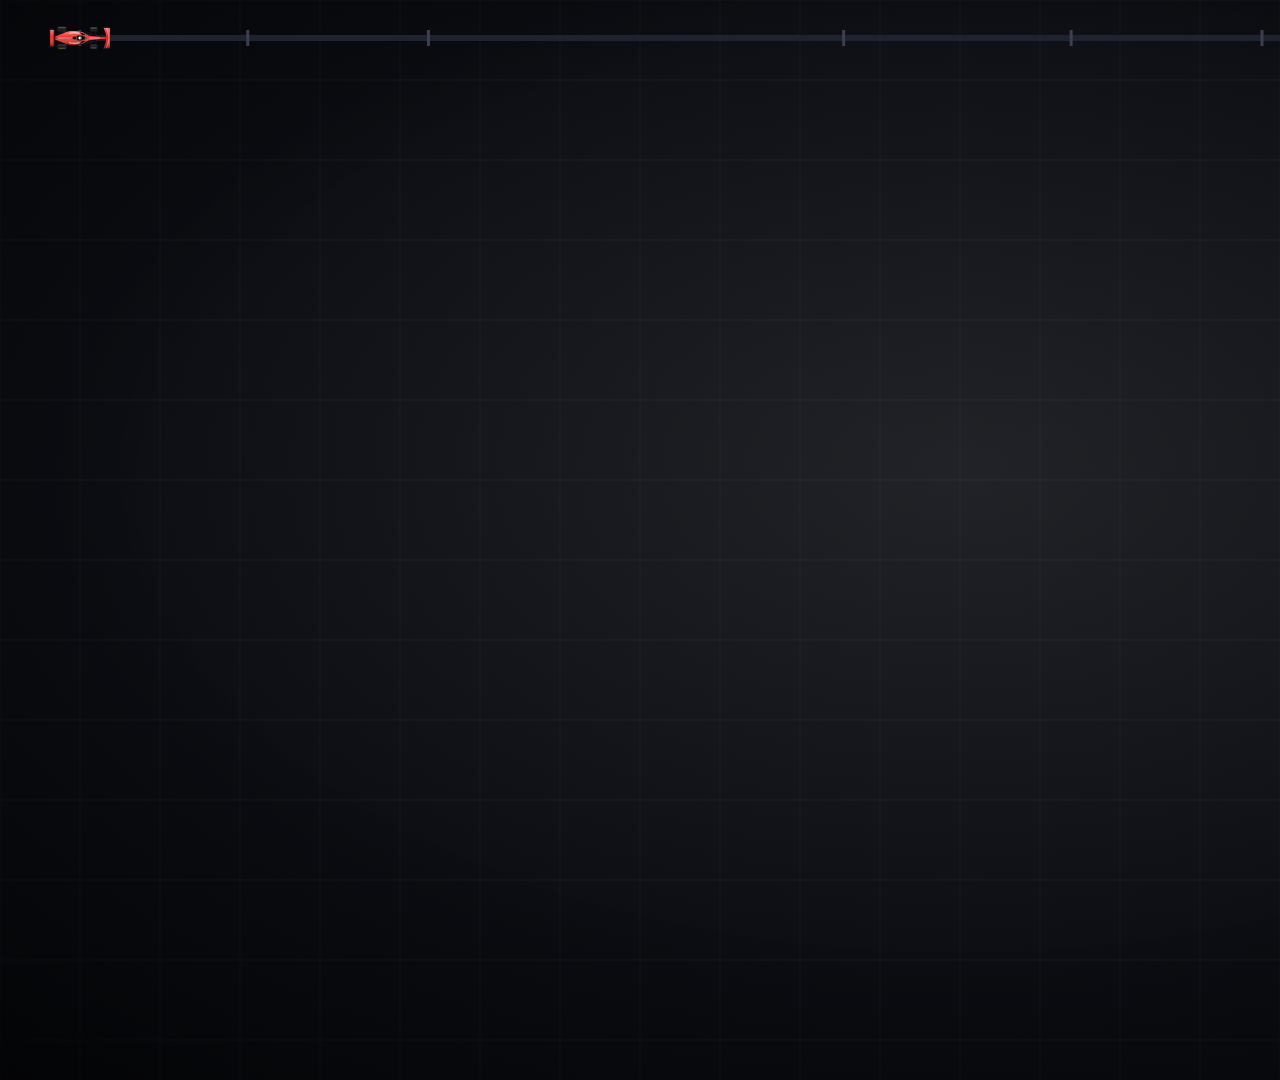
<file: video/escenas.html>
<!doctype html>
<html lang="es">
<head>
<meta charset="utf-8">
<title>Video del TP: ¿Piloto o auto?</title>
<style>
  html, body { margin: 0; width: 1920px; height: 1080px; overflow: hidden; background: #0B0D12; }
  svg { display: block; }
</style>
</head>
<body>
<svg id="v" width="1920" height="1080" viewBox="0 0 1920 1080" xmlns="http://www.w3.org/2000/svg"></svg>
<script src="../docs/js/auto.js"></script>
<script src="../docs/data/f1_data.js"></script>
<script src="tiempos.js"></script>
<script src="escenas.js"></script>
</body>
</html>
</file>
<file: docs/css/estilos.css>
/* Concepto: gráfica de transmisión de F1 de noche. Asfalto oscuro, torre de tiempos,
   y los colores de sector del cronometraje (morado = récord, verde = mejora, amarillo = atención).
   Diseño de un solo tema (oscuro) a propósito. */
:root {
  --asfalto: #0d0f14;
  --pista: #151922;
  --pista-2: #1c2130;
  --linea: #2a3142;
  --tiza: #eef0f5;
  --niebla: #8d96aa;
  --rojo: #e10600;
  --rojo-luz: #ff2a1f;
  --morado: #b44be1;
  --verde: #2bd46b;
  --amarillo: #f5c518;
  --celeste: #5ac8fa;

  --f-display: "Saira Condensed", "Arial Narrow", "Roboto Condensed", sans-serif;
  --f-texto: "Titillium Web", "Segoe UI", Roboto, Helvetica, Arial, sans-serif;
  --f-tiempo: "Share Tech Mono", ui-monospace, "SFMono-Regular", Menlo, Consolas, monospace;

  --ancho: 1180px;
  --radio: 6px;
  color-scheme: dark;
}

* { box-sizing: border-box; }
html { scroll-behavior: smooth; }
@media (prefers-reduced-motion: reduce) { html { scroll-behavior: auto; } }

body {
  margin: 0;
  background: var(--asfalto);
  color: var(--tiza);
  font-family: var(--f-texto);
  font-size: 17px;
  line-height: 1.55;
  overflow-x: hidden;
}
body::before {
  content: ""; position: fixed; inset: 0 0 auto; height: env(safe-area-inset-top, 0px);
  z-index: 60; background: var(--asfalto);
}

a { color: var(--celeste); }
a:focus-visible, button:focus-visible, select:focus-visible { outline: 2px solid var(--amarillo); outline-offset: 2px; }

.envoltura {
  max-width: var(--ancho);
  margin: 0 auto;
  padding-left: max(16px, env(safe-area-inset-left, 0px));
  padding-right: max(16px, env(safe-area-inset-right, 0px));
}

h1, h2, h3 { font-family: var(--f-display); font-weight: 800; text-wrap: balance; line-height: 1; margin: 0; }
h2 { font-size: clamp(2.2rem, 5vw, 3.6rem); text-transform: uppercase; letter-spacing: .01em; font-style: italic; }
h3 { font-size: 1.5rem; text-transform: uppercase; font-style: italic; }
p { margin: 0; max-width: 65ch; }
.etiqueta {
  font-family: var(--f-tiempo); font-size: .8rem; letter-spacing: .14em; text-transform: uppercase; color: var(--niebla);
}
.num { font-family: var(--f-tiempo); font-variant-numeric: tabular-nums; }

/* ---------- Barra superior ---------- */
.barra {
  position: sticky; top: env(safe-area-inset-top, 0px); z-index: 50;
  background: color-mix(in srgb, var(--asfalto) 88%, transparent);
  backdrop-filter: blur(8px);
  border-bottom: 1px solid var(--linea);
}
.barra .envoltura { display: flex; align-items: center; gap: 20px; height: 52px; }
.barra .marca { display: flex; align-items: center; gap: 10px; font-family: var(--f-display); font-weight: 800; font-style: italic; font-size: 1.15rem; text-transform: uppercase; color: var(--tiza); text-decoration: none; white-space: nowrap; }
.barra .marca svg { width: 44px; height: 22px; color: var(--rojo); }
.barra nav { display: flex; gap: 4px; overflow-x: auto; scrollbar-width: none; min-width: 0; }
.barra nav a {
  color: var(--niebla); text-decoration: none; font-family: var(--f-tiempo); font-size: .78rem; letter-spacing: .08em;
  text-transform: uppercase; padding: 6px 10px; border-radius: 3px; white-space: nowrap;
}
.barra nav a:hover, .barra nav a.activo { color: var(--tiza); background: var(--pista-2); }
.progreso { position: absolute; left: 0; bottom: -1px; height: 2px; width: 100%; background: var(--rojo); transform-origin: left; transform: scaleX(0); }

/* ---------- Largada (luces) ---------- */
.largada {
  position: fixed; inset: 0; z-index: 100; display: none;
  background: radial-gradient(ellipse at center, #15100f 0%, #050506 70%);
  align-items: center; justify-content: center; flex-direction: column; gap: 36px;
  padding: 24px max(16px, env(safe-area-inset-right, 0px)) 24px max(16px, env(safe-area-inset-left, 0px));
}
.js-largada .largada { display: flex; }
.largada.fuera { opacity: 0; transform: scale(1.04); transition: opacity .6s ease, transform .6s ease; pointer-events: none; }
.luces { display: flex; gap: clamp(8px, 2.5vw, 22px); }
.columna-luz {
  background: #0a0a0a; border: 2px solid #222; border-radius: 10px; padding: 10px;
  display: grid; gap: 10px; box-shadow: 0 10px 40px #000;
}
.foco { width: clamp(34px, 9vw, 64px); aspect-ratio: 1; max-width: 100%; border-radius: 50%; background: #2a0b0a; box-shadow: inset 0 0 12px #000; transition: background .08s, box-shadow .08s; }
.columna-luz.on .foco.rojo { background: radial-gradient(circle at 40% 35%, #ff8a80, var(--rojo-luz) 40%, #9a0400 100%); box-shadow: 0 0 30px var(--rojo-luz), 0 0 80px #ff2a1f66; }
.largada .leyenda { font-family: var(--f-display); font-style: italic; font-weight: 800; font-size: clamp(2.4rem, 9vw, 6rem); text-transform: uppercase; letter-spacing: .02em; min-height: 1.1em; }
.largada .saltar { background: none; border: 1px solid #444; color: #aaa; font-family: var(--f-tiempo); padding: 8px 16px; border-radius: 3px; cursor: pointer; text-transform: uppercase; letter-spacing: .1em; font-size: .75rem; }
.largada .saltar:hover { color: #fff; border-color: #888; }

/* ---------- Hero ---------- */
.hero { position: relative; overflow: hidden; border-bottom: 1px solid var(--linea); }
.hero canvas { position: absolute; inset: 0; width: 100%; height: 100%; opacity: .55; }
.hero .envoltura { position: relative; padding-block: clamp(48px, 8vw, 96px) 40px; display: grid; gap: 28px; }
.hero h1 {
  font-size: clamp(4.2rem, 15vw, 11.5rem); font-style: italic; text-transform: uppercase; letter-spacing: -.01em; line-height: .86;
}
.hero h1 .o { color: var(--niebla); font-size: .45em; vertical-align: .55em; margin: 0 .1em; }
.hero h1 .auto { color: transparent; -webkit-text-stroke: 2px var(--tiza); }
.hero .bajada { font-size: clamp(1.05rem, 2vw, 1.3rem); color: #c9cfdc; }
.hero .bajada b { color: var(--tiza); }

.balanza { display: grid; gap: 10px; max-width: 880px; }
.balanza .fila-et { display: flex; justify-content: space-between; font-family: var(--f-display); font-style: italic; font-weight: 800; text-transform: uppercase; font-size: clamp(1.4rem, 4vw, 2.4rem); line-height: 1; }
.balanza .fila-et span:last-child { color: var(--amarillo); }
.balanza .pista-barra { position: relative; height: 26px; background: var(--pista-2); border-radius: 3px; overflow: hidden; display: flex; }
.balanza .seg-auto { background: repeating-linear-gradient(135deg, var(--rojo) 0 14px, #b80500 14px 28px); width: 85.3%; transition: width 1.6s cubic-bezier(.2,.8,.2,1); }
.balanza .seg-piloto { background: var(--amarillo); flex: 1; }
.balanza .nota { font-size: .9rem; color: var(--niebla); }

.auto-hero { position: relative; height: 92px; }
.auto-hero svg { position: absolute; left: 0; top: 0; width: 240px; height: 92px; filter: drop-shadow(0 8px 14px #0008); }
.auto-hero.corre svg { animation: cruzar 1.6s cubic-bezier(.5,0,.3,1) forwards; }
@keyframes cruzar { from { transform: translateX(-260px); } to { transform: translateX(calc(min(100vw, var(--ancho)) - 290px)); } }
.auto-hero .estela { position: absolute; top: 44px; left: 0; height: 4px; width: 0; background: linear-gradient(90deg, transparent, var(--rojo)); }
.auto-hero.corre .estela { animation: estela 1.6s cubic-bezier(.5,0,.3,1) forwards; }
@keyframes estela { from { width: 0; opacity: 1; } 80% { opacity: 1; } to { width: calc(min(100vw, var(--ancho)) - 260px); opacity: .25; } }

/* ---------- Tablero de números ---------- */
.tablero { display: grid; grid-template-columns: repeat(auto-fit, minmax(150px, 1fr)); border-top: 1px solid var(--linea); }
.tablero > div { padding: 18px 16px; border-right: 1px solid var(--linea); display: grid; gap: 2px; }
.tablero .valor { font-family: var(--f-tiempo); font-size: clamp(1.8rem, 4vw, 2.6rem); line-height: 1; color: var(--tiza); }
.tablero .valor.morado { color: var(--morado); }
.tablero .valor.verde { color: var(--verde); }

/* ---------- Secciones ---------- */
section.bloque { padding-block: clamp(56px, 9vw, 110px); border-bottom: 1px solid var(--linea); scroll-margin-top: 52px; }
.cabeza { display: grid; gap: 14px; margin-bottom: 32px; }
.cabeza .vuelta { font-family: var(--f-tiempo); color: var(--rojo-luz); letter-spacing: .14em; font-size: .85rem; text-transform: uppercase; }
.cabeza p { color: #c3c9d6; }
.lectura { margin-top: 22px; padding: 16px 18px; border-left: 3px solid var(--amarillo); background: var(--pista); border-radius: 0 var(--radio) var(--radio) 0; color: #d3d8e3; max-width: 820px; }
.lectura b { color: var(--tiza); }

.controles { display: flex; flex-wrap: wrap; gap: 8px; align-items: center; margin-bottom: 18px; }
.boton {
  background: var(--pista-2); color: var(--tiza); border: 1px solid var(--linea); border-radius: 3px;
  padding: 7px 12px; font-family: var(--f-tiempo); font-size: .8rem; letter-spacing: .06em; text-transform: uppercase; cursor: pointer;
}
.boton:hover { border-color: var(--niebla); }
.boton[aria-pressed="true"] { background: var(--tiza); color: var(--asfalto); border-color: var(--tiza); }
.boton.rojo { background: var(--rojo); border-color: var(--rojo); color: #fff; }
select.boton { text-transform: none; font-family: var(--f-texto); font-size: .95rem; max-width: 100%; }

/* ---------- Torre de tiempos ---------- */
.torre-layout { display: grid; grid-template-columns: minmax(0, 1fr) 300px; gap: 28px; align-items: start; }
@media (max-width: 860px) { .torre-layout { grid-template-columns: minmax(0, 1fr); } }
.anios { display: flex; gap: 2px; overflow-x: auto; padding-bottom: 4px; scrollbar-width: thin; }
.anios button { flex: 1 0 auto; min-width: 44px; background: var(--pista); color: var(--niebla); border: 0; border-bottom: 3px solid transparent; padding: 8px 4px; font-family: var(--f-tiempo); font-size: .82rem; cursor: pointer; }
.anios button:hover { color: var(--tiza); }
.anios button[aria-pressed="true"] { color: var(--tiza); border-bottom-color: var(--rojo); background: var(--pista-2); }

.torre { position: relative; background: var(--pista); border: 1px solid var(--linea); border-radius: var(--radio); overflow: hidden; }
.torre .encab { display: grid; grid-template-columns: 38px 6px 30px minmax(0,1fr) 90px 92px; gap: 10px; padding: 8px 12px; font-family: var(--f-tiempo); font-size: .7rem; color: var(--niebla); letter-spacing: .1em; text-transform: uppercase; border-bottom: 1px solid var(--linea); }
.torre .filas { position: relative; }
.torre .fila {
  position: absolute; left: 0; right: 0; height: 34px;
  display: grid; grid-template-columns: 38px 6px 30px minmax(0,1fr) 90px 92px; gap: 10px; align-items: center; padding: 0 12px;
  transition: transform .9s cubic-bezier(.3,.9,.3,1), opacity .5s;
  border-bottom: 1px solid #ffffff08;
}
.torre .fila:nth-child(odd) { background: #ffffff04; }
.torre .fila.atenuada { opacity: .25; }
.torre .fila .p { font-family: var(--f-tiempo); color: var(--niebla); text-align: right; }
.torre .fila .franja { height: 22px; border-radius: 1px; }
.torre .fila .quien { min-width: 0; display: flex; gap: 8px; align-items: baseline; white-space: nowrap; overflow: hidden; }
.torre .fila .cod { font-family: var(--f-display); font-weight: 800; font-size: 1.15rem; font-style: italic; letter-spacing: .03em; }
.torre .fila .nom { color: var(--niebla); font-size: .85rem; overflow: hidden; text-overflow: ellipsis; }
.torre .fila .pos { font-family: var(--f-tiempo); text-align: right; }
.torre .fila .vs { font-family: var(--f-tiempo); text-align: right; font-size: .85rem; }
.vs.adelante { color: var(--verde); }
.vs.atras { color: #ff6b6b; }
@media (max-width: 520px) {
  .torre .encab, .torre .fila { grid-template-columns: 26px 5px 24px minmax(0,1fr) 58px 62px; gap: 6px; padding: 0 8px; }
  .torre .encab { padding: 8px; }
  .torre .fila .nom { display: none; }
}
.panel-anio { display: grid; gap: 16px; position: sticky; top: 72px; }
.panel-anio .grande { font-family: var(--f-display); font-style: italic; font-weight: 800; font-size: 5.5rem; line-height: .9; }
.panel-anio .dato { background: var(--pista); border: 1px solid var(--linea); border-radius: var(--radio); padding: 14px 16px; display: grid; gap: 4px; }
.panel-anio .dato .num { font-size: 1.9rem; line-height: 1; }
.panel-anio .era { display: inline-block; font-family: var(--f-tiempo); font-size: .75rem; letter-spacing: .1em; text-transform: uppercase; padding: 3px 8px; border-radius: 2px; background: var(--pista-2); color: var(--amarillo); }

/* ---------- Logos y chapas ---------- */
.logo { display: inline-block; vertical-align: middle; flex: none; }
.chapa { display: inline-grid; place-items: center; min-width: 26px; height: 18px; padding: 0 4px; border-radius: 2px; font-family: var(--f-display); font-weight: 800; font-style: italic; font-size: .72rem; letter-spacing: .02em; line-height: 1; flex: none; }

/* ---------- Gráficos ---------- */
.grafico { position: relative; width: 100%; }
.grafico svg { display: block; width: 100%; height: auto; overflow: visible; }
.grafico .eje text { fill: var(--niebla); font-family: var(--f-tiempo); font-size: 11px; }
.grafico .eje line, .grafico .eje path { stroke: var(--linea); }
.grafico .grilla line { stroke: #ffffff10; }
.grafico .titulo-eje { fill: var(--niebla); font-family: var(--f-texto); font-size: 12px; }
.tooltip {
  position: absolute; pointer-events: none; z-index: 5; background: #0a0c10f0; border: 1px solid var(--linea); border-radius: 4px;
  padding: 8px 10px; font-size: .85rem; line-height: 1.35; opacity: 0; transition: opacity .15s; max-width: 260px;
}
.tooltip.visible { opacity: 1; }
.tooltip .t { font-family: var(--f-display); font-style: italic; font-weight: 800; font-size: 1.05rem; text-transform: uppercase; }
.leyenda-graf { display: flex; flex-wrap: wrap; gap: 18px; font-size: .9rem; color: #c3c9d6; margin-bottom: 8px; }
.leyenda-graf i { display: inline-block; width: 22px; height: 3px; vertical-align: middle; margin-right: 6px; border-radius: 2px; }

/* ---------- Duelos ---------- */
.duelos { display: grid; gap: 6px; }
.duelo {
  display: grid; grid-template-columns: 32px 46px minmax(0, 210px) minmax(0, 1fr) 118px; gap: 12px; align-items: center;
  padding: 6px 10px; background: var(--pista); border-radius: 3px;
}
.duelo .bandera { font-size: 1.25rem; text-align: center; }
.duelo .cod { font-family: var(--f-display); font-weight: 800; font-style: italic; font-size: 1.3rem; }
.duelo .nombre { min-width: 0; display: flex; flex-direction: column; line-height: 1.2; }
.duelo .nombre b { font-weight: 600; white-space: nowrap; overflow: hidden; text-overflow: ellipsis; }
.duelo .equipos { display: flex; gap: 5px; align-items: center; margin-top: 3px; }
.duelo .riel { position: relative; height: 16px; background: var(--pista-2); border-radius: 2px; }
.duelo .relleno { position: absolute; inset: 0 auto 0 0; border-radius: 2px; transition: width 1s cubic-bezier(.2,.8,.2,1); }
.duelo .mitad { position: absolute; top: -4px; bottom: -4px; left: 50%; width: 0; border-left: 1px dashed var(--niebla); }
.duelo .pct { font-family: var(--f-tiempo); text-align: right; font-size: .95rem; white-space: nowrap; }
.duelo .pct small { color: var(--niebla); display: block; font-size: .72rem; white-space: normal; }
@media (max-width: 640px) {
  .duelo { grid-template-columns: 26px 40px minmax(0, 1fr) 70px; row-gap: 6px; }
  .duelo .riel { grid-column: 1 / -1; grid-row: 2; }
  .duelo .cod { font-size: 1.1rem; }
}

/* ---------- Dispersión ---------- */
.filtros-equipo { display: flex; flex-wrap: wrap; gap: 6px; margin-bottom: 14px; }
.filtros-equipo button { display: inline-flex; align-items: center; gap: 6px; background: var(--pista); border: 1px solid var(--linea); color: var(--tiza); border-radius: 20px; padding: 4px 10px 4px 6px; font-size: .82rem; cursor: pointer; font-family: var(--f-texto); }
.filtros-equipo button[aria-pressed="true"] { border-color: var(--tiza); background: var(--pista-2); }
.dispersion-layout { display: grid; grid-template-columns: minmax(0, 1fr) 260px; gap: 28px; align-items: center; }
@media (max-width: 860px) { .dispersion-layout { grid-template-columns: minmax(0, 1fr); } }
.r-grande { font-family: var(--f-tiempo); font-size: clamp(4rem, 10vw, 6.5rem); line-height: .9; color: var(--morado); }

/* ---------- Simulador ---------- */
.simulador { background: var(--pista); border: 1px solid var(--linea); border-radius: var(--radio); padding: clamp(16px, 3vw, 28px); display: grid; gap: 22px; }
.sim-controles { display: grid; grid-template-columns: repeat(auto-fit, minmax(220px, 1fr)); gap: 14px; }
.sim-controles label { display: grid; gap: 6px; }
.presets { display: flex; flex-wrap: wrap; gap: 8px; }
.recta { position: relative; height: 150px; border-radius: 4px; background:
  linear-gradient(var(--pista-2), var(--pista-2)) padding-box; overflow: hidden; }
.recta .marcas { position: absolute; inset: auto 0 0 0; height: 26px; display: flex; justify-content: space-between; padding: 0 14px; font-family: var(--f-tiempo); font-size: .72rem; color: var(--niebla); align-items: center; border-top: 1px solid var(--linea); }
.recta .carril { position: absolute; left: 0; right: 0; height: 52px; }
.recta .carril.a { top: 10px; }
.recta .carril.b { top: 64px; }
.recta .coche { position: absolute; top: 2px; width: 120px; height: 46px; transform: translateX(-50%); transition: left 1.2s cubic-bezier(.3,.9,.3,1); }
.recta .coche svg { width: 100%; height: 100%; transform: scaleX(-1); } /* P1 está a la izquierda: el auto mira hacia la punta */
.recta .rotulo { position: absolute; top: 14px; font-family: var(--f-tiempo); font-size: .75rem; color: var(--niebla); white-space: nowrap; transition: left 1.2s cubic-bezier(.3,.9,.3,1); }
.veredicto { font-size: clamp(1.1rem, 2.4vw, 1.4rem); line-height: 1.4; max-width: 70ch; }
.veredicto b { font-family: var(--f-display); font-style: italic; font-size: 1.25em; text-transform: uppercase; }
.sim-cifras { display: grid; grid-template-columns: repeat(3, minmax(0, 1fr)); gap: 12px; }
.sim-cifras > div { background: var(--pista-2); border-radius: 4px; padding: 12px 14px; display: grid; gap: 2px; }
.sim-cifras .num { font-size: clamp(1.4rem, 4vw, 2.2rem); line-height: 1; }
@media (max-width: 520px) { .recta .rotulo { display: none; } }
@media (max-width: 520px) { .sim-cifras { grid-template-columns: minmax(0, 1fr); } }

/* ---------- Conclusión ---------- */
.hallazgos { display: grid; grid-template-columns: repeat(auto-fit, minmax(240px, 1fr)); gap: 1px; background: var(--linea); border: 1px solid var(--linea); border-radius: var(--radio); overflow: hidden; }
.hallazgos > div { background: var(--pista); padding: 22px 20px; display: grid; gap: 10px; align-content: start; }
.hallazgos .cifra { font-family: var(--f-tiempo); font-size: 2.6rem; line-height: 1; }
.hallazgos p { color: #c9cfdc; font-size: .98rem; }
.limites { margin-top: 36px; display: grid; gap: 10px; color: #c3c9d6; max-width: 820px; }
.limites ul { margin: 0; padding-left: 20px; display: grid; gap: 6px; }

footer { padding-block: 40px 60px; color: var(--niebla); font-size: .9rem; }
footer .envoltura { display: grid; gap: 12px; }
footer code { font-family: var(--f-tiempo); background: var(--pista); padding: 2px 6px; border-radius: 3px; color: var(--tiza); }

/* Aparición suave: el contenido es visible por defecto; solo se anima si JS marca .por-entrar */
.por-entrar { opacity: 0; transform: translateY(18px); }
.entro { opacity: 1; transform: none; transition: opacity .8s ease, transform .8s ease; }

@media (prefers-reduced-motion: reduce) {
  *, *::before, *::after { animation: none !important; transition: none !important; }
}

/* ---------- Vuelta 0: los datos ---------- */
.sub { font-size: clamp(1.3rem, 2.6vw, 1.7rem); margin-bottom: 14px; }
.texto { color: #c3c9d6; margin-bottom: 14px; }
.texto b { color: var(--tiza); }
.mono { font-family: var(--f-tiempo); font-size: .92em; color: var(--tiza); background: var(--pista-2); padding: 0 5px; border-radius: 2px; }
.definiciones { display: grid; grid-template-columns: repeat(auto-fit, minmax(260px, 1fr)); gap: 12px; margin-bottom: 44px; }
.definiciones > div { background: var(--pista); border-left: 3px solid var(--celeste); padding: 14px 16px; border-radius: 0 var(--radio) var(--radio) 0; display: grid; gap: 6px; }
.definiciones p { color: #d3d8e3; font-size: .97rem; }
.tablas { display: grid; grid-template-columns: repeat(auto-fit, minmax(170px, 1fr)); gap: 1px; background: var(--linea); border: 1px solid var(--linea); border-radius: var(--radio); overflow: hidden; margin-bottom: 48px; }
.tablas > div { background: var(--pista); padding: 16px; display: grid; gap: 6px; align-content: start; }
.tablas .nom { font-family: var(--f-tiempo); color: var(--amarillo); font-size: .95rem; }
.tablas .dim { font-family: var(--f-tiempo); font-size: 1.6rem; line-height: 1; }
.tablas .dim small { font-size: .55em; color: var(--niebla); }
.tablas p { font-size: .85rem; color: var(--niebla); line-height: 1.4; }
.filtro-layout, .carreras-layout { display: grid; grid-template-columns: minmax(0, 1.1fr) minmax(0, 1fr); gap: 36px; align-items: start; }
@media (max-width: 860px) { .filtro-layout, .carreras-layout { grid-template-columns: minmax(0, 1fr); } }
.embudo { display: grid; gap: 8px; }
.embudo .barra-emb { display: flex; height: 34px; border-radius: 3px; overflow: hidden; background: var(--pista-2); }
.embudo .si { background: var(--verde); transition: width 1.4s cubic-bezier(.2,.8,.2,1); }
.embudo .no { background: repeating-linear-gradient(135deg, #ff6b6b 0 8px, #c94f4f 8px 16px); flex: 1; }
.embudo .cifras { display: flex; justify-content: space-between; gap: 12px; flex-wrap: wrap; font-family: var(--f-tiempo); }
.embudo .cifras b { font-size: 1.6rem; display: block; line-height: 1.1; }
.motivos { display: grid; gap: 4px; }
.motivo { display: grid; grid-template-columns: 130px minmax(0, 1fr) 44px; gap: 10px; align-items: center; font-size: .88rem; }
.motivo .rielm { height: 10px; background: var(--pista-2); border-radius: 2px; overflow: hidden; }
.motivo .rielm span { display: block; height: 100%; background: #ff6b6b; }
.motivo .n { font-family: var(--f-tiempo); text-align: right; color: var(--niebla); }
.atipico { margin-top: 24px; background: var(--pista); border: 1px solid var(--linea); border-radius: var(--radio); padding: 16px 18px; display: grid; gap: 8px; }
.atipico .cara { display: flex; align-items: center; gap: 12px; }
.atipico .cara .cod { font-family: var(--f-display); font-weight: 800; font-style: italic; font-size: 2rem; color: var(--morado); }
.atipico p { color: #c3c9d6; font-size: .95rem; }
.tablas-finales { display: grid; grid-template-columns: repeat(auto-fit, minmax(300px, 1fr)); gap: 16px; }
.tabla-final { background: var(--pista); border: 1px solid var(--linea); border-radius: var(--radio); padding: 18px; display: grid; gap: 10px; align-content: start; min-width: 0; }
.tf-cab { display: flex; justify-content: space-between; align-items: baseline; gap: 10px; flex-wrap: wrap; }
.tf-cab .mono { font-size: 1.05rem; color: var(--amarillo); }
.columnas { display: flex; flex-wrap: wrap; gap: 5px; }
.col { font-family: var(--f-tiempo); font-size: .76rem; padding: 3px 7px; border-radius: 2px; border: 1px solid var(--linea); }
.col.si { color: var(--tiza); background: var(--pista-2); }
.col.si.nueva { color: var(--verde); border-color: color-mix(in srgb, var(--verde) 50%, transparent); }
.col.no { color: var(--niebla); text-decoration: line-through; opacity: .7; }
.razones { margin: 4px 0 0; padding-left: 18px; display: grid; gap: 5px; color: #c3c9d6; font-size: .9rem; }
.razones b { color: var(--tiza); font-weight: 600; }
.leyenda-cols { display: flex; gap: 8px; margin-top: 12px; align-items: center; }

/* ---------- Marca de resultado provisorio ---------- */
.provisorio {
  display: inline-block; vertical-align: middle; margin-left: 8px; padding: 2px 8px; border-radius: 2px;
  font-family: var(--f-tiempo); font-size: .72rem; letter-spacing: .12em; text-transform: uppercase;
  color: var(--asfalto); background: var(--amarillo); line-height: 1.5;
}
.nota .provisorio { margin: 0 6px 0 0; }
.aviso-provisorio { background: repeating-linear-gradient(135deg, #f5c51814 0 18px, transparent 18px 36px); border-bottom: 1px solid var(--linea); }
.aviso-provisorio .envoltura { display: flex; gap: 14px; align-items: center; padding-block: 18px; flex-wrap: wrap; }
.aviso-provisorio .provisorio { margin: 0; }
.aviso-provisorio p { color: #d3d8e3; font-size: .95rem; min-width: 0; flex: 1 1 280px; }
</file>
